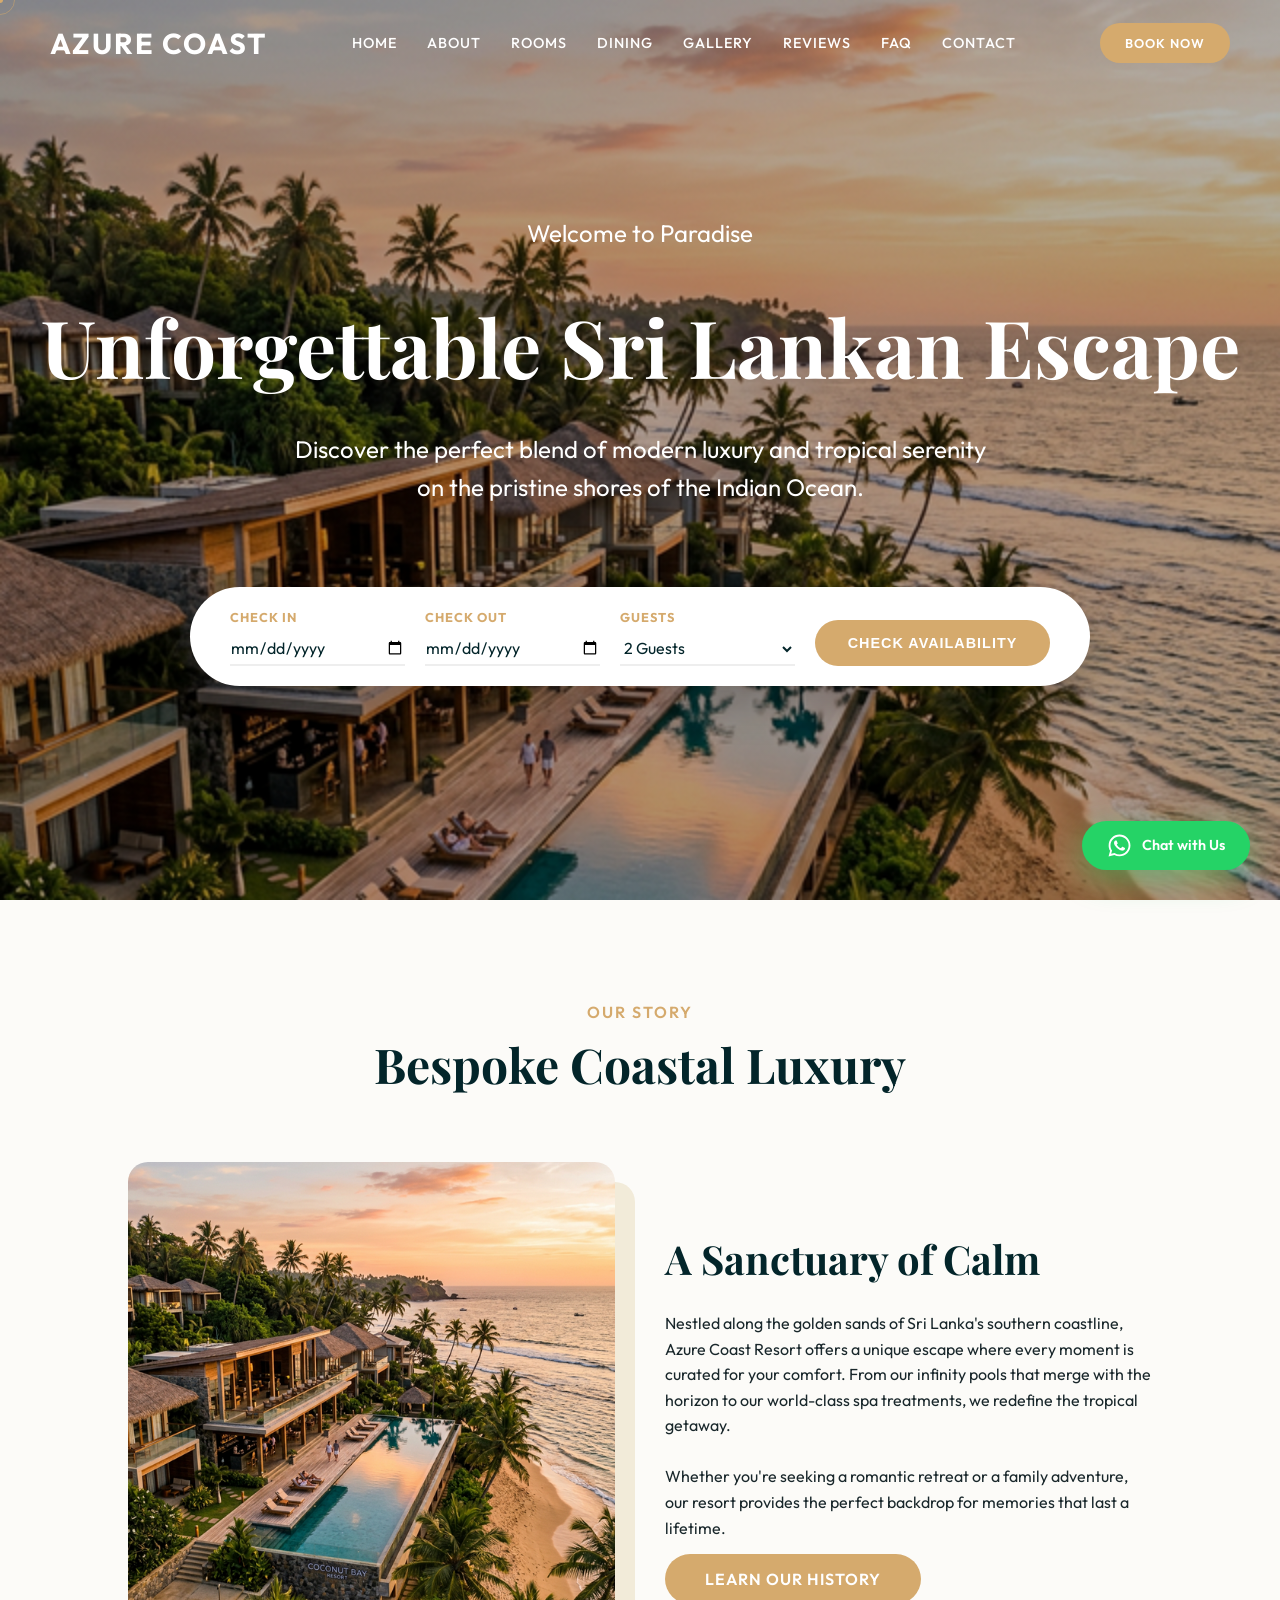
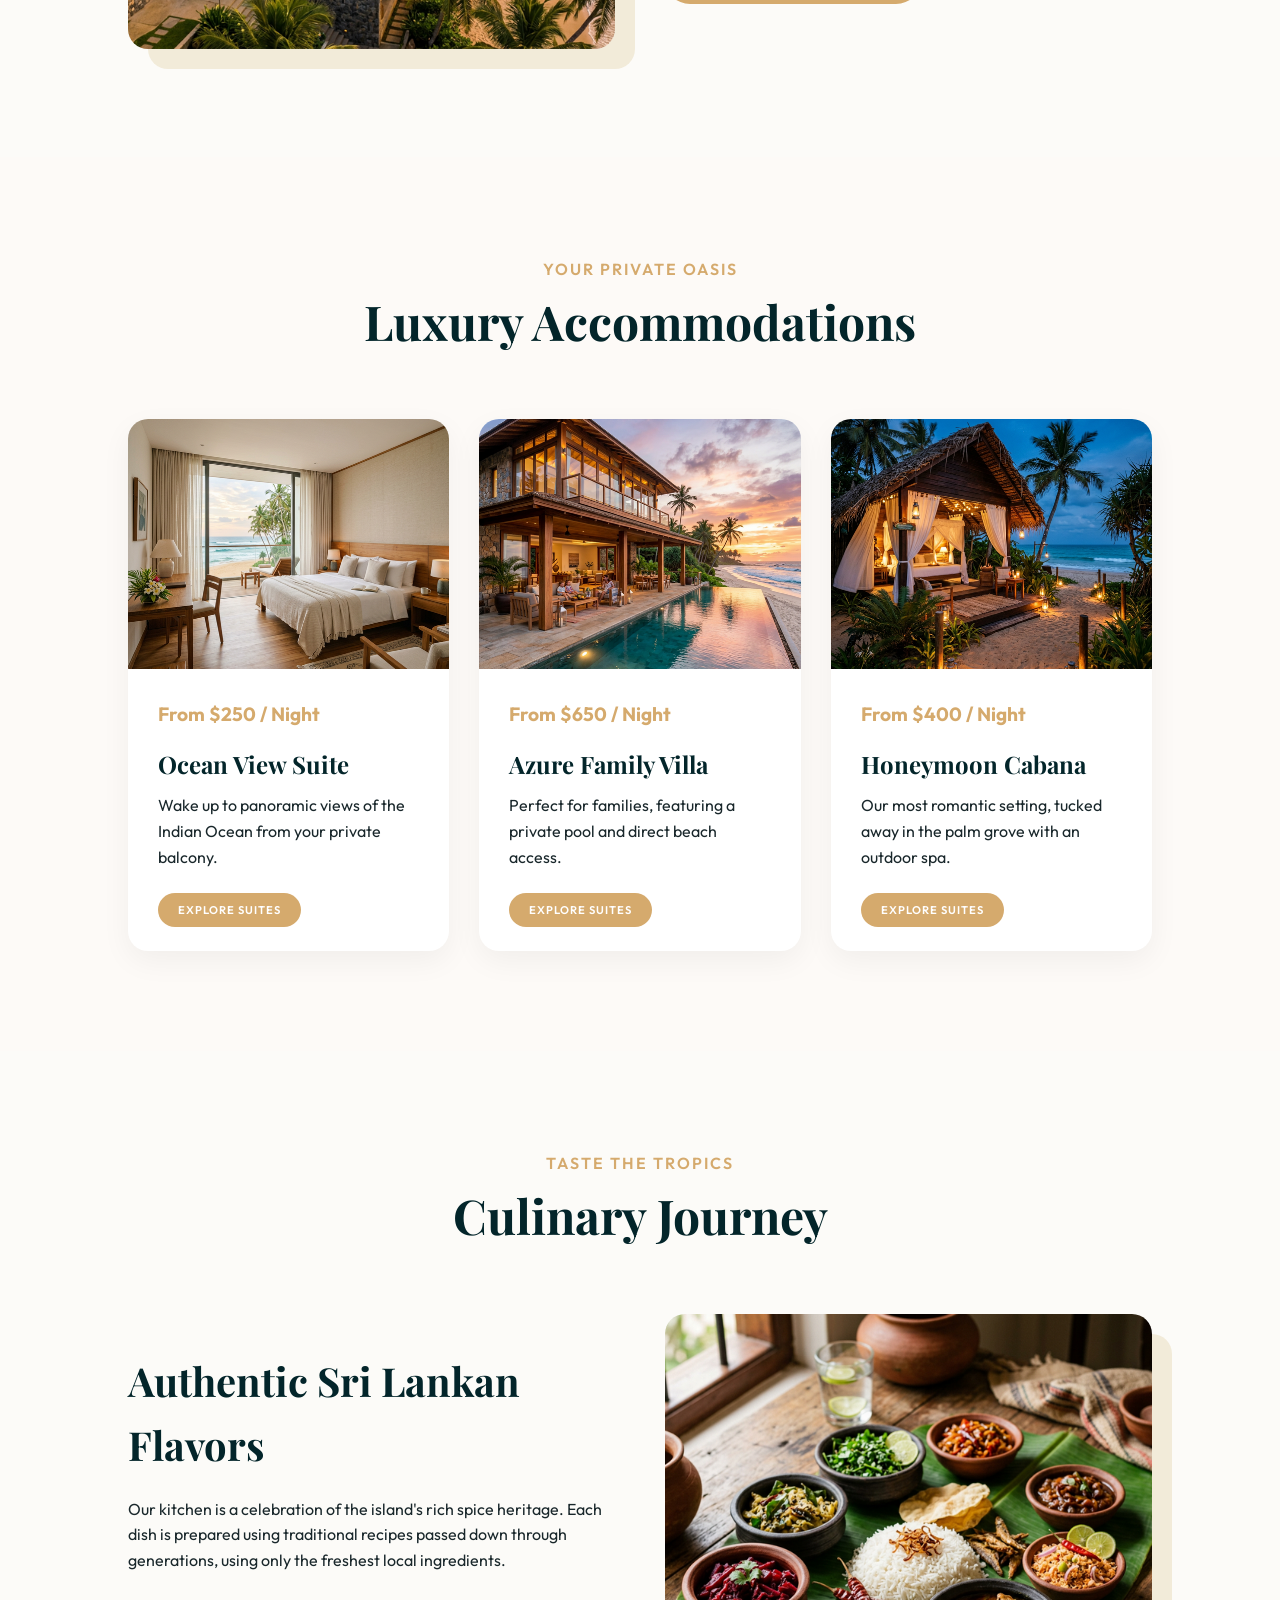
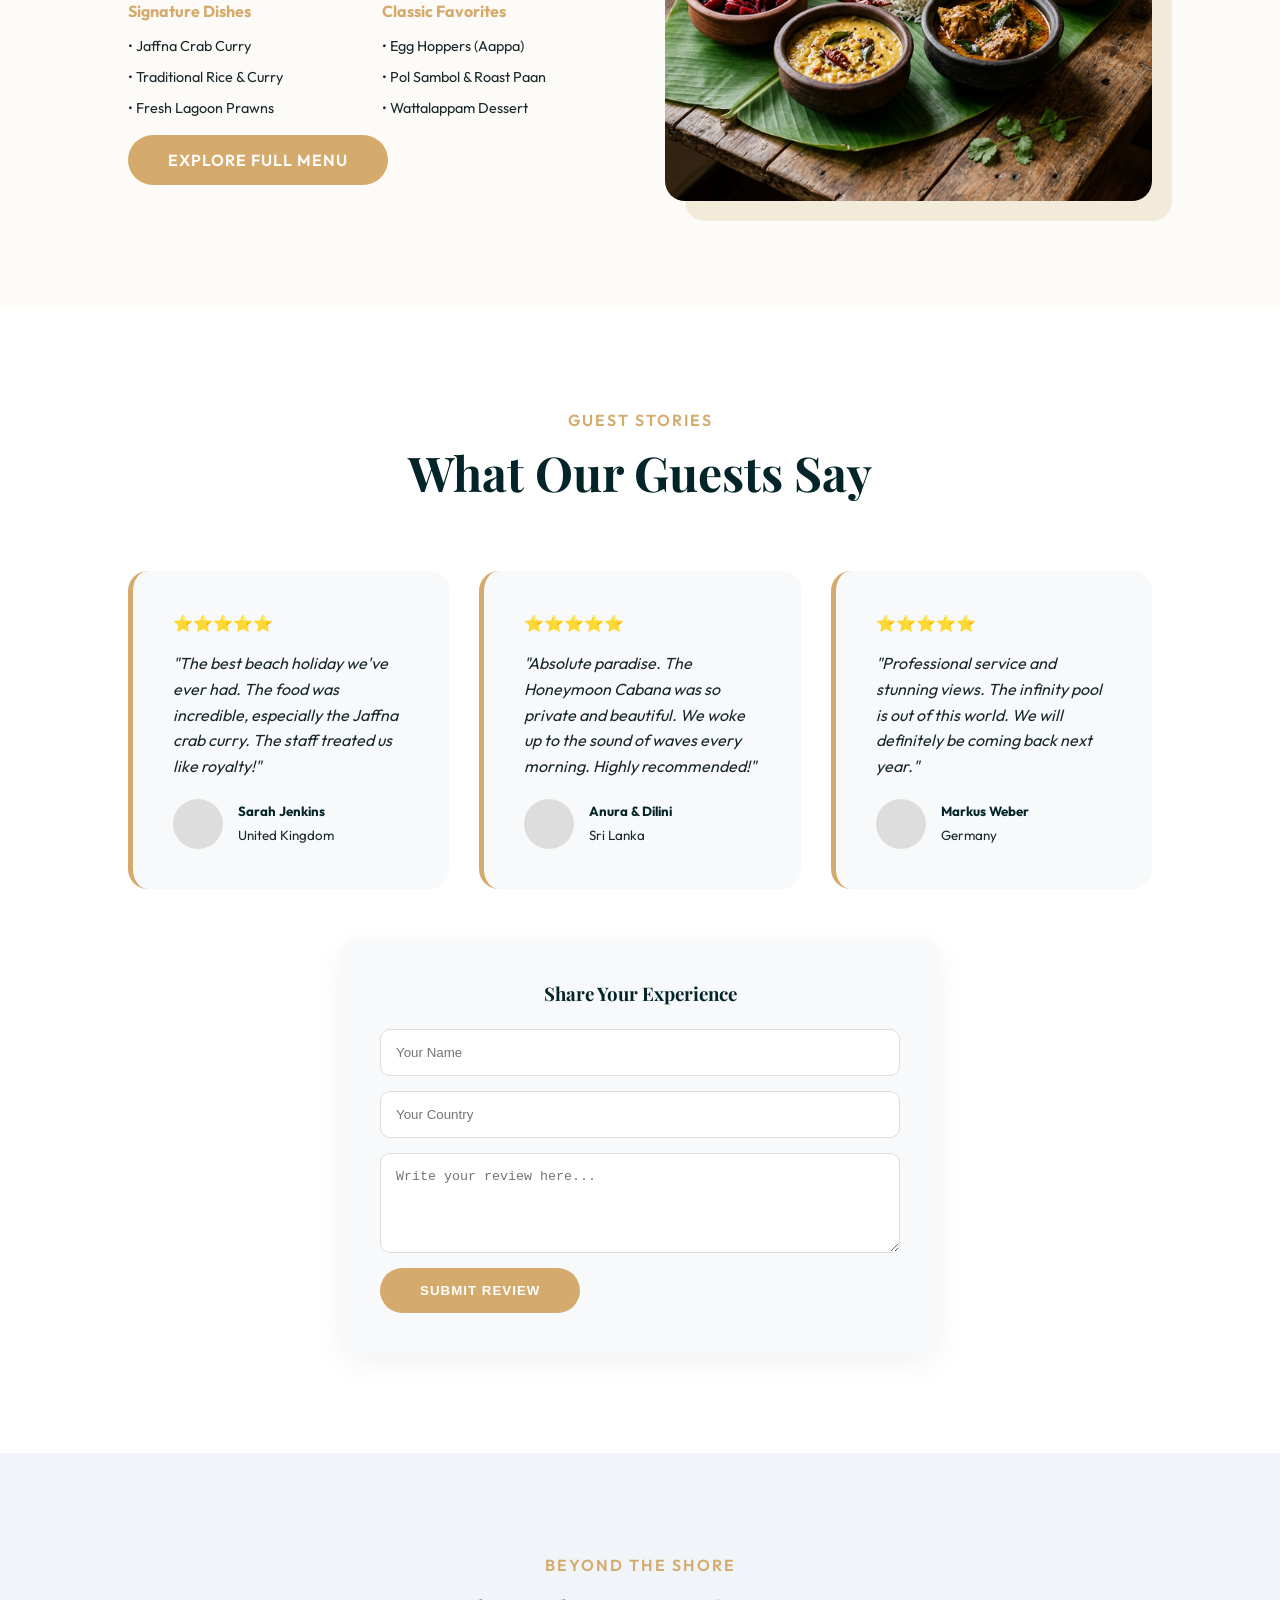
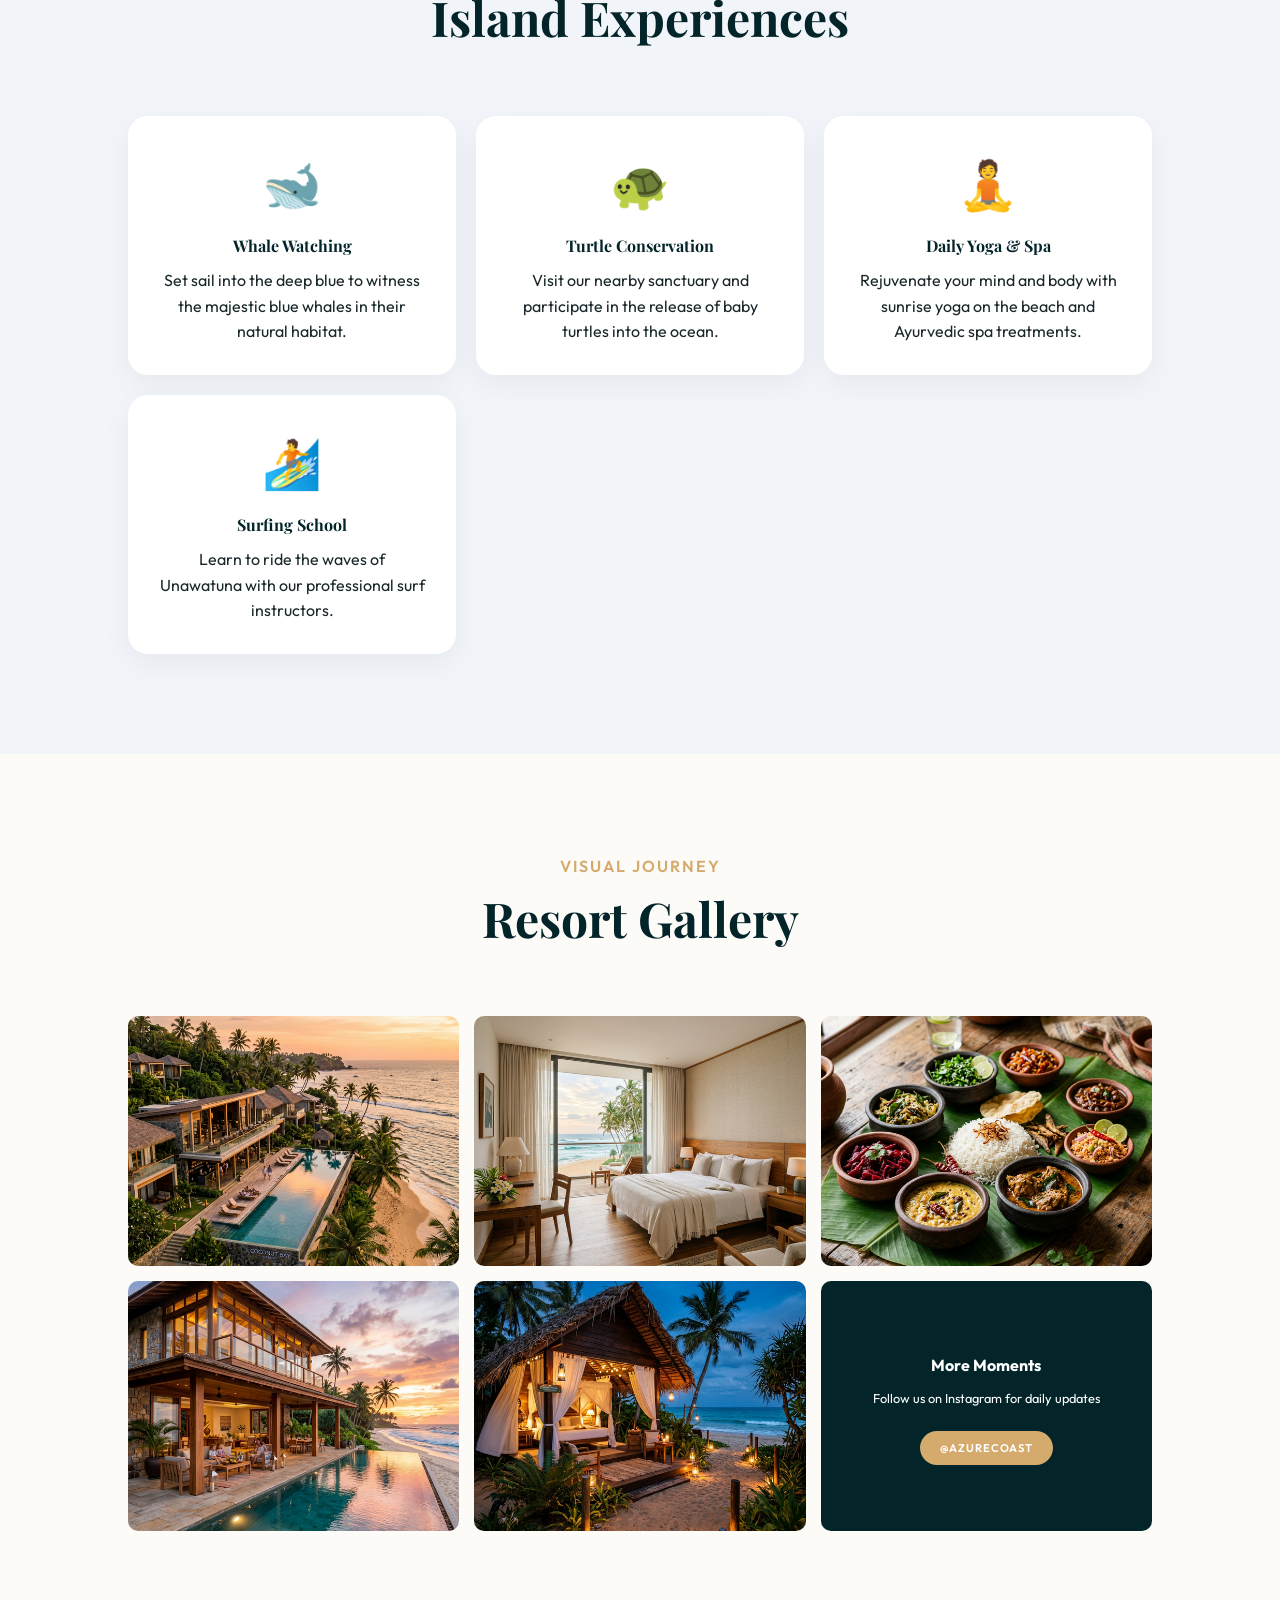
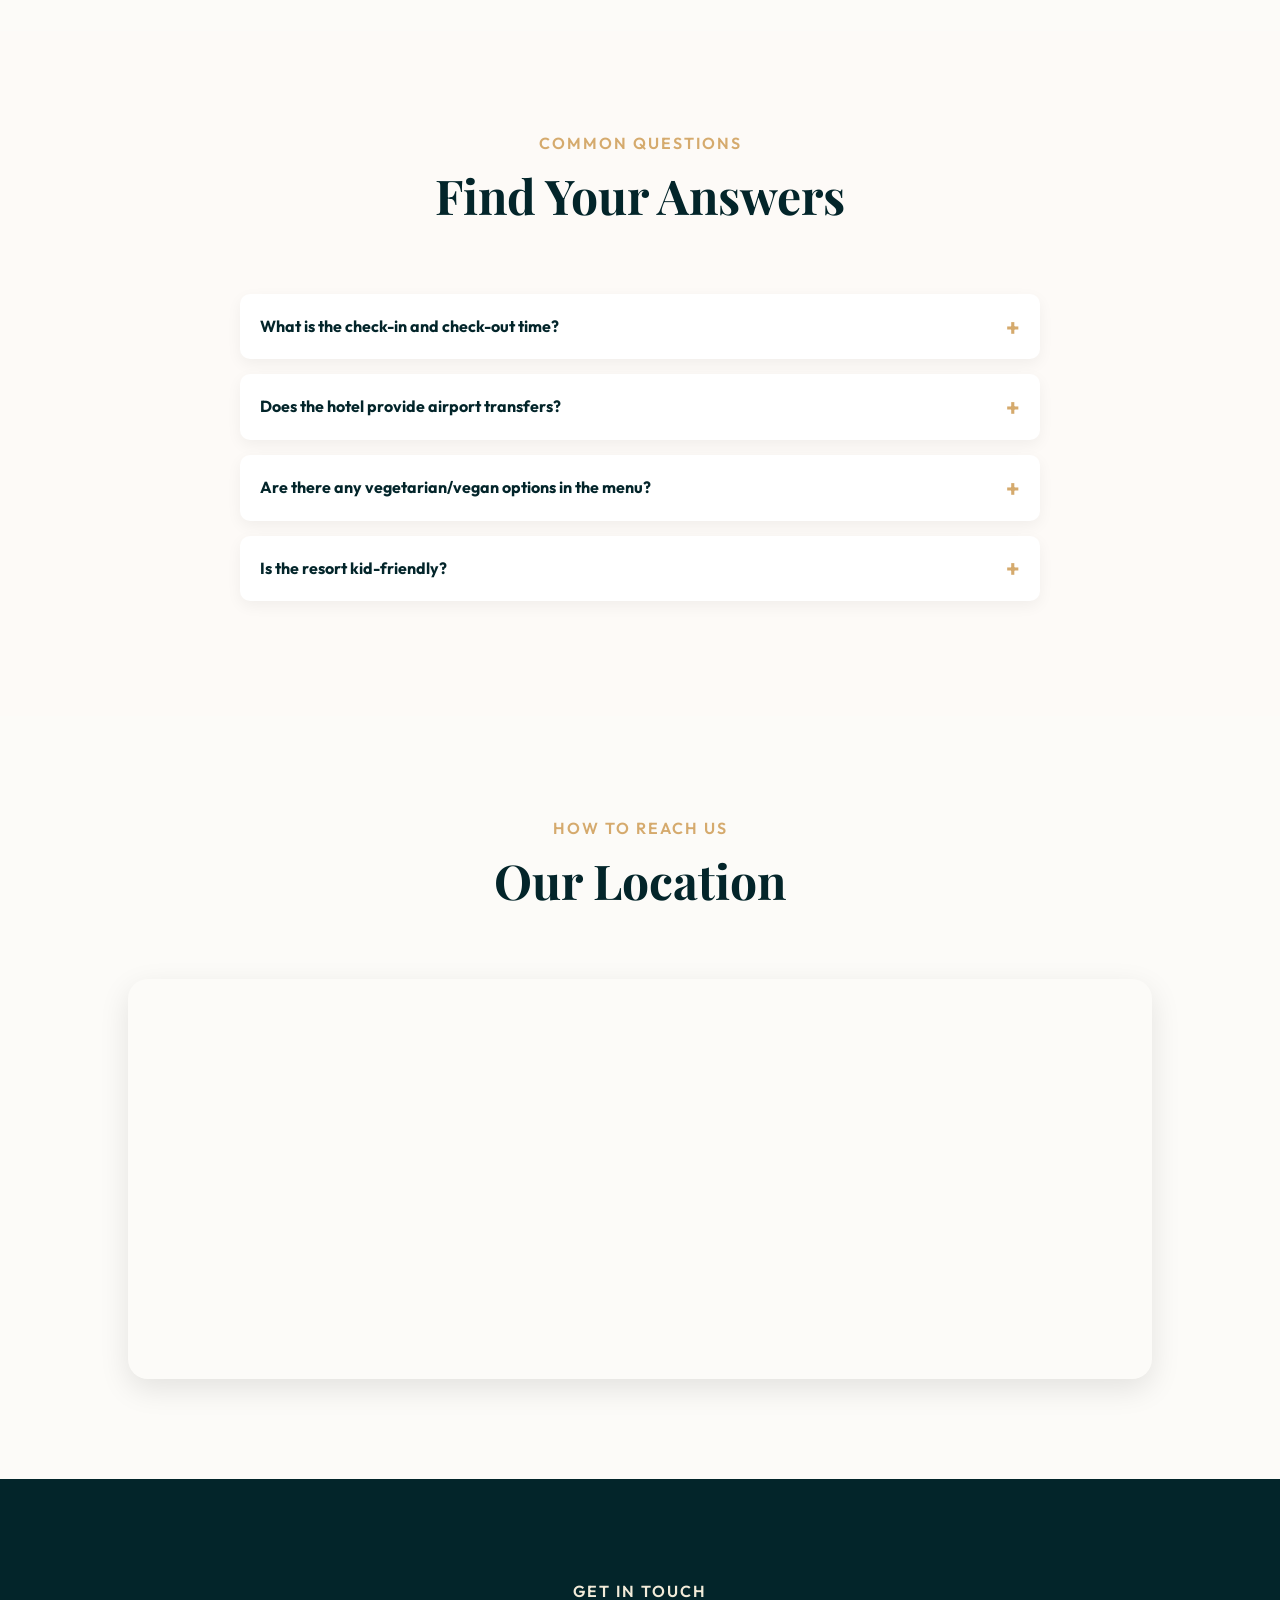
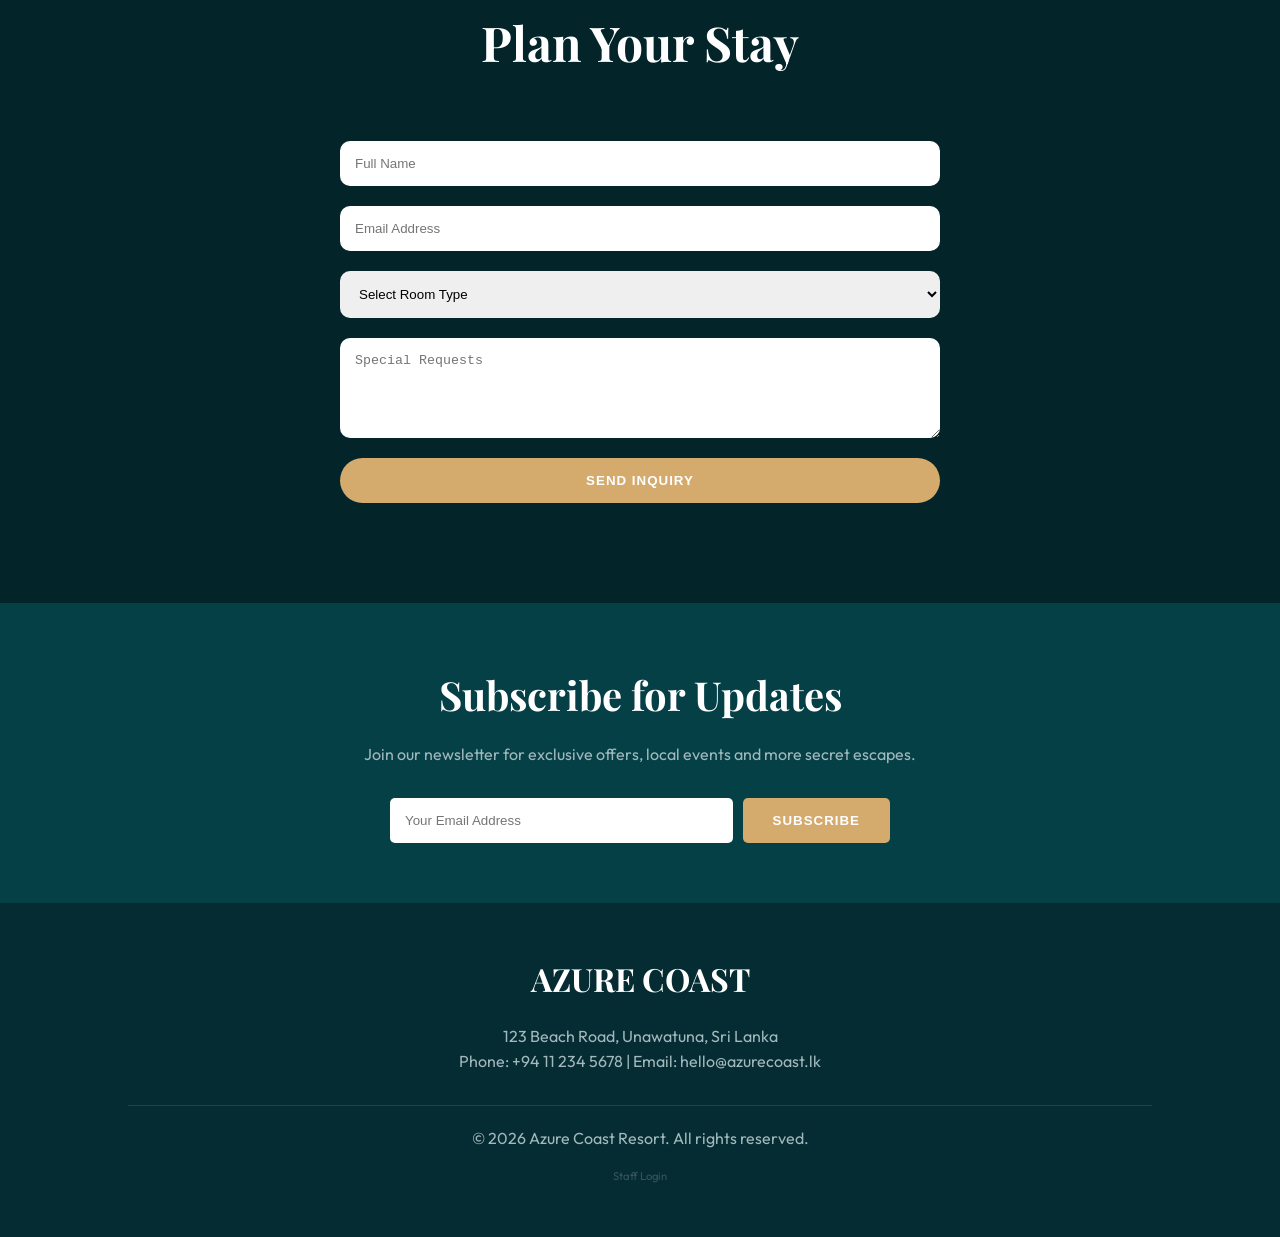
<file: index.html>
<!DOCTYPE html>
<html lang="en">

<head>
    <meta charset="UTF-8">
    <meta name="viewport" content="width=device-width, initial-scale=1.0">
    <title>Azure Coast Resort | Luxury Beach Hotel Sri Lanka | Best Resort in Unawatuna</title>
    <meta name="description"
        content="Experience ultimate luxury at Azure Coast Resort, a premier beach hotel in Sri Lanka. Stunning ocean views, fine dining, and world-class hospitality in Unawatuna. Book your dream vacation today.">
    <meta name="keywords"
        content="beach hotel Sri Lanka, luxury resort Unawatuna, Sri Lanka beach holiday, Azure Coast Resort, boutique hotel Sri Lanka, best hotel near Galle">
    <link rel="canonical" href="https://azurecoast.lk/index.html">

    <!-- Open Graph / Facebook -->
    <meta property="og:type" content="website">
    <meta property="og:url" content="https://azurecoast.lk/">
    <meta property="og:title" content="Azure Coast Resort | Luxury Beach Hotel Sri Lanka">
    <meta property="og:description"
        content="Experience ultimate luxury at Azure Coast Resort. Stunning ocean views, fine dining, and world-class hospitality in Unawatuna.">
    <meta property="og:image" content="https://azurecoast.lk/images/hero.png">

    <!-- Twitter -->
    <meta property="twitter:card" content="summary_large_image">
    <meta property="twitter:url" content="https://azurecoast.lk/">
    <meta property="twitter:title" content="Azure Coast Resort | Luxury Beach Hotel Sri Lanka">
    <meta property="twitter:description"
        content="Experience ultimate luxury at Azure Coast Resort. Stunning ocean views, fine dining, and world-class hospitality in Unawatuna.">
    <meta property="twitter:image" content="https://azurecoast.lk/images/hero.png">

    <link rel="stylesheet" href="css/index.css">

    <!-- Structured Data (JSON-LD) -->
    <script type="application/ld+json">
    {
      "@context": "https://schema.org",
      "@type": "Hotel",
      "name": "Azure Coast Resort",
      "description": "A premier luxury beach hotel in Unawatuna, Sri Lanka offering stunning ocean views and world-class dining.",
      "image": "https://azurecoast.lk/images/hero.png",
      "address": {
        "@type": "PostalAddress",
        "streetAddress": "123 Beach Road",
        "addressLocality": "Unawatuna",
        "addressRegion": "South",
        "postalCode": "80600",
        "addressCountry": "LK"
      },
      "geo": {
        "@type": "GeoCoordinates",
        "latitude": 6.0142,
        "longitude": 80.2486
      },
      "url": "https://azurecoast.lk",
      "telephone": "+94112345678",
      "starRating": {
        "@type": "Rating",
        "ratingValue": "5"
      }
    }
    </script>
</head>

<body>
    <!-- Premium Preloader -->
    <div id="preloader"
        style="position: fixed; top: 0; left: 0; width: 100%; height: 100%; background: var(--primary); z-index: 9999; display: flex; justify-content: center; align-items: center; transition: opacity 0.8s ease-out;">
        <div style="text-align: center;">
            <h2 class="serif"
                style="color: var(--secondary); font-size: 2.5rem; letter-spacing: 4px; animation: pulse 2s infinite;">
                AZURE COAST</h2>
            <div
                style="width: 50px; height: 2px; background: rgba(213, 170, 109, 0.3); margin: 20px auto; position: relative; overflow: hidden;">
                <div
                    style="position: absolute; top: 0; left: 0; height: 100%; width: 20px; background: var(--secondary); animation: slide 1.5s infinite ease-in-out;">
                </div>
            </div>
        </div>
    </div>

    <!-- Custom Cursor -->
    <div class="cursor-dot"></div>
    <div class="cursor-outline"></div>

    <nav id="navbar">
        <a href="index.html" class="logo">AZURE COAST</a>
        <ul class="nav-links">
            <li><a href="index.html">Home</a></li>
            <li><a href="index.html#about">About</a></li>
            <li><a href="rooms.html">Rooms</a></li>
            <li><a href="menu.html">Dining</a></li>
            <li><a href="index.html#gallery">Gallery</a></li>
            <li><a href="index.html#reviews">Reviews</a></li>
            <li><a href="index.html#faq">FAQ</a></li>
            <li><a href="index.html#contact">Contact</a></li>
        </ul>
        <div class="menu-btn">
            <span></span>
            <span></span>
            <span></span>
        </div>
        <a href="#contact" class="btn btn-primary" style="padding: 10px 25px; font-size: 0.8rem;">Book Now</a>
    </nav>

    <section id="home" class="hero">
        <p>Welcome to Paradise</p>
        <h1>Unforgettable Sri Lankan Escape</h1>
        <p>Discover the perfect blend of modern luxury and tropical serenity on the pristine shores of the Indian Ocean.
        </p>
        <!-- Famous Hotel Feature: Quick Booking Widget -->
        <div class="booking-widget-container">
            <form class="booking-widget" onsubmit="event.preventDefault(); alert('Redirecting to booking engine...');">
                <div class="booking-field">
                    <label>Check In</label>
                    <input type="date" required>
                </div>
                <div class="booking-field">
                    <label>Check Out</label>
                    <input type="date" required>
                </div>
                <div class="booking-field">
                    <label>Guests</label>
                    <select required>
                        <option value="1">1 Guest</option>
                        <option value="2" selected>2 Guests</option>
                        <option value="3">3 Guests</option>
                        <option value="4+">4+ Guests</option>
                    </select>
                </div>
                <button type="submit" class="btn btn-primary" style="padding: 15px 30px; font-size: 0.9rem;">Check
                    Availability</button>
            </form>
        </div>
    </section>

    <!-- Special Offers Section -->
    <section id="offers-section" style="background: white; display: none;">
        <div class="section-title">
            <h2>Exclusive Packages</h2>
            <p style="color:var(--secondary); font-weight:600; text-transform:uppercase; letter-spacing:2px;">Special
                deals for your perfect stay</p>
        </div>
        <div id="dynamic-offers"
            style="display: grid; grid-template-columns: repeat(auto-fit, minmax(300px, 1fr)); gap: 30px;">
            <!-- Offers loaded via JS -->
        </div>
    </section>

    <section id="about" class="reveal">
        <div class="section-title">
            <p>Our Story</p>
            <h2>Bespoke Coastal Luxury</h2>
        </div>
        <div class="about-grid">
            <div class="about-image reveal-left">
                <img src="images/hero.png" alt="Azure Coast Resort Exterior" class="hover-scale">
            </div>
            <div class="about-content reveal-right">
                <h3>A Sanctuary of Calm</h3>
                <p>Nestled along the golden sands of Sri Lanka's southern coastline, Azure Coast Resort offers a unique
                    escape where every moment is curated for your comfort. From our infinity pools that merge with the
                    horizon to our world-class spa treatments, we redefine the tropical getaway.</p>
                <br>
                <p>Whether you're seeking a romantic retreat or a family adventure, our resort provides the perfect
                    backdrop for memories that last a lifetime.</p>
                <br>
                <a href="#" class="btn btn-primary">Learn Our History</a>
            </div>
        </div>
    </section>

    <section id="rooms" class="reveal" style="background: #fdfaf7;">
        <div class="section-title">
            <p>Your Private Oasis</p>
            <h2>Luxury Accommodations</h2>
        </div>
        <div class="rooms-container" id="dynamic-rooms">
            <div class="room-card">
                <div class="room-img" style="background-image: url('images/suite.png');"></div>
                <div class="room-info">
                    <span class="room-price">From $250 / Night</span>
                    <h4>Ocean View Suite</h4>
                    <p>Wake up to panoramic views of the Indian Ocean from your private balcony.</p>
                    <br>
                    <a href="rooms.html" class="btn btn-primary" style="padding: 10px 20px; font-size: 0.7rem;">Explore
                        Suites</a>
                </div>
            </div>
            <div class="room-card">
                <div class="room-img" style="background-image: url('images/villa.png');"></div>
                <div class="room-info">
                    <span class="room-price">From $650 / Night</span>
                    <h4>Azure Family Villa</h4>
                    <p>Perfect for families, featuring a private pool and direct beach access.</p>
                    <br>
                    <a href="rooms.html" class="btn btn-primary" style="padding: 10px 20px; font-size: 0.7rem;">Explore
                        Suites</a>
                </div>
            </div>
            <div class="room-card">
                <div class="room-img" style="background-image: url('images/cabana.png');"></div>
                <div class="room-info">
                    <span class="room-price">From $400 / Night</span>
                    <h4>Honeymoon Cabana</h4>
                    <p>Our most romantic setting, tucked away in the palm grove with an outdoor spa.</p>
                    <br>
                    <a href="rooms.html" class="btn btn-primary" style="padding: 10px 20px; font-size: 0.7rem;">Explore
                        Suites</a>
                </div>
            </div>
        </div>
    </section>

    <section id="dining" class="reveal">
        <div class="section-title">
            <p>Taste the Tropics</p>
            <h2>Culinary Journey</h2>
        </div>
        <div class="about-grid">
            <div class="about-content reveal-left">
                <h3>Authentic Sri Lankan Flavors</h3>
                <p>Our kitchen is a celebration of the island's rich spice heritage. Each dish is prepared using
                    traditional recipes passed down through generations, using only the freshest local ingredients.</p>
                <br>
                <div class="dining-lists">
                    <div>
                        <h4 style="color: var(--secondary); margin-bottom: 10px;">Signature Dishes</h4>
                        <ul style="list-style: none; font-size: 0.9rem;">
                            <li style="margin-bottom: 8px;">• Jaffna Crab Curry</li>
                            <li style="margin-bottom: 8px;">• Traditional Rice & Curry</li>
                            <li style="margin-bottom: 8px;">• Fresh Lagoon Prawns</li>
                        </ul>
                    </div>
                    <div>
                        <h4 style="color: var(--secondary); margin-bottom: 10px;">Classic Favorites</h4>
                        <ul style="list-style: none; font-size: 0.9rem;">
                            <li style="margin-bottom: 8px;">• Egg Hoppers (Aappa)</li>
                            <li style="margin-bottom: 8px;">• Pol Sambol & Roast Paan</li>
                            <li style="margin-bottom: 8px;">• Wattalappam Dessert</li>
                        </ul>
                    </div>
                </div>
                <a href="menu.html" class="btn btn-primary">Explore Full Menu</a>
            </div>
            <div class="about-image reveal-right">
                <img src="images/food.png" alt="Traditional Sri Lankan Food" class="dining-img hover-scale">
            </div>
        </div>
    </section>

    <!-- Reviews Section -->
    <section id="reviews" class="reveal" style="background: #fff;">
        <div class="section-title">
            <p>Guest Stories</p>
            <h2>What Our Guests Say</h2>
        </div>
        <div id="dynamic-reviews"
            style="display: grid; grid-template-columns: repeat(auto-fit, minmax(300px, 1fr)); gap: 30px; margin-bottom: 50px;">
            <div
                style="background: #f8f9fa; padding: 40px; border-radius: 20px; border-left: 5px solid var(--secondary);">
                <div style="color: var(--secondary); margin-bottom: 15px;">⭐⭐⭐⭐⭐</div>
                <p style="font-style: italic; margin-bottom: 20px;">"The best beach holiday we've ever had. The food was
                    incredible, especially the Jaffna crab curry. The staff treated us like royalty!"</p>
                <div style="display: flex; align-items: center; gap: 15px;">
                    <div style="width: 50px; height: 50px; background: #ddd; border-radius: 50%;"></div>
                    <div>
                        <h5 style="color: var(--primary);">Sarah Jenkins</h5>
                        <small>United Kingdom</small>
                    </div>
                </div>
            </div>
            <div
                style="background: #f8f9fa; padding: 40px; border-radius: 20px; border-left: 5px solid var(--secondary);">
                <div style="color: var(--secondary); margin-bottom: 15px;">⭐⭐⭐⭐⭐</div>
                <p style="font-style: italic; margin-bottom: 20px;">"Absolute paradise. The Honeymoon Cabana was so
                    private and beautiful. We woke up to the sound of waves every morning. Highly recommended!"</p>
                <div style="display: flex; align-items: center; gap: 15px;">
                    <div style="width: 50px; height: 50px; background: #ddd; border-radius: 50%;"></div>
                    <div>
                        <h5 style="color: var(--primary);">Anura & Dilini</h5>
                        <small>Sri Lanka</small>
                    </div>
                </div>
            </div>
            <div
                style="background: #f8f9fa; padding: 40px; border-radius: 20px; border-left: 5px solid var(--secondary);">
                <div style="color: var(--secondary); margin-bottom: 15px;">⭐⭐⭐⭐⭐</div>
                <p style="font-style: italic; margin-bottom: 20px;">"Professional service and stunning views. The
                    infinity pool is out of this world. We will definitely be coming back next year."</p>
                <div style="display: flex; align-items: center; gap: 15px;">
                    <div style="width: 50px; height: 50px; background: #ddd; border-radius: 50%;"></div>
                    <div>
                        <h5 style="color: var(--primary);">Markus Weber</h5>
                        <small>Germany</small>
                    </div>
                </div>
            </div>
        </div>

        <div
            style="max-width: 600px; margin: 0 auto; background: #f8f9fa; padding: 40px; border-radius: 20px; box-shadow: 0 10px 30px rgba(0,0,0,0.05);">
            <h3 style="text-align: center; color: var(--primary); margin-bottom: 20px;">Share Your Experience</h3>
            <form id="review-form" style="display: flex; flex-direction: column; gap: 15px;">
                <input type="text" id="rev_name" placeholder="Your Name"
                    style="padding: 15px; border-radius: 10px; border: 1px solid #ddd;" required>
                <input type="text" id="rev_country" placeholder="Your Country"
                    style="padding: 15px; border-radius: 10px; border: 1px solid #ddd;" required>
                <textarea id="rev_text" placeholder="Write your review here..."
                    style="padding: 15px; border-radius: 10px; border: 1px solid #ddd; height: 100px;"
                    required></textarea>
                <button type="submit" class="btn btn-primary" style="align-self: flex-start;">Submit Review</button>
            </form>
        </div>
    </section>

    <section id="experiences" class="reveal" style="background: #f1f5f9;">
        <div class="section-title">
            <p>Beyond the Shore</p>
            <h2>Island Experiences</h2>
        </div>
        <div style="display: grid; grid-template-columns: repeat(auto-fit, minmax(250px, 1fr)); gap: 20px;">
            <div class="stagger-item"
                style="background: white; padding: 30px; border-radius: 20px; text-align: center; box-shadow: 0 10px 30px rgba(0,0,0,0.05);">
                <div class="float-element" style="font-size: 3rem; margin-bottom: 10px;">🐋</div>
                <h4 style="font-family: 'Playfair Display', serif; color: var(--primary); margin-bottom: 10px;">Whale
                    Watching</h4>
                <p>Set sail into the deep blue to witness the majestic blue whales in their natural habitat.</p>
            </div>
            <div class="stagger-item"
                style="background: white; padding: 30px; border-radius: 20px; text-align: center; box-shadow: 0 10px 30px rgba(0,0,0,0.05);">
                <div class="float-element" style="font-size: 3rem; margin-bottom: 10px;" style="animation-delay: 0.5s;">
                    🐢</div>
                <h4 style="font-family: 'Playfair Display', serif; color: var(--primary); margin-bottom: 10px;">Turtle
                    Conservation</h4>
                <p>Visit our nearby sanctuary and participate in the release of baby turtles into the ocean.</p>
            </div>
            <div class="stagger-item"
                style="background: white; padding: 30px; border-radius: 20px; text-align: center; box-shadow: 0 10px 30px rgba(0,0,0,0.05);">
                <div class="float-element" style="font-size: 3rem; margin-bottom: 10px;" style="animation-delay: 1s;">🧘
                </div>
                <h4 style="font-family: 'Playfair Display', serif; color: var(--primary); margin-bottom: 10px;">Daily
                    Yoga & Spa</h4>
                <p>Rejuvenate your mind and body with sunrise yoga on the beach and Ayurvedic spa treatments.</p>
            </div>
            <div class="stagger-item"
                style="background: white; padding: 30px; border-radius: 20px; text-align: center; box-shadow: 0 10px 30px rgba(0,0,0,0.05);">
                <div class="float-element" style="font-size: 3rem; margin-bottom: 10px;" style="animation-delay: 1.5s;">
                    🏄</div>
                <h4 style="font-family: 'Playfair Display', serif; color: var(--primary); margin-bottom: 10px;">Surfing
                    School</h4>
                <p>Learn to ride the waves of Unawatuna with our professional surf instructors.</p>
            </div>
        </div>
    </section>

    <section id="gallery" class="reveal">
        <div class="section-title">
            <p>Visual Journey</p>
            <h2>Resort Gallery</h2>
        </div>
        <div class="gallery-grid" id="dynamic-gallery">
            <div class="gallery-item"><img src="images/hero.png" alt="Azure Coast Resort Entrance"></div>
            <div class="gallery-item"><img src="images/suite.png" alt="Luxury Ocean View Suite Interior"></div>
            <div class="gallery-item"><img src="images/food.png" alt="Exquisite Dining Experience"></div>
            <div class="gallery-item"><img src="images/villa.png" alt="Family Villa with Private Pool"></div>
            <div class="gallery-item"><img src="images/cabana.png" alt="Honeymoon Cabana at Sunset"></div>
            <div class="gallery-item"
                style="background: var(--primary); display: flex; align-items: center; justify-content: center; border-radius: 10px; color: white; text-align: center; padding: 20px;">
                <div>
                    <h4 style="margin-bottom: 10px;">More Moments</h4>
                    <p style="font-size: 0.8rem;">Follow us on Instagram for daily updates</p>
                    <br>
                    <a href="#" class="btn btn-primary" style="padding: 10px 20px; font-size: 0.7rem;">@azurecoast</a>
                </div>
            </div>
        </div>
    </section>

    <section id="faq" class="reveal" style="background: #fdfaf7;">
        <div class="section-title">
            <p>Common Questions</p>
            <h2>Find Your Answers</h2>
        </div>
        <div class="faq-container" style="max-width: 800px; margin: 0 auto;">
            <div class="faq-item">
                <div class="faq-question">What is the check-in and check-out time?</div>
                <div class="faq-answer">Check-in time is from 2:00 PM, and check-out time is until 12:00 PM. Early
                    check-in or late check-out is subject to availability.</div>
            </div>
            <div class="faq-item">
                <div class="faq-question">Does the hotel provide airport transfers?</div>
                <div class="faq-answer">Yes, we provide luxury airport transfers from Bandaranaike International Airport
                    (BIA). Please contact us with your flight details to arrange a pickup.</div>
            </div>
            <div class="faq-item">
                <div class="faq-question">Are there any vegetarian/vegan options in the menu?</div>
                <div class="faq-answer">Absolutely! Our menu features a wide variety of authentic Sri Lankan vegetarian
                    and vegan dishes prepared with fresh local ingredients.</div>
            </div>
            <div class="faq-item">
                <div class="faq-question">Is the resort kid-friendly?</div>
                <div class="faq-answer">Yes, we are very family-oriented. Our Family Villa is perfect for kids, and we
                    offer a range of activities and kids' menus.</div>
            </div>
        </div>
    </section>

    <section id="location" class="reveal">
        <div class="section-title">
            <p>How to Reach Us</p>
            <h2>Our Location</h2>
        </div>
        <div class="map-container"
            style="border-radius: 20px; overflow: hidden; height: 400px; box-shadow: 0 10px 30px rgba(0,0,0,0.1);">
            <iframe
                src="https://www.google.com/maps/embed?pb=!1m18!1m12!1m3!1d15873.344403603417!2d80.24075459385966!3d6.014264654313271!2m3!1f0!2f0!3f0!3m2!1i1024!2i768!4f13.1!3m3!1m2!1s0x3ae172f3a61f52d9%3A0x6b499e19d20c58e4!2sUnawatuna%20Beach!5e0!3m2!1sen!2slk!4v1710594248542!5m2!1sen!2slk"
                width="100%" height="100%" style="border:0;" allowfullscreen="" loading="lazy"
                referrerpolicy="no-referrer-when-downgrade">
            </iframe>
        </div>
    </section>

    <section id="contact" class="reveal" style="background: var(--primary); color: white;">
        <div class="section-title">
            <p style="color: var(--accent);">Get In Touch</p>
            <h2 style="color: white;">Plan Your Stay</h2>
        </div>
        <div style="max-width: 600px; margin: 0 auto;">
            <form id="contact-form" style="display: flex; flex-direction: column; gap: 20px;">
                <input type="text" id="contact_name" placeholder="Full Name"
                    style="padding: 15px; border-radius: 10px; border: none;" required>
                <input type="email" id="contact_email" placeholder="Email Address"
                    style="padding: 15px; border-radius: 10px; border: none;" required>
                <select id="contact_room" style="padding: 15px; border-radius: 10px; border: none;">
                    <option value="">Select Room Type</option>
                    <option value="suite">Ocean View Suite</option>
                    <option value="penthouse">Panorama Penthouse</option>
                    <option value="deluxe">Garden Deluxe</option>
                </select>
                <textarea id="contact_message" placeholder="Special Requests"
                    style="padding: 15px; border-radius: 10px; border: none; height: 100px;"></textarea>
                <button type="submit" class="btn btn-primary">Send Inquiry</button>
            </form>
        </div>
    </section>

    <!-- Newsletter Section -->
    <section class="reveal" style="background: #064047; padding: 60px 10%; color: white; text-align: center;">
        <h2 style="font-family: 'Playfair Display', serif; font-size: 2.5rem; margin-bottom: 15px;">Subscribe for
            Updates</h2>
        <p style="color: #a1b8bc; margin-bottom: 30px;">Join our newsletter for exclusive offers, local events and more
            secret escapes.</p>
        <form id="newsletterForm"
            style="display: flex; justify-content: center; gap: 10px; max-width: 500px; margin: 0 auto; flex-wrap: wrap;">
            <input type="email" placeholder="Your Email Address" required
                style="flex-grow: 1; padding: 15px; border-radius: 5px; border: none; min-width: 250px;">
            <button type="submit" class="btn"
                style="background: var(--secondary); color: white; border: none; padding: 15px 30px; font-weight: bold; border-radius: 5px;">Subscribe</button>
        </form>
    </section>

    <footer style="padding: 50px 10%; background: #052c32; color: #a1b8bc; text-align: center;">
        <h3 class="serif" style="color: white; font-size: 2rem; margin-bottom: 20px;">AZURE COAST</h3>
        <p>123 Beach Road, Unawatuna, Sri Lanka</p>
        <p>Phone: +94 11 234 5678 | Email: hello@azurecoast.lk</p>
        <div style="margin-top: 30px; border-top: 1px solid rgba(255,255,255,0.1); padding-top: 20px;">
            <p>&copy; 2026 Azure Coast Resort. All rights reserved.</p>
            <p style="margin-top: 10px;"><a href="login.html"
                    style="color: rgba(255,255,255,0.2); text-decoration: none; font-size: 0.7rem;">Staff Login</a></p>
        </div>
    </footer>

    <!-- WhatsApp Floating Button -->
    <a href="https://wa.me/94112345678" class="whatsapp-btn" target="_blank" aria-label="Chat on WhatsApp">
        <svg viewBox="0 0 448 512" width="25" height="25" fill="white">
            <path
                d="M380.9 97.1C339 55.1 283.2 32 223.9 32c-122.4 0-222 99.6-222 222 0 39.1 10.2 77.3 29.6 111L0 480l117.7-30.9c32.4 17.7 68.9 27 106.1 27h.1c122.3 0 224.1-99.6 224.1-222 0-59.3-25.2-115-67.1-157zm-157 341.6c-33.2 0-65.7-8.9-94-25.7l-6.7-4-69.8 18.3L72 359.2l-4.4-7c-18.5-29.4-28.2-63.3-28.2-98.2 0-101.7 82.8-184.5 184.6-184.5 49.3 0 95.6 19.2 130.4 54.1 34.8 34.9 56.2 81.2 56.1 130.5 0 101.8-84.9 184.6-186.6 184.6zm101.2-138.2c-5.5-2.8-32.8-16.2-37.9-18-5.1-1.9-8.8-2.8-12.5 2.8-3.7 5.6-14.3 18-17.6 21.8-3.2 3.7-6.5 4.2-12 1.4-5.5-2.8-23.2-8.5-44.2-27.2-16.4-14.6-27.4-32.7-30.6-38.2-3.2-5.6-.3-8.6 2.5-11.3 2.5-2.5 5.6-6.5 8.3-9.7 2.8-3.3 3.7-5.6 5.5-9.3 1.8-3.7 .9-6.9-.5-9.7-1.4-2.8-12.5-30.1-17.1-41.2-4.5-10.8-9.1-9.3-12.5-9.5-3.2-.2-6.9-.2-10.6-.2-3.7 0-9.7 1.4-14.8 6.9-5.1 5.6-19.4 19-19.4 46.3 0 27.3 19.9 53.7 22.6 57.4 2.8 3.7 39.1 59.7 94.8 83.8 13.2 5.8 23.5 9.2 31.6 11.8 13.3 4.2 25.4 3.6 35 2.2 10.7-1.6 32.8-13.4 37.4-26.4 4.6-13 4.6-24.1 3.2-26.4-1.3-2.5-5-3.9-10.5-6.6z" />
        </svg>
        <span>Chat with Us</span>
    </a>

    <script src="js/index.js?v=3.0"></script>
</body>

</html>
</file>
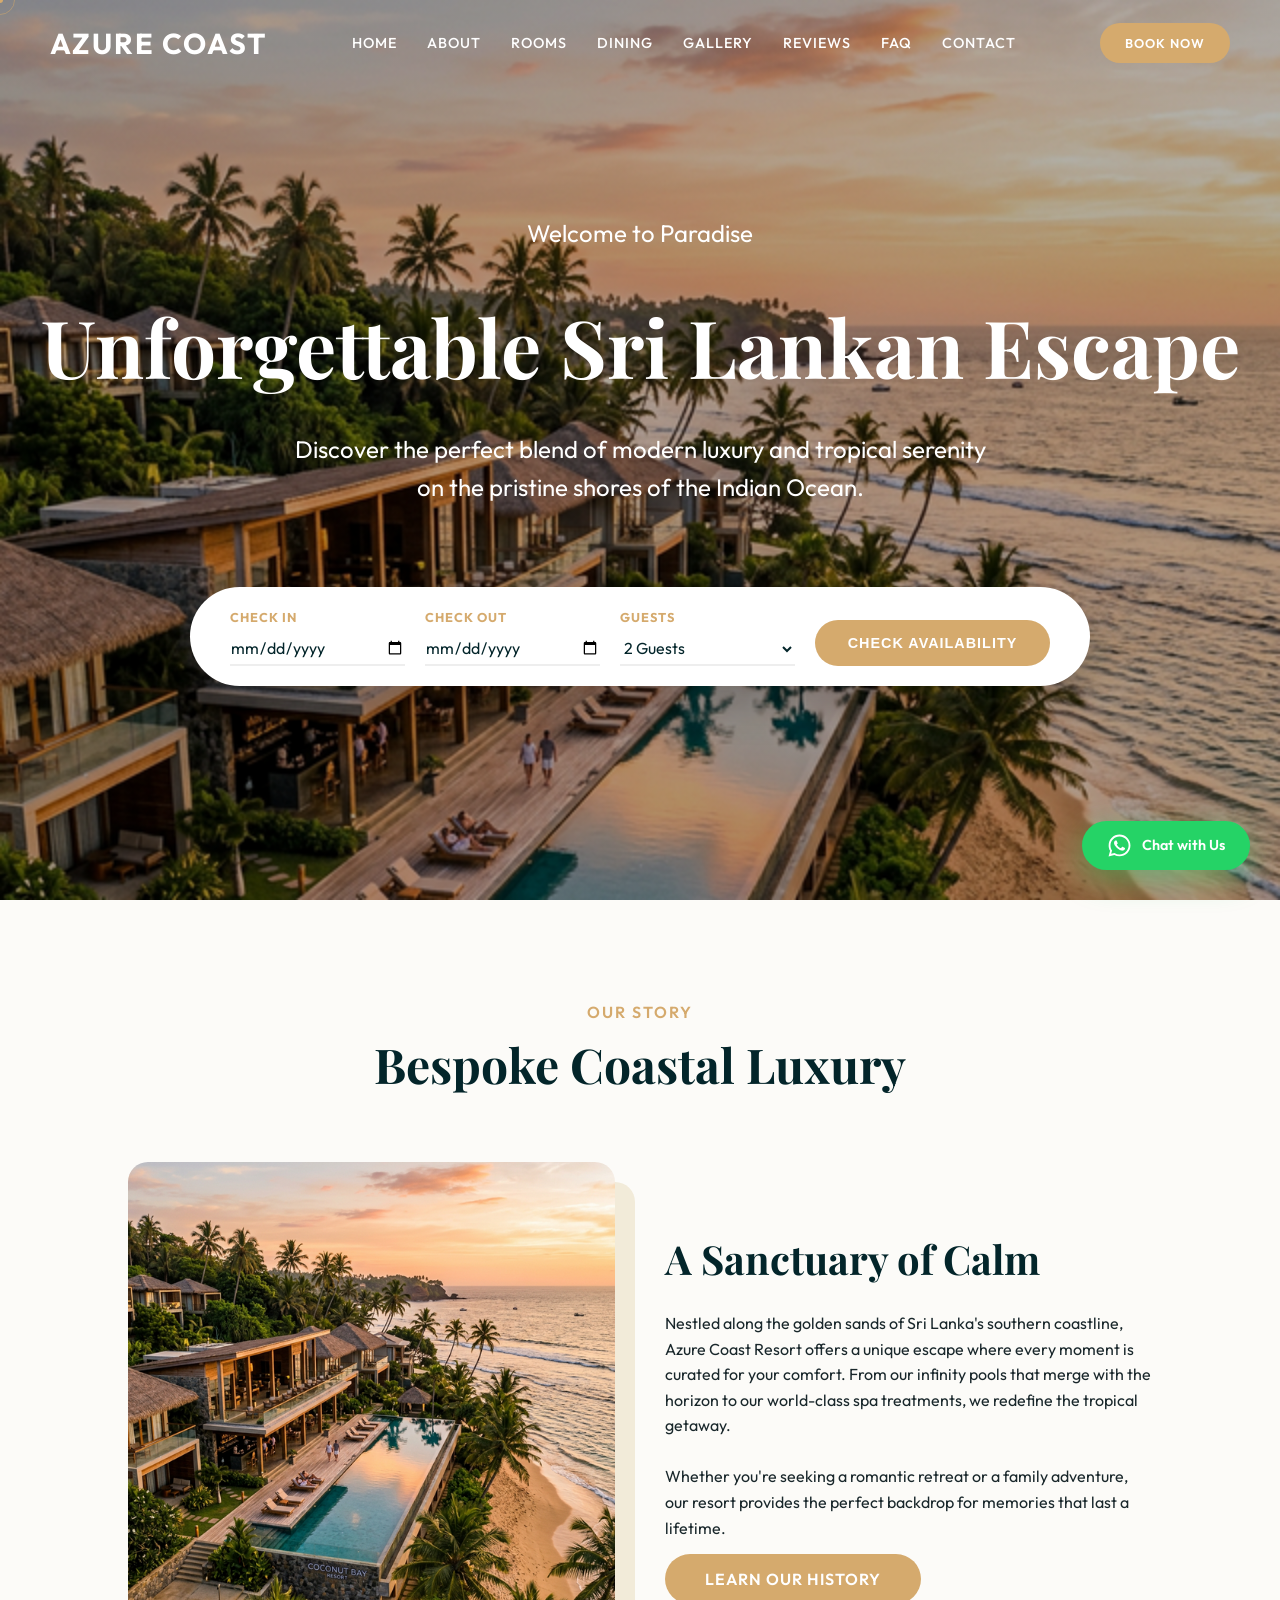
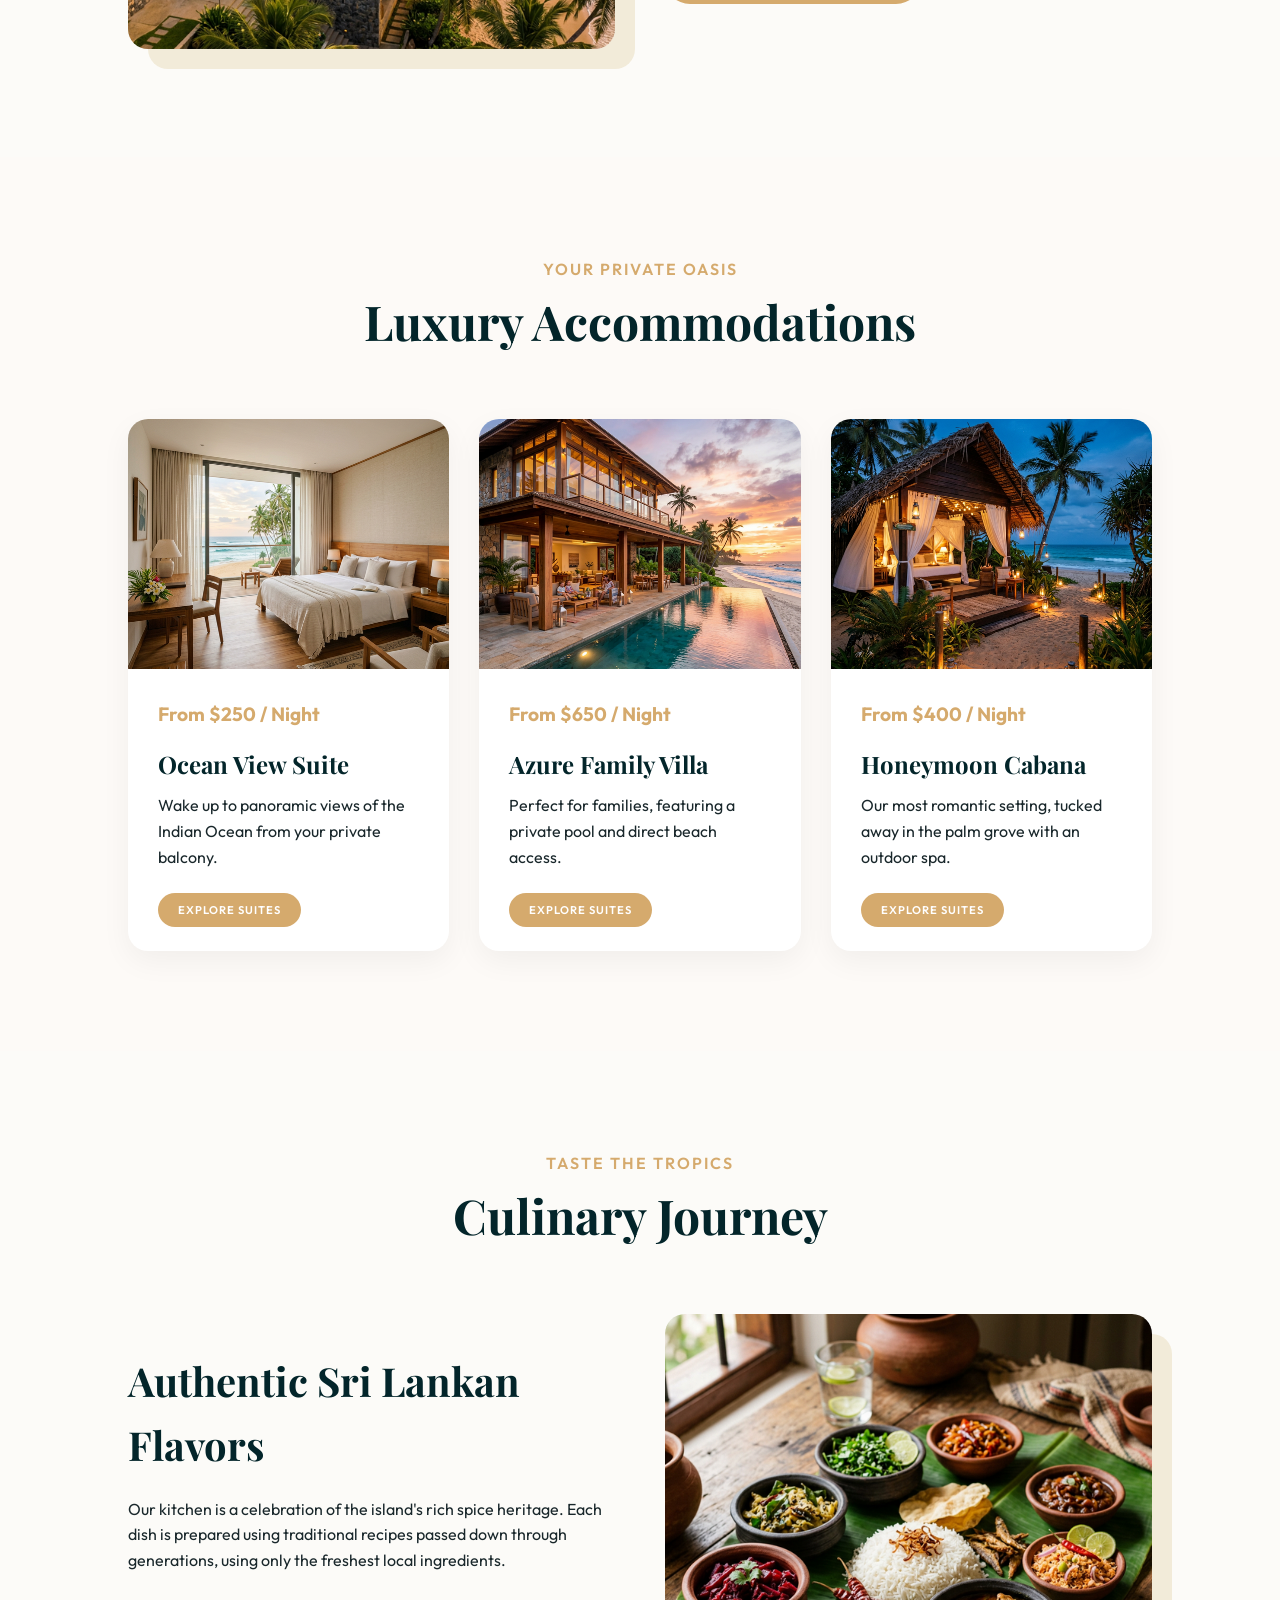
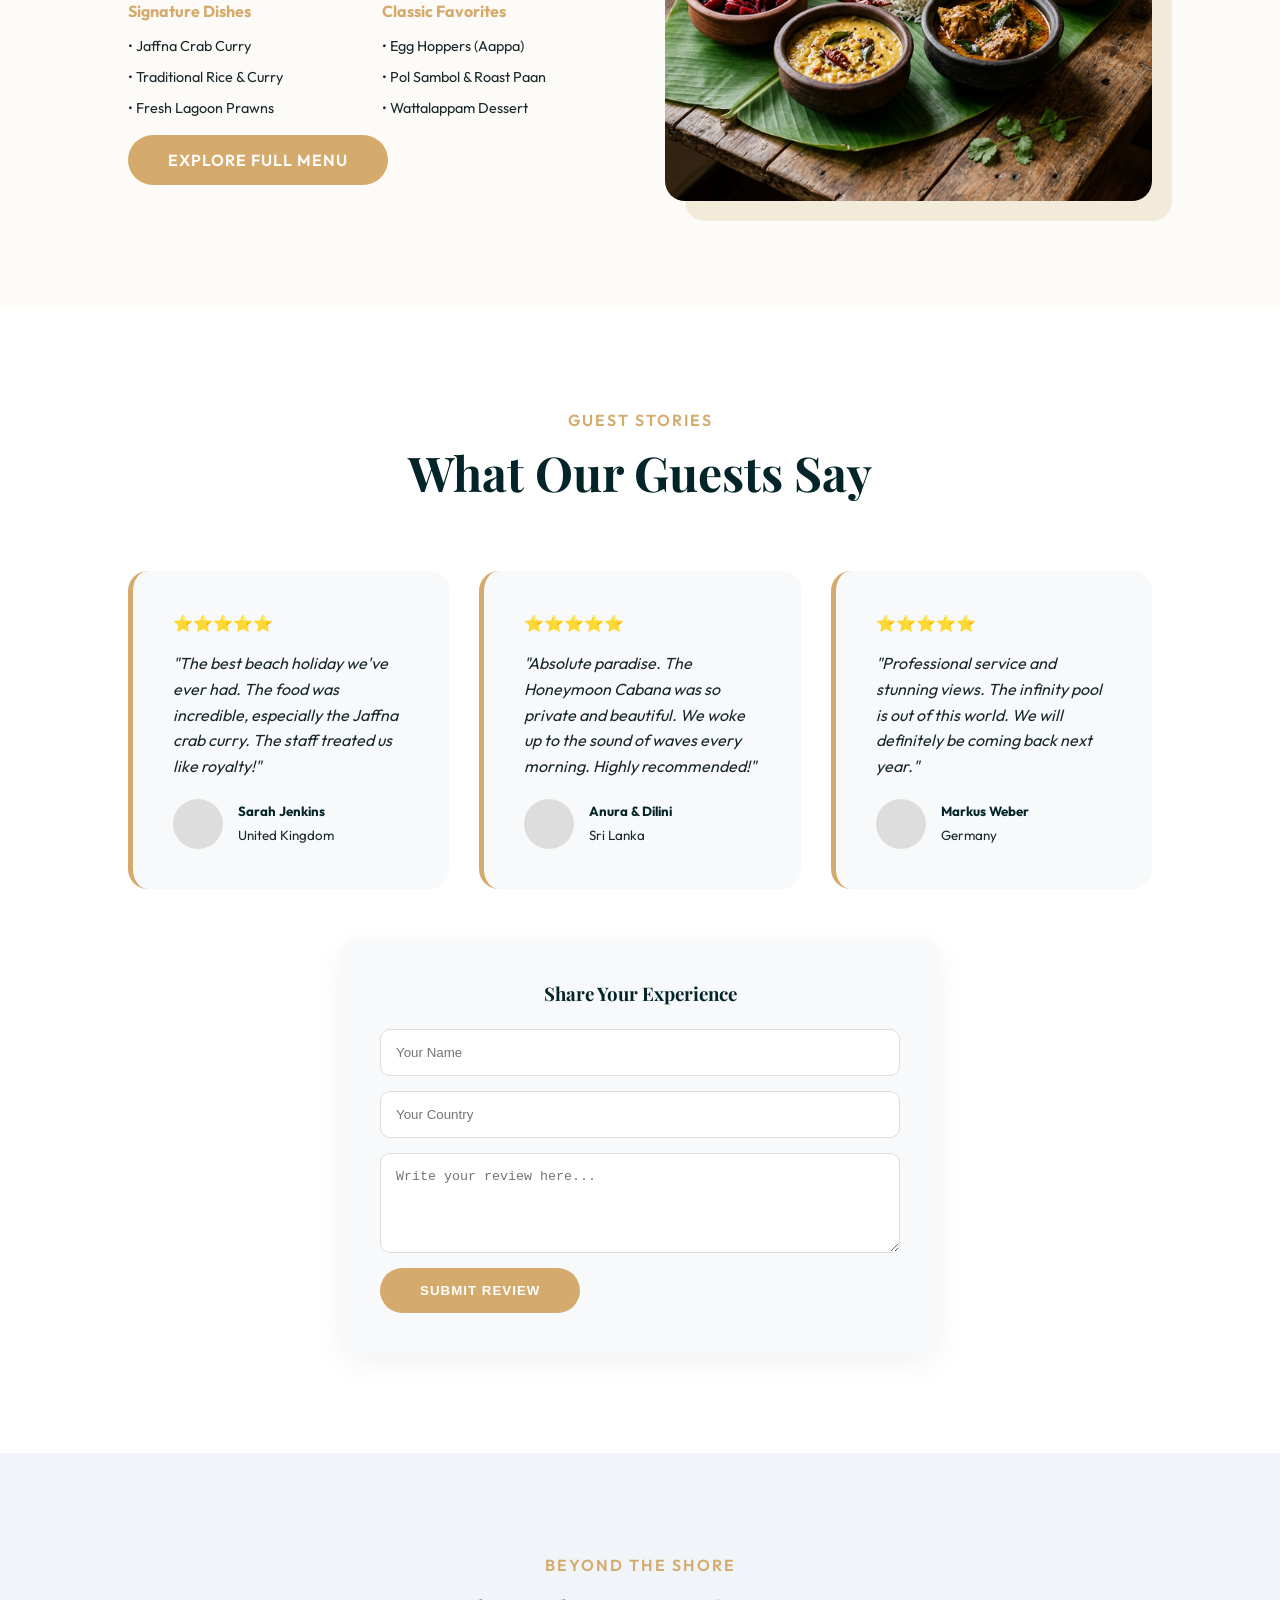
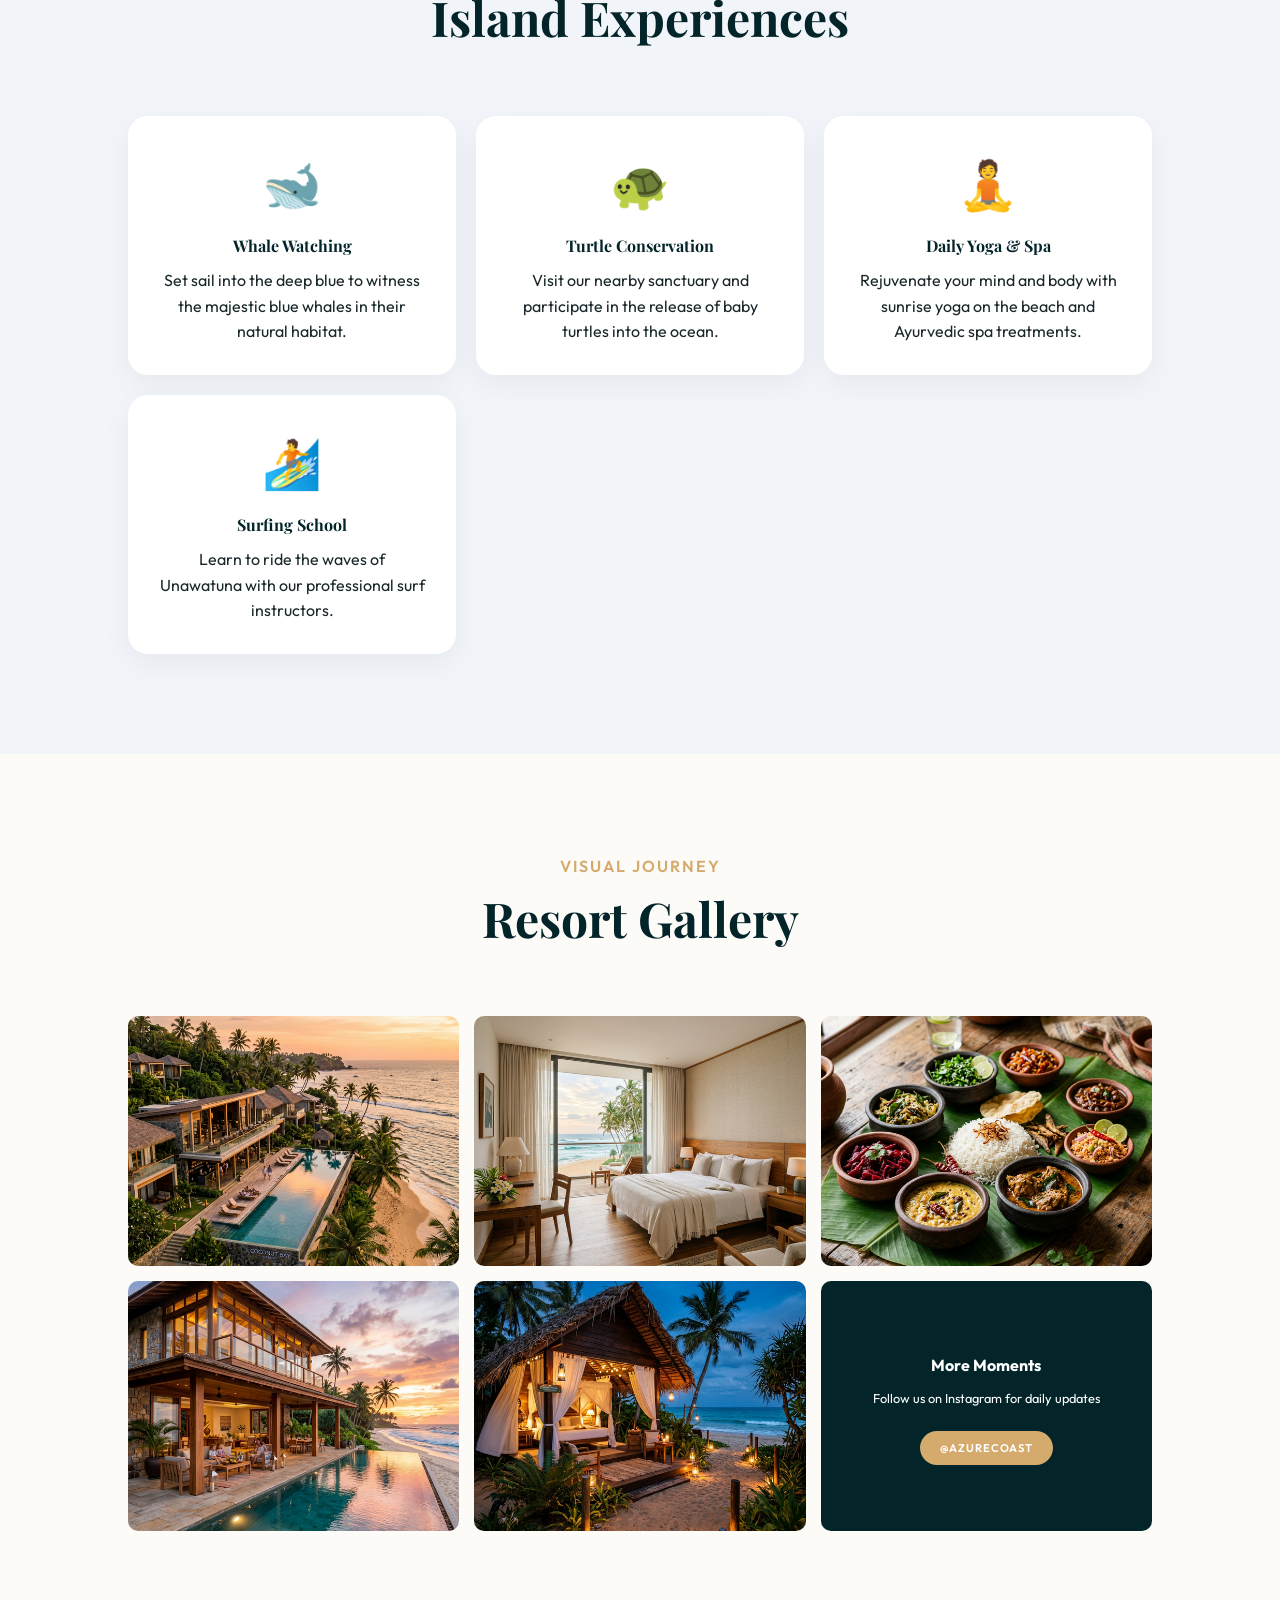
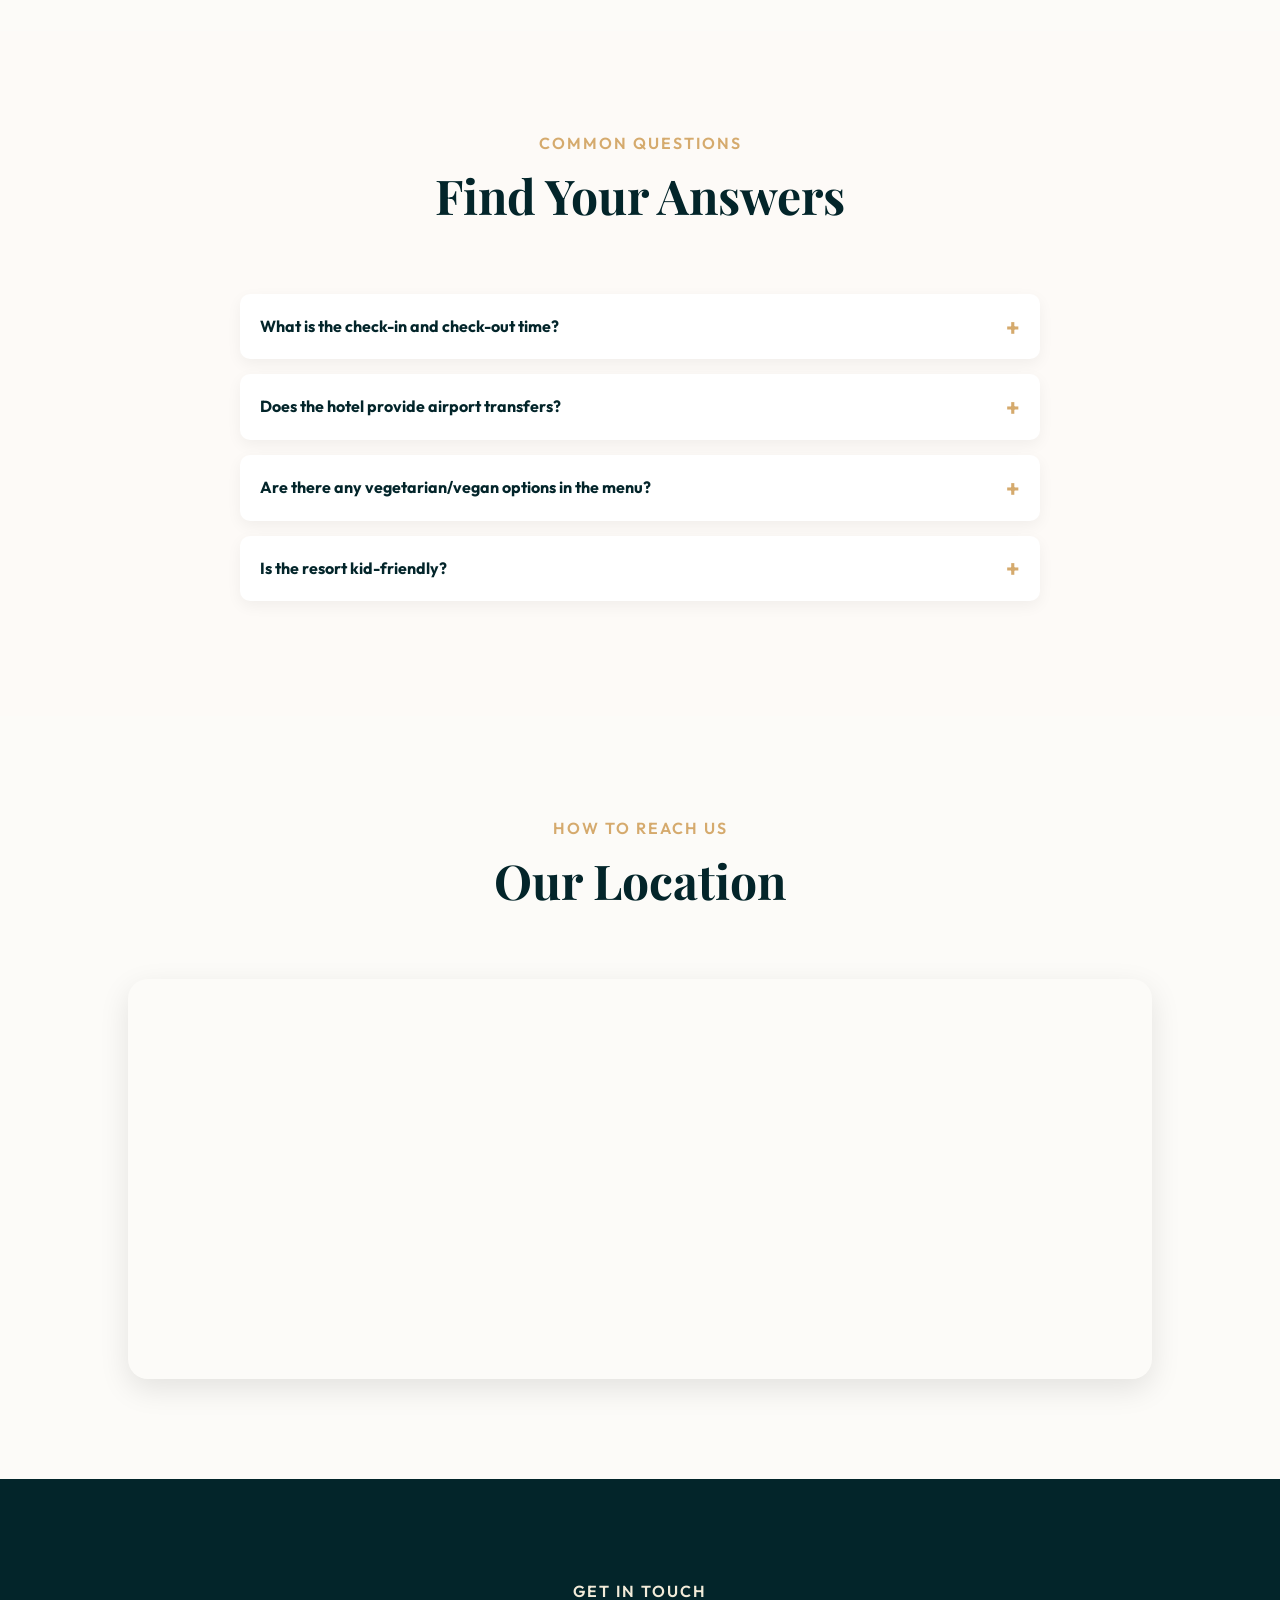
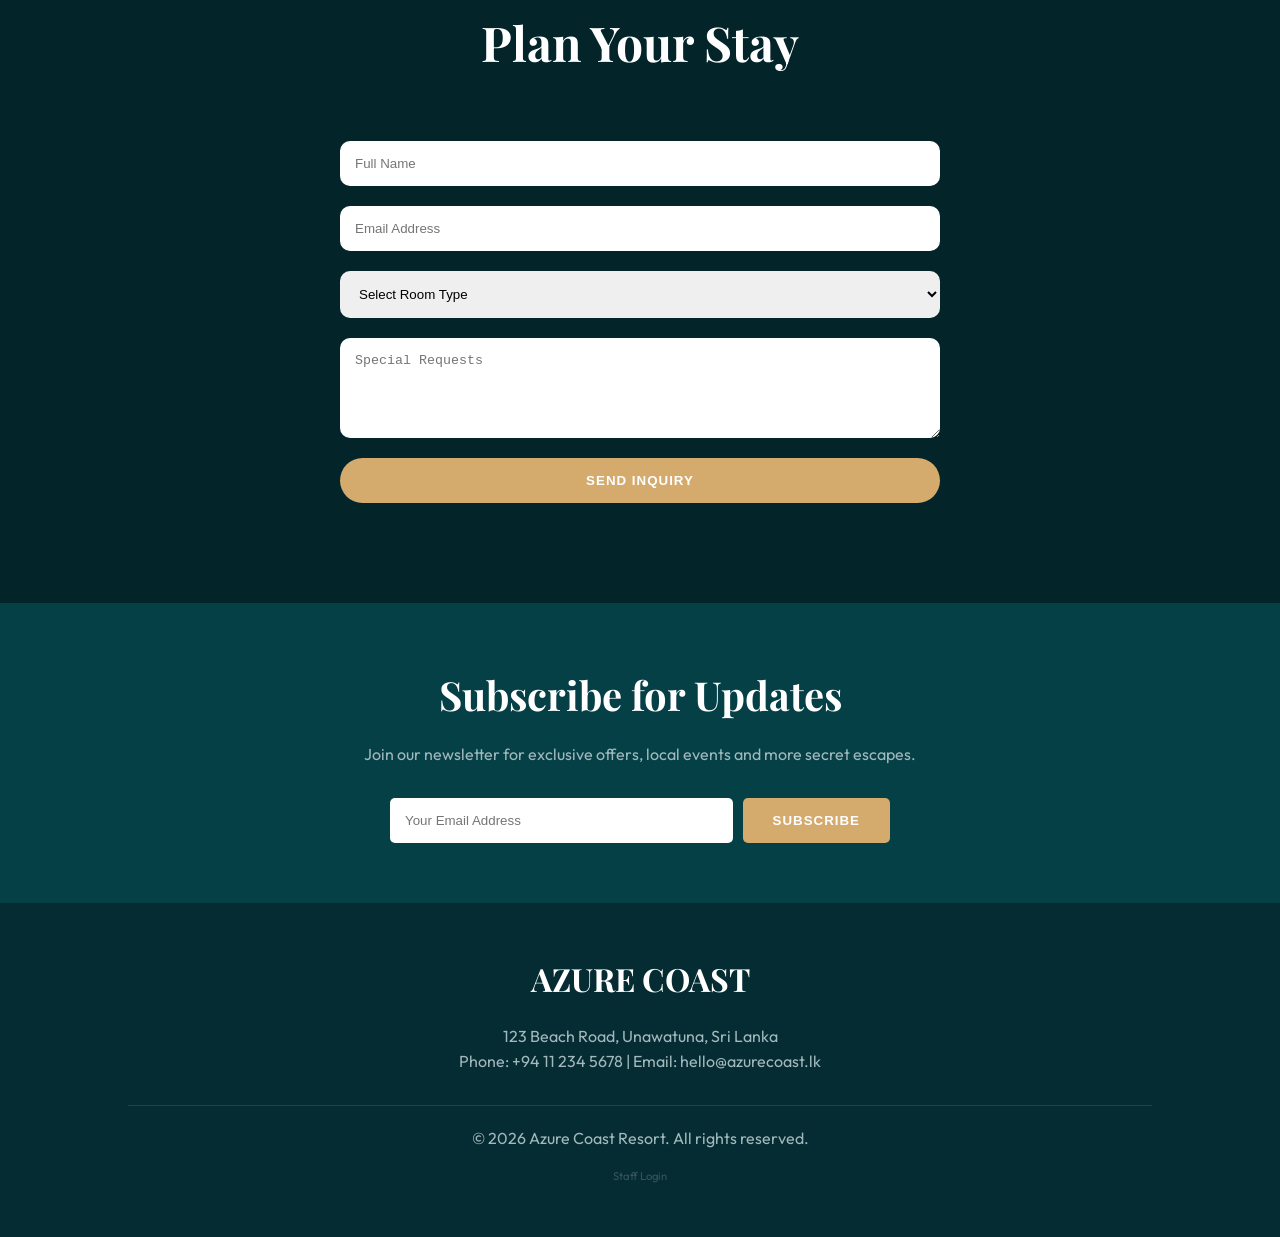
<file: target/classes/static/index.html>
<!DOCTYPE html>
<html lang="en">

<head>
    <meta charset="UTF-8">
    <meta name="viewport" content="width=device-width, initial-scale=1.0">
    <title>Azure Coast Resort | Luxury Beach Hotel Sri Lanka | Best Resort in Unawatuna</title>
    <meta name="description"
        content="Experience ultimate luxury at Azure Coast Resort, a premier beach hotel in Sri Lanka. Stunning ocean views, fine dining, and world-class hospitality in Unawatuna. Book your dream vacation today.">
    <meta name="keywords"
        content="beach hotel Sri Lanka, luxury resort Unawatuna, Sri Lanka beach holiday, Azure Coast Resort, boutique hotel Sri Lanka, best hotel near Galle">
    <link rel="canonical" href="https://azurecoast.lk/index.html">

    <!-- Open Graph / Facebook -->
    <meta property="og:type" content="website">
    <meta property="og:url" content="https://azurecoast.lk/">
    <meta property="og:title" content="Azure Coast Resort | Luxury Beach Hotel Sri Lanka">
    <meta property="og:description"
        content="Experience ultimate luxury at Azure Coast Resort. Stunning ocean views, fine dining, and world-class hospitality in Unawatuna.">
    <meta property="og:image" content="https://azurecoast.lk/images/hero.png">

    <!-- Twitter -->
    <meta property="twitter:card" content="summary_large_image">
    <meta property="twitter:url" content="https://azurecoast.lk/">
    <meta property="twitter:title" content="Azure Coast Resort | Luxury Beach Hotel Sri Lanka">
    <meta property="twitter:description"
        content="Experience ultimate luxury at Azure Coast Resort. Stunning ocean views, fine dining, and world-class hospitality in Unawatuna.">
    <meta property="twitter:image" content="https://azurecoast.lk/images/hero.png">

    <link rel="stylesheet" href="css/index.css">

    <!-- Structured Data (JSON-LD) -->
    <script type="application/ld+json">
    {
      "@context": "https://schema.org",
      "@type": "Hotel",
      "name": "Azure Coast Resort",
      "description": "A premier luxury beach hotel in Unawatuna, Sri Lanka offering stunning ocean views and world-class dining.",
      "image": "https://azurecoast.lk/images/hero.png",
      "address": {
        "@type": "PostalAddress",
        "streetAddress": "123 Beach Road",
        "addressLocality": "Unawatuna",
        "addressRegion": "South",
        "postalCode": "80600",
        "addressCountry": "LK"
      },
      "geo": {
        "@type": "GeoCoordinates",
        "latitude": 6.0142,
        "longitude": 80.2486
      },
      "url": "https://azurecoast.lk",
      "telephone": "+94112345678",
      "starRating": {
        "@type": "Rating",
        "ratingValue": "5"
      }
    }
    </script>
</head>

<body>
    <!-- Premium Preloader -->
    <div id="preloader"
        style="position: fixed; top: 0; left: 0; width: 100%; height: 100%; background: var(--primary); z-index: 9999; display: flex; justify-content: center; align-items: center; transition: opacity 0.8s ease-out;">
        <div style="text-align: center;">
            <h2 class="serif"
                style="color: var(--secondary); font-size: 2.5rem; letter-spacing: 4px; animation: pulse 2s infinite;">
                AZURE COAST</h2>
            <div
                style="width: 50px; height: 2px; background: rgba(213, 170, 109, 0.3); margin: 20px auto; position: relative; overflow: hidden;">
                <div
                    style="position: absolute; top: 0; left: 0; height: 100%; width: 20px; background: var(--secondary); animation: slide 1.5s infinite ease-in-out;">
                </div>
            </div>
        </div>
    </div>

    <!-- Custom Cursor -->
    <div class="cursor-dot"></div>
    <div class="cursor-outline"></div>

    <nav id="navbar">
        <a href="index.html" class="logo">AZURE COAST</a>
        <ul class="nav-links">
            <li><a href="index.html">Home</a></li>
            <li><a href="index.html#about">About</a></li>
            <li><a href="rooms.html">Rooms</a></li>
            <li><a href="menu.html">Dining</a></li>
            <li><a href="index.html#gallery">Gallery</a></li>
            <li><a href="index.html#reviews">Reviews</a></li>
            <li><a href="index.html#faq">FAQ</a></li>
            <li><a href="index.html#contact">Contact</a></li>
        </ul>
        <div class="menu-btn">
            <span></span>
            <span></span>
            <span></span>
        </div>
        <a href="#contact" class="btn btn-primary" style="padding: 10px 25px; font-size: 0.8rem;">Book Now</a>
    </nav>

    <section id="home" class="hero">
        <p>Welcome to Paradise</p>
        <h1>Unforgettable Sri Lankan Escape</h1>
        <p>Discover the perfect blend of modern luxury and tropical serenity on the pristine shores of the Indian Ocean.
        </p>
        <!-- Famous Hotel Feature: Quick Booking Widget -->
        <div class="booking-widget-container">
            <form class="booking-widget" onsubmit="event.preventDefault(); alert('Redirecting to booking engine...');">
                <div class="booking-field">
                    <label>Check In</label>
                    <input type="date" required>
                </div>
                <div class="booking-field">
                    <label>Check Out</label>
                    <input type="date" required>
                </div>
                <div class="booking-field">
                    <label>Guests</label>
                    <select required>
                        <option value="1">1 Guest</option>
                        <option value="2" selected>2 Guests</option>
                        <option value="3">3 Guests</option>
                        <option value="4+">4+ Guests</option>
                    </select>
                </div>
                <button type="submit" class="btn btn-primary" style="padding: 15px 30px; font-size: 0.9rem;">Check
                    Availability</button>
            </form>
        </div>
    </section>

    <!-- Special Offers Section -->
    <section id="offers-section" style="background: white; display: none;">
        <div class="section-title">
            <h2>Exclusive Packages</h2>
            <p style="color:var(--secondary); font-weight:600; text-transform:uppercase; letter-spacing:2px;">Special
                deals for your perfect stay</p>
        </div>
        <div id="dynamic-offers"
            style="display: grid; grid-template-columns: repeat(auto-fit, minmax(300px, 1fr)); gap: 30px;">
            <!-- Offers loaded via JS -->
        </div>
    </section>

    <section id="about" class="reveal">
        <div class="section-title">
            <p>Our Story</p>
            <h2>Bespoke Coastal Luxury</h2>
        </div>
        <div class="about-grid">
            <div class="about-image reveal-left">
                <img src="images/hero.png" alt="Azure Coast Resort Exterior" class="hover-scale">
            </div>
            <div class="about-content reveal-right">
                <h3>A Sanctuary of Calm</h3>
                <p>Nestled along the golden sands of Sri Lanka's southern coastline, Azure Coast Resort offers a unique
                    escape where every moment is curated for your comfort. From our infinity pools that merge with the
                    horizon to our world-class spa treatments, we redefine the tropical getaway.</p>
                <br>
                <p>Whether you're seeking a romantic retreat or a family adventure, our resort provides the perfect
                    backdrop for memories that last a lifetime.</p>
                <br>
                <a href="#" class="btn btn-primary">Learn Our History</a>
            </div>
        </div>
    </section>

    <section id="rooms" class="reveal" style="background: #fdfaf7;">
        <div class="section-title">
            <p>Your Private Oasis</p>
            <h2>Luxury Accommodations</h2>
        </div>
        <div class="rooms-container" id="dynamic-rooms">
            <div class="room-card">
                <div class="room-img" style="background-image: url('images/suite.png');"></div>
                <div class="room-info">
                    <span class="room-price">From $250 / Night</span>
                    <h4>Ocean View Suite</h4>
                    <p>Wake up to panoramic views of the Indian Ocean from your private balcony.</p>
                    <br>
                    <a href="rooms.html" class="btn btn-primary" style="padding: 10px 20px; font-size: 0.7rem;">Explore
                        Suites</a>
                </div>
            </div>
            <div class="room-card">
                <div class="room-img" style="background-image: url('images/villa.png');"></div>
                <div class="room-info">
                    <span class="room-price">From $650 / Night</span>
                    <h4>Azure Family Villa</h4>
                    <p>Perfect for families, featuring a private pool and direct beach access.</p>
                    <br>
                    <a href="rooms.html" class="btn btn-primary" style="padding: 10px 20px; font-size: 0.7rem;">Explore
                        Suites</a>
                </div>
            </div>
            <div class="room-card">
                <div class="room-img" style="background-image: url('images/cabana.png');"></div>
                <div class="room-info">
                    <span class="room-price">From $400 / Night</span>
                    <h4>Honeymoon Cabana</h4>
                    <p>Our most romantic setting, tucked away in the palm grove with an outdoor spa.</p>
                    <br>
                    <a href="rooms.html" class="btn btn-primary" style="padding: 10px 20px; font-size: 0.7rem;">Explore
                        Suites</a>
                </div>
            </div>
        </div>
    </section>

    <section id="dining" class="reveal">
        <div class="section-title">
            <p>Taste the Tropics</p>
            <h2>Culinary Journey</h2>
        </div>
        <div class="about-grid">
            <div class="about-content reveal-left">
                <h3>Authentic Sri Lankan Flavors</h3>
                <p>Our kitchen is a celebration of the island's rich spice heritage. Each dish is prepared using
                    traditional recipes passed down through generations, using only the freshest local ingredients.</p>
                <br>
                <div class="dining-lists">
                    <div>
                        <h4 style="color: var(--secondary); margin-bottom: 10px;">Signature Dishes</h4>
                        <ul style="list-style: none; font-size: 0.9rem;">
                            <li style="margin-bottom: 8px;">• Jaffna Crab Curry</li>
                            <li style="margin-bottom: 8px;">• Traditional Rice & Curry</li>
                            <li style="margin-bottom: 8px;">• Fresh Lagoon Prawns</li>
                        </ul>
                    </div>
                    <div>
                        <h4 style="color: var(--secondary); margin-bottom: 10px;">Classic Favorites</h4>
                        <ul style="list-style: none; font-size: 0.9rem;">
                            <li style="margin-bottom: 8px;">• Egg Hoppers (Aappa)</li>
                            <li style="margin-bottom: 8px;">• Pol Sambol & Roast Paan</li>
                            <li style="margin-bottom: 8px;">• Wattalappam Dessert</li>
                        </ul>
                    </div>
                </div>
                <a href="menu.html" class="btn btn-primary">Explore Full Menu</a>
            </div>
            <div class="about-image reveal-right">
                <img src="images/food.png" alt="Traditional Sri Lankan Food" class="dining-img hover-scale">
            </div>
        </div>
    </section>

    <!-- Reviews Section -->
    <section id="reviews" class="reveal" style="background: #fff;">
        <div class="section-title">
            <p>Guest Stories</p>
            <h2>What Our Guests Say</h2>
        </div>
        <div id="dynamic-reviews"
            style="display: grid; grid-template-columns: repeat(auto-fit, minmax(300px, 1fr)); gap: 30px; margin-bottom: 50px;">
            <div
                style="background: #f8f9fa; padding: 40px; border-radius: 20px; border-left: 5px solid var(--secondary);">
                <div style="color: var(--secondary); margin-bottom: 15px;">⭐⭐⭐⭐⭐</div>
                <p style="font-style: italic; margin-bottom: 20px;">"The best beach holiday we've ever had. The food was
                    incredible, especially the Jaffna crab curry. The staff treated us like royalty!"</p>
                <div style="display: flex; align-items: center; gap: 15px;">
                    <div style="width: 50px; height: 50px; background: #ddd; border-radius: 50%;"></div>
                    <div>
                        <h5 style="color: var(--primary);">Sarah Jenkins</h5>
                        <small>United Kingdom</small>
                    </div>
                </div>
            </div>
            <div
                style="background: #f8f9fa; padding: 40px; border-radius: 20px; border-left: 5px solid var(--secondary);">
                <div style="color: var(--secondary); margin-bottom: 15px;">⭐⭐⭐⭐⭐</div>
                <p style="font-style: italic; margin-bottom: 20px;">"Absolute paradise. The Honeymoon Cabana was so
                    private and beautiful. We woke up to the sound of waves every morning. Highly recommended!"</p>
                <div style="display: flex; align-items: center; gap: 15px;">
                    <div style="width: 50px; height: 50px; background: #ddd; border-radius: 50%;"></div>
                    <div>
                        <h5 style="color: var(--primary);">Anura & Dilini</h5>
                        <small>Sri Lanka</small>
                    </div>
                </div>
            </div>
            <div
                style="background: #f8f9fa; padding: 40px; border-radius: 20px; border-left: 5px solid var(--secondary);">
                <div style="color: var(--secondary); margin-bottom: 15px;">⭐⭐⭐⭐⭐</div>
                <p style="font-style: italic; margin-bottom: 20px;">"Professional service and stunning views. The
                    infinity pool is out of this world. We will definitely be coming back next year."</p>
                <div style="display: flex; align-items: center; gap: 15px;">
                    <div style="width: 50px; height: 50px; background: #ddd; border-radius: 50%;"></div>
                    <div>
                        <h5 style="color: var(--primary);">Markus Weber</h5>
                        <small>Germany</small>
                    </div>
                </div>
            </div>
        </div>

        <div
            style="max-width: 600px; margin: 0 auto; background: #f8f9fa; padding: 40px; border-radius: 20px; box-shadow: 0 10px 30px rgba(0,0,0,0.05);">
            <h3 style="text-align: center; color: var(--primary); margin-bottom: 20px;">Share Your Experience</h3>
            <form id="review-form" style="display: flex; flex-direction: column; gap: 15px;">
                <input type="text" id="rev_name" placeholder="Your Name"
                    style="padding: 15px; border-radius: 10px; border: 1px solid #ddd;" required>
                <input type="text" id="rev_country" placeholder="Your Country"
                    style="padding: 15px; border-radius: 10px; border: 1px solid #ddd;" required>
                <textarea id="rev_text" placeholder="Write your review here..."
                    style="padding: 15px; border-radius: 10px; border: 1px solid #ddd; height: 100px;"
                    required></textarea>
                <button type="submit" class="btn btn-primary" style="align-self: flex-start;">Submit Review</button>
            </form>
        </div>
    </section>

    <section id="experiences" class="reveal" style="background: #f1f5f9;">
        <div class="section-title">
            <p>Beyond the Shore</p>
            <h2>Island Experiences</h2>
        </div>
        <div style="display: grid; grid-template-columns: repeat(auto-fit, minmax(250px, 1fr)); gap: 20px;">
            <div class="stagger-item"
                style="background: white; padding: 30px; border-radius: 20px; text-align: center; box-shadow: 0 10px 30px rgba(0,0,0,0.05);">
                <div class="float-element" style="font-size: 3rem; margin-bottom: 10px;">🐋</div>
                <h4 style="font-family: 'Playfair Display', serif; color: var(--primary); margin-bottom: 10px;">Whale
                    Watching</h4>
                <p>Set sail into the deep blue to witness the majestic blue whales in their natural habitat.</p>
            </div>
            <div class="stagger-item"
                style="background: white; padding: 30px; border-radius: 20px; text-align: center; box-shadow: 0 10px 30px rgba(0,0,0,0.05);">
                <div class="float-element" style="font-size: 3rem; margin-bottom: 10px;" style="animation-delay: 0.5s;">
                    🐢</div>
                <h4 style="font-family: 'Playfair Display', serif; color: var(--primary); margin-bottom: 10px;">Turtle
                    Conservation</h4>
                <p>Visit our nearby sanctuary and participate in the release of baby turtles into the ocean.</p>
            </div>
            <div class="stagger-item"
                style="background: white; padding: 30px; border-radius: 20px; text-align: center; box-shadow: 0 10px 30px rgba(0,0,0,0.05);">
                <div class="float-element" style="font-size: 3rem; margin-bottom: 10px;" style="animation-delay: 1s;">🧘
                </div>
                <h4 style="font-family: 'Playfair Display', serif; color: var(--primary); margin-bottom: 10px;">Daily
                    Yoga & Spa</h4>
                <p>Rejuvenate your mind and body with sunrise yoga on the beach and Ayurvedic spa treatments.</p>
            </div>
            <div class="stagger-item"
                style="background: white; padding: 30px; border-radius: 20px; text-align: center; box-shadow: 0 10px 30px rgba(0,0,0,0.05);">
                <div class="float-element" style="font-size: 3rem; margin-bottom: 10px;" style="animation-delay: 1.5s;">
                    🏄</div>
                <h4 style="font-family: 'Playfair Display', serif; color: var(--primary); margin-bottom: 10px;">Surfing
                    School</h4>
                <p>Learn to ride the waves of Unawatuna with our professional surf instructors.</p>
            </div>
        </div>
    </section>

    <section id="gallery" class="reveal">
        <div class="section-title">
            <p>Visual Journey</p>
            <h2>Resort Gallery</h2>
        </div>
        <div class="gallery-grid" id="dynamic-gallery">
            <div class="gallery-item"><img src="images/hero.png" alt="Azure Coast Resort Entrance"></div>
            <div class="gallery-item"><img src="images/suite.png" alt="Luxury Ocean View Suite Interior"></div>
            <div class="gallery-item"><img src="images/food.png" alt="Exquisite Dining Experience"></div>
            <div class="gallery-item"><img src="images/villa.png" alt="Family Villa with Private Pool"></div>
            <div class="gallery-item"><img src="images/cabana.png" alt="Honeymoon Cabana at Sunset"></div>
            <div class="gallery-item"
                style="background: var(--primary); display: flex; align-items: center; justify-content: center; border-radius: 10px; color: white; text-align: center; padding: 20px;">
                <div>
                    <h4 style="margin-bottom: 10px;">More Moments</h4>
                    <p style="font-size: 0.8rem;">Follow us on Instagram for daily updates</p>
                    <br>
                    <a href="#" class="btn btn-primary" style="padding: 10px 20px; font-size: 0.7rem;">@azurecoast</a>
                </div>
            </div>
        </div>
    </section>

    <section id="faq" class="reveal" style="background: #fdfaf7;">
        <div class="section-title">
            <p>Common Questions</p>
            <h2>Find Your Answers</h2>
        </div>
        <div class="faq-container" style="max-width: 800px; margin: 0 auto;">
            <div class="faq-item">
                <div class="faq-question">What is the check-in and check-out time?</div>
                <div class="faq-answer">Check-in time is from 2:00 PM, and check-out time is until 12:00 PM. Early
                    check-in or late check-out is subject to availability.</div>
            </div>
            <div class="faq-item">
                <div class="faq-question">Does the hotel provide airport transfers?</div>
                <div class="faq-answer">Yes, we provide luxury airport transfers from Bandaranaike International Airport
                    (BIA). Please contact us with your flight details to arrange a pickup.</div>
            </div>
            <div class="faq-item">
                <div class="faq-question">Are there any vegetarian/vegan options in the menu?</div>
                <div class="faq-answer">Absolutely! Our menu features a wide variety of authentic Sri Lankan vegetarian
                    and vegan dishes prepared with fresh local ingredients.</div>
            </div>
            <div class="faq-item">
                <div class="faq-question">Is the resort kid-friendly?</div>
                <div class="faq-answer">Yes, we are very family-oriented. Our Family Villa is perfect for kids, and we
                    offer a range of activities and kids' menus.</div>
            </div>
        </div>
    </section>

    <section id="location" class="reveal">
        <div class="section-title">
            <p>How to Reach Us</p>
            <h2>Our Location</h2>
        </div>
        <div class="map-container"
            style="border-radius: 20px; overflow: hidden; height: 400px; box-shadow: 0 10px 30px rgba(0,0,0,0.1);">
            <iframe
                src="https://www.google.com/maps/embed?pb=!1m18!1m12!1m3!1d15873.344403603417!2d80.24075459385966!3d6.014264654313271!2m3!1f0!2f0!3f0!3m2!1i1024!2i768!4f13.1!3m3!1m2!1s0x3ae172f3a61f52d9%3A0x6b499e19d20c58e4!2sUnawatuna%20Beach!5e0!3m2!1sen!2slk!4v1710594248542!5m2!1sen!2slk"
                width="100%" height="100%" style="border:0;" allowfullscreen="" loading="lazy"
                referrerpolicy="no-referrer-when-downgrade">
            </iframe>
        </div>
    </section>

    <section id="contact" class="reveal" style="background: var(--primary); color: white;">
        <div class="section-title">
            <p style="color: var(--accent);">Get In Touch</p>
            <h2 style="color: white;">Plan Your Stay</h2>
        </div>
        <div style="max-width: 600px; margin: 0 auto;">
            <form id="contact-form" style="display: flex; flex-direction: column; gap: 20px;">
                <input type="text" id="contact_name" placeholder="Full Name"
                    style="padding: 15px; border-radius: 10px; border: none;" required>
                <input type="email" id="contact_email" placeholder="Email Address"
                    style="padding: 15px; border-radius: 10px; border: none;" required>
                <select id="contact_room" style="padding: 15px; border-radius: 10px; border: none;">
                    <option value="">Select Room Type</option>
                    <option value="suite">Ocean View Suite</option>
                    <option value="penthouse">Panorama Penthouse</option>
                    <option value="deluxe">Garden Deluxe</option>
                </select>
                <textarea id="contact_message" placeholder="Special Requests"
                    style="padding: 15px; border-radius: 10px; border: none; height: 100px;"></textarea>
                <button type="submit" class="btn btn-primary">Send Inquiry</button>
            </form>
        </div>
    </section>

    <!-- Newsletter Section -->
    <section class="reveal" style="background: #064047; padding: 60px 10%; color: white; text-align: center;">
        <h2 style="font-family: 'Playfair Display', serif; font-size: 2.5rem; margin-bottom: 15px;">Subscribe for
            Updates</h2>
        <p style="color: #a1b8bc; margin-bottom: 30px;">Join our newsletter for exclusive offers, local events and more
            secret escapes.</p>
        <form id="newsletterForm"
            style="display: flex; justify-content: center; gap: 10px; max-width: 500px; margin: 0 auto; flex-wrap: wrap;">
            <input type="email" placeholder="Your Email Address" required
                style="flex-grow: 1; padding: 15px; border-radius: 5px; border: none; min-width: 250px;">
            <button type="submit" class="btn"
                style="background: var(--secondary); color: white; border: none; padding: 15px 30px; font-weight: bold; border-radius: 5px;">Subscribe</button>
        </form>
    </section>

    <footer style="padding: 50px 10%; background: #052c32; color: #a1b8bc; text-align: center;">
        <h3 class="serif" style="color: white; font-size: 2rem; margin-bottom: 20px;">AZURE COAST</h3>
        <p>123 Beach Road, Unawatuna, Sri Lanka</p>
        <p>Phone: +94 11 234 5678 | Email: hello@azurecoast.lk</p>
        <div style="margin-top: 30px; border-top: 1px solid rgba(255,255,255,0.1); padding-top: 20px;">
            <p>&copy; 2026 Azure Coast Resort. All rights reserved.</p>
            <p style="margin-top: 10px;"><a href="/admin"
                    style="color: rgba(255,255,255,0.2); text-decoration: none; font-size: 0.7rem;">Staff Login</a></p>
        </div>
    </footer>

    <!-- WhatsApp Floating Button -->
    <a href="https://wa.me/94112345678" class="whatsapp-btn" target="_blank" aria-label="Chat on WhatsApp">
        <svg viewBox="0 0 448 512" width="25" height="25" fill="white">
            <path
                d="M380.9 97.1C339 55.1 283.2 32 223.9 32c-122.4 0-222 99.6-222 222 0 39.1 10.2 77.3 29.6 111L0 480l117.7-30.9c32.4 17.7 68.9 27 106.1 27h.1c122.3 0 224.1-99.6 224.1-222 0-59.3-25.2-115-67.1-157zm-157 341.6c-33.2 0-65.7-8.9-94-25.7l-6.7-4-69.8 18.3L72 359.2l-4.4-7c-18.5-29.4-28.2-63.3-28.2-98.2 0-101.7 82.8-184.5 184.6-184.5 49.3 0 95.6 19.2 130.4 54.1 34.8 34.9 56.2 81.2 56.1 130.5 0 101.8-84.9 184.6-186.6 184.6zm101.2-138.2c-5.5-2.8-32.8-16.2-37.9-18-5.1-1.9-8.8-2.8-12.5 2.8-3.7 5.6-14.3 18-17.6 21.8-3.2 3.7-6.5 4.2-12 1.4-5.5-2.8-23.2-8.5-44.2-27.2-16.4-14.6-27.4-32.7-30.6-38.2-3.2-5.6-.3-8.6 2.5-11.3 2.5-2.5 5.6-6.5 8.3-9.7 2.8-3.3 3.7-5.6 5.5-9.3 1.8-3.7 .9-6.9-.5-9.7-1.4-2.8-12.5-30.1-17.1-41.2-4.5-10.8-9.1-9.3-12.5-9.5-3.2-.2-6.9-.2-10.6-.2-3.7 0-9.7 1.4-14.8 6.9-5.1 5.6-19.4 19-19.4 46.3 0 27.3 19.9 53.7 22.6 57.4 2.8 3.7 39.1 59.7 94.8 83.8 13.2 5.8 23.5 9.2 31.6 11.8 13.3 4.2 25.4 3.6 35 2.2 10.7-1.6 32.8-13.4 37.4-26.4 4.6-13 4.6-24.1 3.2-26.4-1.3-2.5-5-3.9-10.5-6.6z" />
        </svg>
        <span>Chat with Us</span>
    </a>

    <script src="js/index.js?v=3.0"></script>
</body>

</html>
</file>
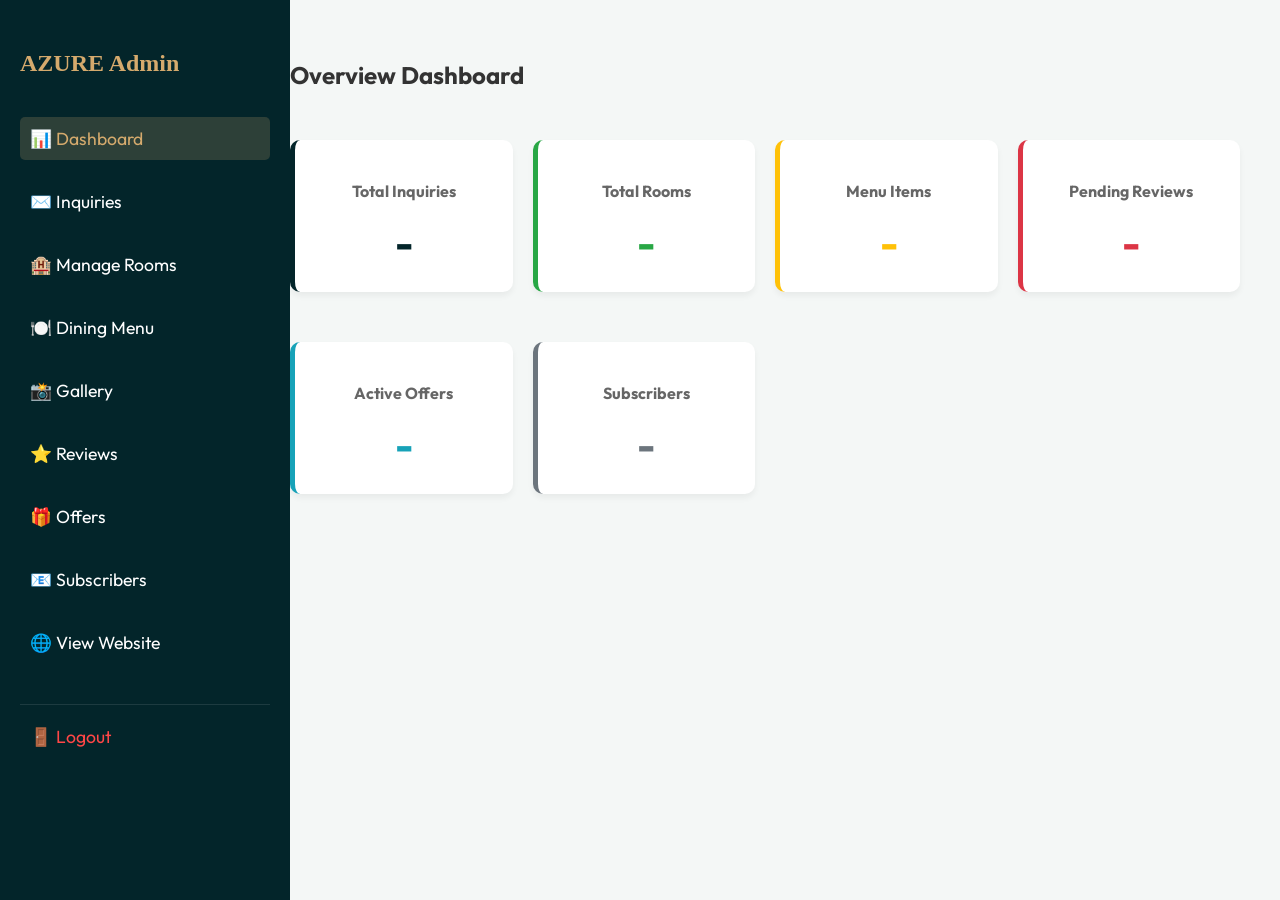
<file: admin.html>
<!DOCTYPE html>
<html lang="en">

<head>
    <meta charset="UTF-8">
    <meta name="viewport" content="width=device-width, initial-scale=1.0">
    <title>Admin Dashboard | Azure Coast Resort</title>
    <link href="https://fonts.googleapis.com/css2?family=Outfit:wght@300;400;600;700&display=swap" rel="stylesheet">
    <style>
        :root {
            --primary: #03252a;
            --secondary: #d5aa6d;
            --background: #f4f7f6;
            --text-dark: #333;
        }

        body {
            font-family: 'Outfit', sans-serif;
            background: var(--background);
            margin: 0;
            padding: 0;
            color: var(--text-dark);
            display: flex;
        }

        .sidebar {
            width: 250px;
            background: var(--primary);
            color: white;
            height: 100vh;
            padding: 30px 20px;
            position: fixed;
        }

        .sidebar h2 {
            margin-bottom: 40px;
            color: var(--secondary);
            font-family: 'Playfair Display', serif;
        }

        .sidebar ul {
            list-style: none;
            padding: 0;
        }

        .sidebar ul li {
            margin-bottom: 20px;
        }

        .sidebar ul li a {
            color: white;
            text-decoration: none;
            font-size: 1.1rem;
            display: block;
            padding: 10px;
            border-radius: 5px;
            transition: 0.3s;
        }

        .sidebar ul li a:hover,
        .sidebar ul li a.active {
            background: rgba(213, 170, 109, 0.2);
            color: var(--secondary);
        }

        .main-content {
            margin-left: 250px;
            padding: 40px;
            width: calc(100% - 250px);
        }

        .card {
            background: white;
            padding: 25px;
            border-radius: 10px;
            box-shadow: 0 4px 6px rgba(0, 0, 0, 0.05);
            margin-bottom: 30px;
        }

        table {
            width: 100%;
            border-collapse: collapse;
            margin-top: 20px;
        }

        th,
        td {
            text-align: left;
            padding: 15px;
            border-bottom: 1px solid #eee;
        }

        th {
            color: var(--primary);
            font-weight: 600;
        }

        .btn {
            background: var(--secondary);
            color: white;
            border: none;
            padding: 10px 20px;
            border-radius: 5px;
            cursor: pointer;
            font-weight: 600;
            transition: 0.3s;
        }

        .btn:hover {
            background: #b88d55;
        }

        .btn-danger {
            background: #e63946;
        }

        .btn-danger:hover {
            background: #c1121f;
        }

        .form-group {
            margin-bottom: 15px;
        }

        .form-group label {
            display: block;
            margin-bottom: 5px;
            font-weight: 600;
        }

        .form-group input,
        .form-group textarea {
            width: 100%;
            padding: 10px;
            border: 1px solid #ddd;
            border-radius: 5px;
            font-family: 'Outfit', sans-serif;
        }

        .section {
            display: none;
        }

        .section.active {
            display: block;
        }

        .dashboard-header {
            display: flex;
            justify-content: space-between;
            align-items: center;
            margin-bottom: 30px;
        }

        /* Responsive Mobile Styles */
        @media (max-width: 768px) {
            body {
                flex-direction: column;
            }

            .sidebar {
                width: 100%;
                height: auto;
                position: relative;
                padding: 15px;
            }

            .sidebar h2 {
                margin-bottom: 15px;
                text-align: center;
            }

            .sidebar ul {
                display: flex;
                flex-wrap: wrap;
                justify-content: center;
                gap: 5px;
            }

            .sidebar ul li {
                margin-bottom: 5px;
            }

            .sidebar ul li a {
                font-size: 0.9rem;
                padding: 8px 12px;
            }

            .sidebar ul li[style] {
                margin-top: 10px !important;
                border-top: 1px solid rgba(255, 255, 255, 0.1) !important;
                width: 100%;
                text-align: center;
            }

            .main-content {
                margin-left: 0;
                width: 100%;
                padding: 15px;
            }

            .card {
                padding: 15px;
                overflow-x: auto;
                /* Enable horizontal scroll for tables */
            }

            table {
                min-width: 500px;
                /* Ensure tables don't squish too much */
            }

            .dashboard-header {
                flex-direction: column;
                align-items: flex-start;
                gap: 15px;
            }
        }
    </style>
</head>

<body>

    <div class="sidebar">
        <h2>AZURE Admin</h2>
        <ul>
            <li><a href="#" class="nav-btn active" data-target="dashboard-section">📊 Dashboard</a></li>
            <li><a href="#" class="nav-btn" data-target="inquiries-section">✉️ Inquiries</a></li>
            <li><a href="#" class="nav-btn" data-target="rooms-section">🏨 Manage Rooms</a></li>
            <li><a href="#" class="nav-btn" data-target="menu-section">🍽️ Dining Menu</a></li>
            <li><a href="#" class="nav-btn" data-target="gallery-section">📸 Gallery</a></li>
            <li><a href="#" class="nav-btn" data-target="reviews-section">⭐ Reviews</a></li>
            <li><a href="#" class="nav-btn" data-target="offers-section">🎁 Offers</a></li>
            <li><a href="#" class="nav-btn" data-target="subscribers-section">📧 Subscribers</a></li>
            <li><a href="index.html" target="_blank">🌐 View Website</a></li>
            <li style="margin-top: 40px; border-top: 1px solid rgba(255,255,255,0.1); padding-top: 10px;">
                <a href="login.html" style="color: #ff4747;">🚪 Logout</a>
            </li>
        </ul>
    </div>

    <div class="main-content">

        <!-- Dashboard Section -->
        <div id="dashboard-section" class="section active">
            <div class="dashboard-header">
                <h2>Overview Dashboard</h2>
            </div>
            <div
                style="display: grid; grid-template-columns: repeat(auto-fit, minmax(200px, 1fr)); gap: 20px; margin-bottom: 30px;">
                <div class="card" style="text-align: center; border-left: 5px solid var(--primary);">
                    <h3 style="color: #666; font-size: 1rem;">Total Inquiries</h3>
                    <div id="stat-inquiries"
                        style="font-size: 2.5rem; color: var(--primary); font-weight: bold; margin-top: 10px;">-</div>
                </div>
                <div class="card" style="text-align: center; border-left: 5px solid #28a745;">
                    <h3 style="color: #666; font-size: 1rem;">Total Rooms</h3>
                    <div id="stat-rooms"
                        style="font-size: 2.5rem; color: #28a745; font-weight: bold; margin-top: 10px;">-</div>
                </div>
                <div class="card" style="text-align: center; border-left: 5px solid #ffc107;">
                    <h3 style="color: #666; font-size: 1rem;">Menu Items</h3>
                    <div id="stat-menu" style="font-size: 2.5rem; color: #ffc107; font-weight: bold; margin-top: 10px;">
                        -</div>
                </div>
                <div class="card" style="text-align: center; border-left: 5px solid #dc3545;">
                    <h3 style="color: #666; font-size: 1rem;">Pending Reviews</h3>
                    <div id="stat-reviews"
                        style="font-size: 2.5rem; color: #dc3545; font-weight: bold; margin-top: 10px;">-</div>
                </div>
                <div class="card" style="text-align: center; border-left: 5px solid #17a2b8;">
                    <h3 style="color: #666; font-size: 1rem;">Active Offers</h3>
                    <div id="stat-offers"
                        style="font-size: 2.5rem; color: #17a2b8; font-weight: bold; margin-top: 10px;">-</div>
                </div>
                <div class="card" style="text-align: center; border-left: 5px solid #6c757d;">
                    <h3 style="color: #666; font-size: 1rem;">Subscribers</h3>
                    <div id="stat-subscribers"
                        style="font-size: 2.5rem; color: #6c757d; font-weight: bold; margin-top: 10px;">-</div>
                </div>
            </div>
        </div>

        <!-- Inquiries Section -->
        <div id="inquiries-section" class="section">
            <div class="dashboard-header">
                <h2>Customer Inquiries</h2>
            </div>
            <div class="card">
                <table>
                    <thead>
                        <tr>
                            <th>Name</th>
                            <th>Email</th>
                            <th>Room Info</th>
                            <th>Message</th>
                            <th>Action</th>
                        </tr>
                    </thead>
                    <tbody id="inquiries-table-body"></tbody>
                </table>
            </div>
        </div>

        <!-- Rooms Section -->
        <div id="rooms-section" class="section">
            <div class="dashboard-header">
                <h2>Manage Rooms</h2>
            </div>

            <div class="card">
                <h3>Add New Room</h3>
                <form id="add-room-form">
                    <div style="display: grid; grid-template-columns: 1fr 1fr; gap: 20px;">
                        <div class="form-group">
                            <label>Room Name</label>
                            <input type="text" id="r_name" required>
                        </div>
                        <div class="form-group">
                            <label>Price ($)</label>
                            <input type="number" id="r_price" required>
                        </div>
                    </div>
                    <div class="form-group">
                        <label>Image Path (e.g. images/room.png)</label>
                        <input type="text" id="r_image" value="images/suite.png" required>
                    </div>
                    <div class="form-group">
                        <label>Description</label>
                        <textarea id="r_desc" rows="3" required></textarea>
                    </div>
                    <button type="submit" class="btn">Save Room</button>
                </form>
            </div>

            <div class="card">
                <h3>Current Rooms</h3>
                <table>
                    <thead>
                        <tr>
                            <th>Image</th>
                            <th>Name</th>
                            <th>Price</th>
                            <th>Action</th>
                        </tr>
                    </thead>
                    <tbody id="rooms-table-body"></tbody>
                </table>
            </div>
        </div>

        <!-- Menu Section -->
        <div id="menu-section" class="section">
            <div class="dashboard-header">
                <h2>Dining Menu</h2>
            </div>
            <div class="card">
                <h3>Add Menu Item</h3>
                <form id="add-menu-form">
                    <div style="display: grid; grid-template-columns: 1fr 1fr; gap: 20px;">
                        <div class="form-group"><label>Item Name</label><input type="text" id="m_name" required></div>
                        <div class="form-group"><label>Price ($)</label><input type="text" id="m_price" required></div>
                    </div>
                    <div style="display: grid; grid-template-columns: 1fr 1fr; gap: 20px;">
                        <div class="form-group"><label>Category</label><input type="text" id="m_cat"
                                value="Breakfast Classics" required></div>
                        <div class="form-group"><label>Image URL</label><input type="text" id="m_image"
                                value="images/food.png"></div>
                    </div>
                    <div class="form-group"><label>Tags</label>
                        <input type="checkbox" id="m_veg"> Vegetarian &nbsp;&nbsp;
                        <input type="checkbox" id="m_spicy"> Spicy
                    </div>
                    <div class="form-group"><label>Description</label><textarea id="m_desc" rows="2"
                            required></textarea></div>
                    <button type="submit" class="btn">Save Item</button>
                </form>
            </div>
            <div class="card">
                <table>
                    <thead>
                        <tr>
                            <th>Image</th>
                            <th>Name</th>
                            <th>Category</th>
                            <th>Price</th>
                            <th>Action</th>
                        </tr>
                    </thead>
                    <tbody id="menu-table-body"></tbody>
                </table>
            </div>
        </div>

        <!-- Gallery Section -->
        <div id="gallery-section" class="section">
            <div class="dashboard-header">
                <h2>Gallery</h2>
            </div>
            <div class="card">
                <form id="add-gallery-form">
                    <div style="display: grid; grid-template-columns: 1fr 1fr; gap: 20px;">
                        <div class="form-group"><label>Title</label><input type="text" id="g_title" required></div>
                        <div class="form-group"><label>Image URL</label><input type="text" id="g_url" required></div>
                    </div>
                    <button type="submit" class="btn">Add to Gallery</button>
                </form>
            </div>
            <div class="card">
                <table>
                    <thead>
                        <tr>
                            <th>Preview</th>
                            <th>Title</th>
                            <th>URL</th>
                            <th>Action</th>
                        </tr>
                    </thead>
                    <tbody id="gallery-table-body"></tbody>
                </table>
            </div>
        </div>

        <!-- Reviews Section -->
        <div id="reviews-section" class="section">
            <div class="dashboard-header">
                <h2>Customer Reviews</h2>
            </div>
            <div class="card">
                <table>
                    <thead>
                        <tr>
                            <th>Author</th>
                            <th>Country</th>
                            <th>Review</th>
                            <th>Status</th>
                            <th>Action</th>
                        </tr>
                    </thead>
                    <tbody id="reviews-table-body"></tbody>
                </table>
            </div>
        </div>

        <!-- Offers Section -->
        <div id="offers-section" class="section">
            <div class="dashboard-header">
                <h2>Special Offers</h2>
            </div>
            <div class="card">
                <h3>Add Offer</h3>
                <form id="add-offer-form">
                    <div style="display: grid; grid-template-columns: 1fr 1fr; gap: 20px;">
                        <div class="form-group"><label>Title (e.g. Summer Getaway)</label><input type="text"
                                id="o_title" required></div>
                        <div class="form-group"><label>Discount (e.g. 20% OFF)</label><input type="text" id="o_discount"
                                required></div>
                    </div>
                    <div class="form-group"><label>Image URL</label><input type="text" id="o_image"
                            value="images/hero.png" required></div>
                    <div class="form-group"><label>Description</label><textarea id="o_desc" rows="2"
                            required></textarea></div>
                    <button type="submit" class="btn">Save Offer</button>
                </form>
            </div>
            <div class="card">
                <table>
                    <thead>
                        <tr>
                            <th>Image</th>
                            <th>Title</th>
                            <th>Discount</th>
                            <th>Action</th>
                        </tr>
                    </thead>
                    <tbody id="offers-table-body"></tbody>
                </table>
            </div>
        </div>

        <!-- Subscribers Section -->
        <div id="subscribers-section" class="section">
            <div class="dashboard-header">
                <h2>Newsletter Subscribers</h2>
            </div>
            <div class="card">
                <table>
                    <thead>
                        <tr>
                            <th>Email Address</th>
                            <th>Action</th>
                        </tr>
                    </thead>
                    <tbody id="subscribers-table-body"></tbody>
                </table>
            </div>
        </div>
    </div>

    <script src="js/admin.js?v=2.0"></script>
</body>

</html>
</file>
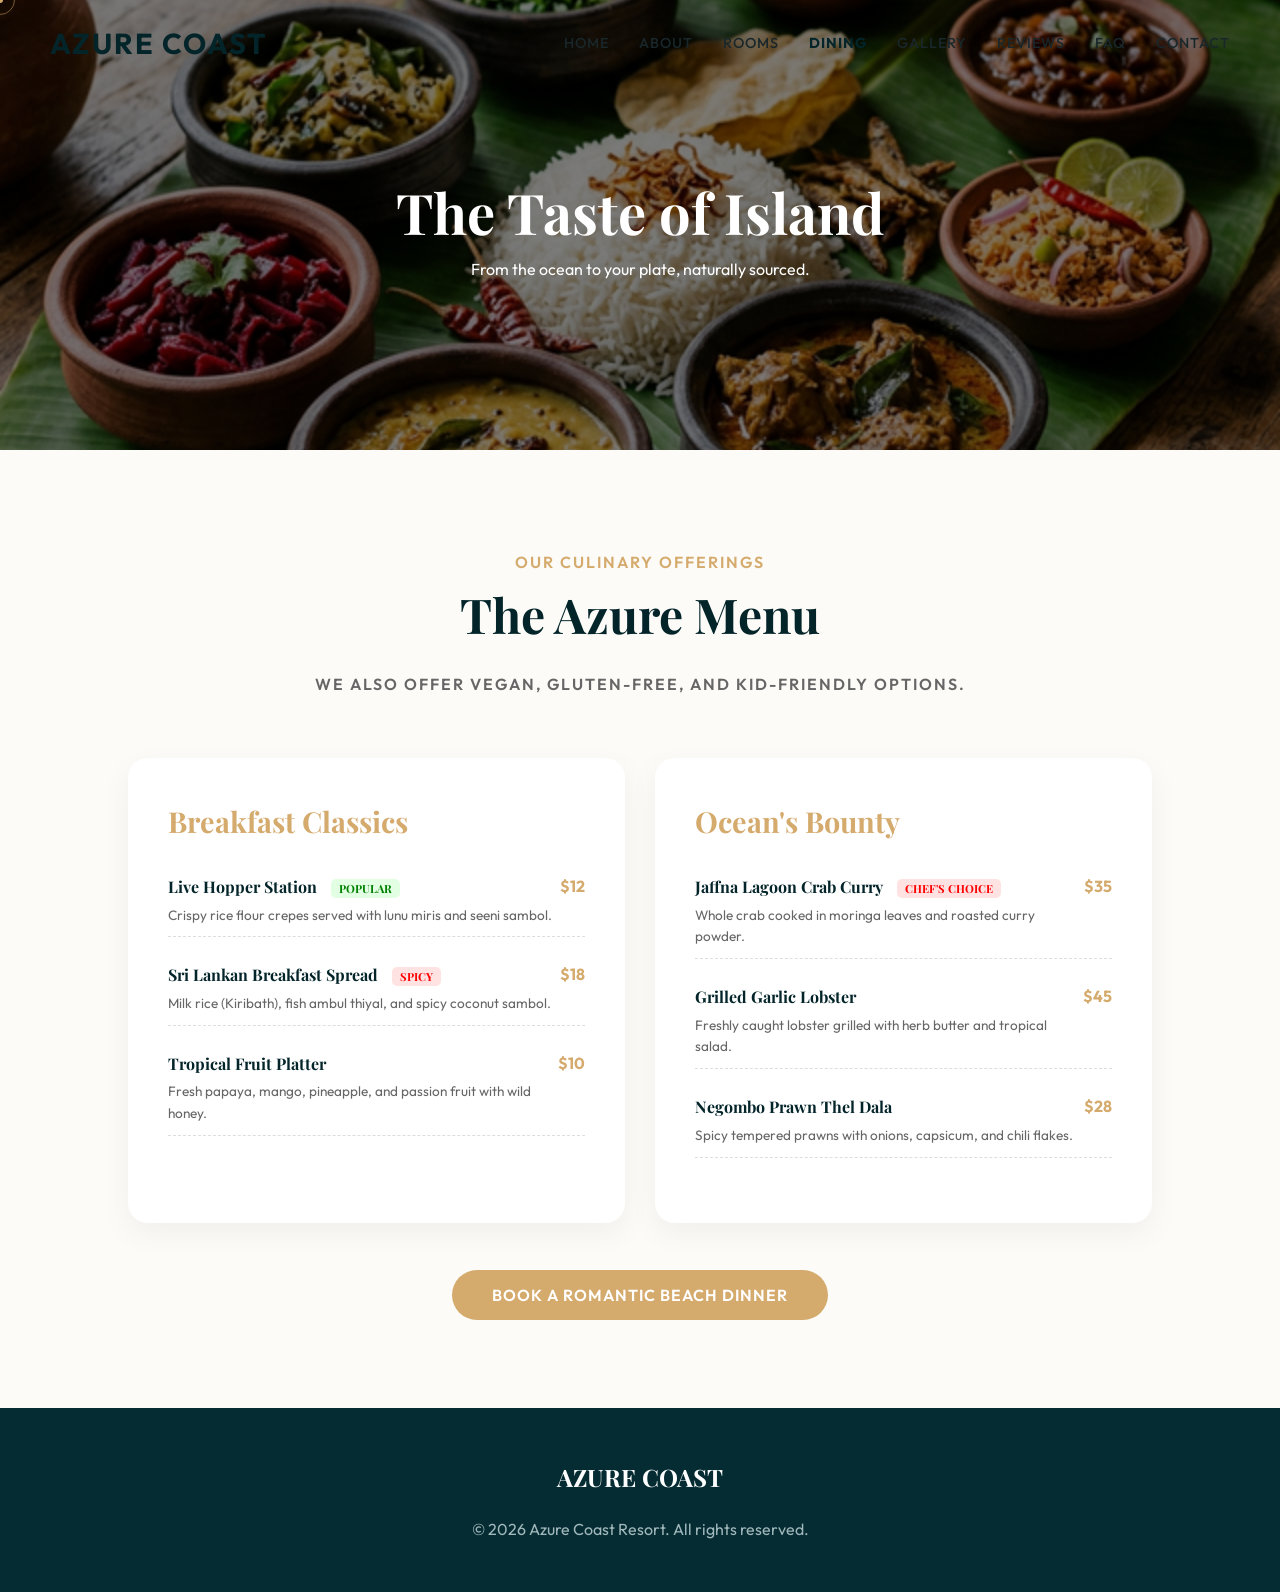
<file: menu.html>
<!DOCTYPE html>
<html lang="en">

<head>
    <meta charset="UTF-8">
    <meta name="viewport" content="width=device-width, initial-scale=1.0">
    <title>Dining & Culinary Experience | Azure Coast Resort Unawatuna</title>
    <meta name="description"
        content="Savor authentic Sri Lankan flavors and fresh seafood at Azure Coast Resort. Explore our diverse menu featuring Jaffna Crab Curry and grilled lobster.">
    <meta name="keywords"
        content="Sri Lankan food Unawatuna, seafood restaurant Galle, best dining Unawatuna, Azure Coast menu">
    <link rel="canonical" href="https://azurecoast.lk/menu.html">
    <link rel="stylesheet" href="css/index.css">
    <style>
        .menu-hero {
            height: 50vh;
            background: linear-gradient(rgba(0, 0, 0, 0.5), rgba(0, 0, 0, 0.5)), url('images/food.png');
            background-size: cover;
            background-position: center;
            display: flex;
            align-items: center;
            justify-content: center;
            color: white;
            text-align: center;
        }

        .menu-grid {
            display: grid;
            grid-template-columns: repeat(auto-fit, minmax(280px, 1fr));
            gap: 30px;
            margin-top: 40px;
        }

        .menu-section {
            background: #fff;
            padding: 40px;
            border-radius: 20px;
            box-shadow: 0 10px 30px rgba(0, 0, 0, 0.05);
        }

        .menu-item {
            display: flex;
            justify-content: space-between;
            margin-bottom: 25px;
            border-bottom: 1px dashed #ddd;
            padding-bottom: 10px;
        }

        .item-info h4 {
            color: var(--primary);
            font-family: 'Playfair Display', serif;
            margin-bottom: 5px;
        }

        .item-info p {
            font-size: 0.85rem;
            color: #666;
        }

        .price {
            font-weight: 700;
            color: var(--secondary);
        }

        .food-badge {
            font-size: 0.7rem;
            padding: 2px 8px;
            border-radius: 5px;
            margin-left: 10px;
            text-transform: uppercase;
        }

        .badge-spicy {
            background: #ffe3e3;
            color: #ff0000;
        }

        .badge-veg {
            background: #e3ffe3;
            color: #008000;
        }
    </style>
</head>

<body>
    <!-- Premium Preloader -->
    <div id="preloader"
        style="position: fixed; top: 0; left: 0; width: 100%; height: 100%; background: var(--primary); z-index: 9999; display: flex; justify-content: center; align-items: center; transition: opacity 0.8s ease-out;">
        <div style="text-align: center;">
            <h2 class="serif"
                style="color: var(--secondary); font-size: 2.5rem; letter-spacing: 4px; animation: pulse 2s infinite;">
                AZURE COAST</h2>
            <div
                style="width: 50px; height: 2px; background: rgba(213, 170, 109, 0.3); margin: 20px auto; position: relative; overflow: hidden;">
                <div
                    style="position: absolute; top: 0; left: 0; height: 100%; width: 20px; background: var(--secondary); animation: slide 1.5s infinite ease-in-out;">
                </div>
            </div>
        </div>
    </div>

    <!-- Custom Cursor -->
    <div class="cursor-dot"></div>
    <div class="cursor-outline"></div>

    <nav id="navbar" class="scrolled">
        <a href="index.html" class="logo" style="color: var(--primary);">AZURE COAST</a>
        <ul class="nav-links">
            <li><a href="index.html" style="color: var(--text-dark);">Home</a></li>
            <li><a href="index.html#about" style="color: var(--text-dark);">About</a></li>
            <li><a href="rooms.html" style="color: var(--text-dark);">Rooms</a></li>
            <li><a href="menu.html" style="color: var(--primary); font-weight: 700;">Dining</a></li>
            <li><a href="index.html#gallery" style="color: var(--text-dark);">Gallery</a></li>
            <li><a href="index.html#reviews" style="color: var(--text-dark);">Reviews</a></li>
            <li><a href="index.html#faq" style="color: var(--text-dark);">FAQ</a></li>
            <li><a href="index.html#contact" style="color: var(--text-dark);">Contact</a></li>
        </ul>
        <div class="menu-btn">
            <span></span>
            <span></span>
            <span></span>
        </div>
    </nav>

    <header class="menu-hero">
        <div>
            <h1 style="font-size: 3.5rem;">The Taste of Island</h1>
            <p>From the ocean to your plate, naturally sourced.</p>
        </div>
    </header>

    <section>
        <div class="section-title">
            <p>Our Culinary Offerings</p>
            <h2>The Azure Menu</h2>
            <p style="margin-top:20px; color:#666;">We also offer Vegan, Gluten-Free, and Kid-friendly options.</p>
        </div>

        <div class="menu-grid" id="dynamic-menu">
            <div class="menu-section">
                <h3 style="color: var(--secondary); margin-bottom: 30px; font-size: 1.8rem;">Breakfast Classics</h3>

                <div class="menu-item">
                    <div class="item-info">
                        <h4>Live Hopper Station <span class="food-badge badge-veg">Popular</span></h4>
                        <p>Crispy rice flour crepes served with lunu miris and seeni sambol.</p>
                    </div>
                    <div class="price">$12</div>
                </div>

                <div class="menu-item">
                    <div class="item-info">
                        <h4>Sri Lankan Breakfast Spread <span class="food-badge badge-spicy">Spicy</span></h4>
                        <p>Milk rice (Kiribath), fish ambul thiyal, and spicy coconut sambol.</p>
                    </div>
                    <div class="price">$18</div>
                </div>

                <div class="menu-item">
                    <div class="item-info">
                        <h4>Tropical Fruit Platter</h4>
                        <p>Fresh papaya, mango, pineapple, and passion fruit with wild honey.</p>
                    </div>
                    <div class="price">$10</div>
                </div>
            </div>

            <div class="menu-section">
                <h3 style="color: var(--secondary); margin-bottom: 30px; font-size: 1.8rem;">Ocean's Bounty</h3>

                <div class="menu-item">
                    <div class="item-info">
                        <h4>Jaffna Lagoon Crab Curry <span class="food-badge badge-spicy">Chef's Choice</span></h4>
                        <p>Whole crab cooked in moringa leaves and roasted curry powder.</p>
                    </div>
                    <div class="price">$35</div>
                </div>

                <div class="menu-item">
                    <div class="item-info">
                        <h4>Grilled Garlic Lobster</h4>
                        <p>Freshly caught lobster grilled with herb butter and tropical salad.</p>
                    </div>
                    <div class="price">$45</div>
                </div>

                <div class="menu-item">
                    <div class="item-info">
                        <h4>Negombo Prawn Thel Dala</h4>
                        <p>Spicy tempered prawns with onions, capsicum, and chili flakes.</p>
                    </div>
                    <div class="price">$28</div>
                </div>
            </div>
        </div>

        <div style="text-align: center; margin-top: 60px;">
            <a href="index.html#contact" class="btn btn-primary">Book a Romantic Beach Dinner</a>
        </div>
    </section>

    <footer style="padding: 50px 10%; background: #052c32; color: #a1b8bc; text-align: center;">
        <h3 class="serif" style="color: white; font-size: 1.5rem; margin-bottom: 20px;">AZURE COAST</h3>
        <p>&copy; 2026 Azure Coast Resort. All rights reserved.</p>
    </footer>

    <script src="js/index.js?v=2.0"></script>
</body>

</html>
</file>
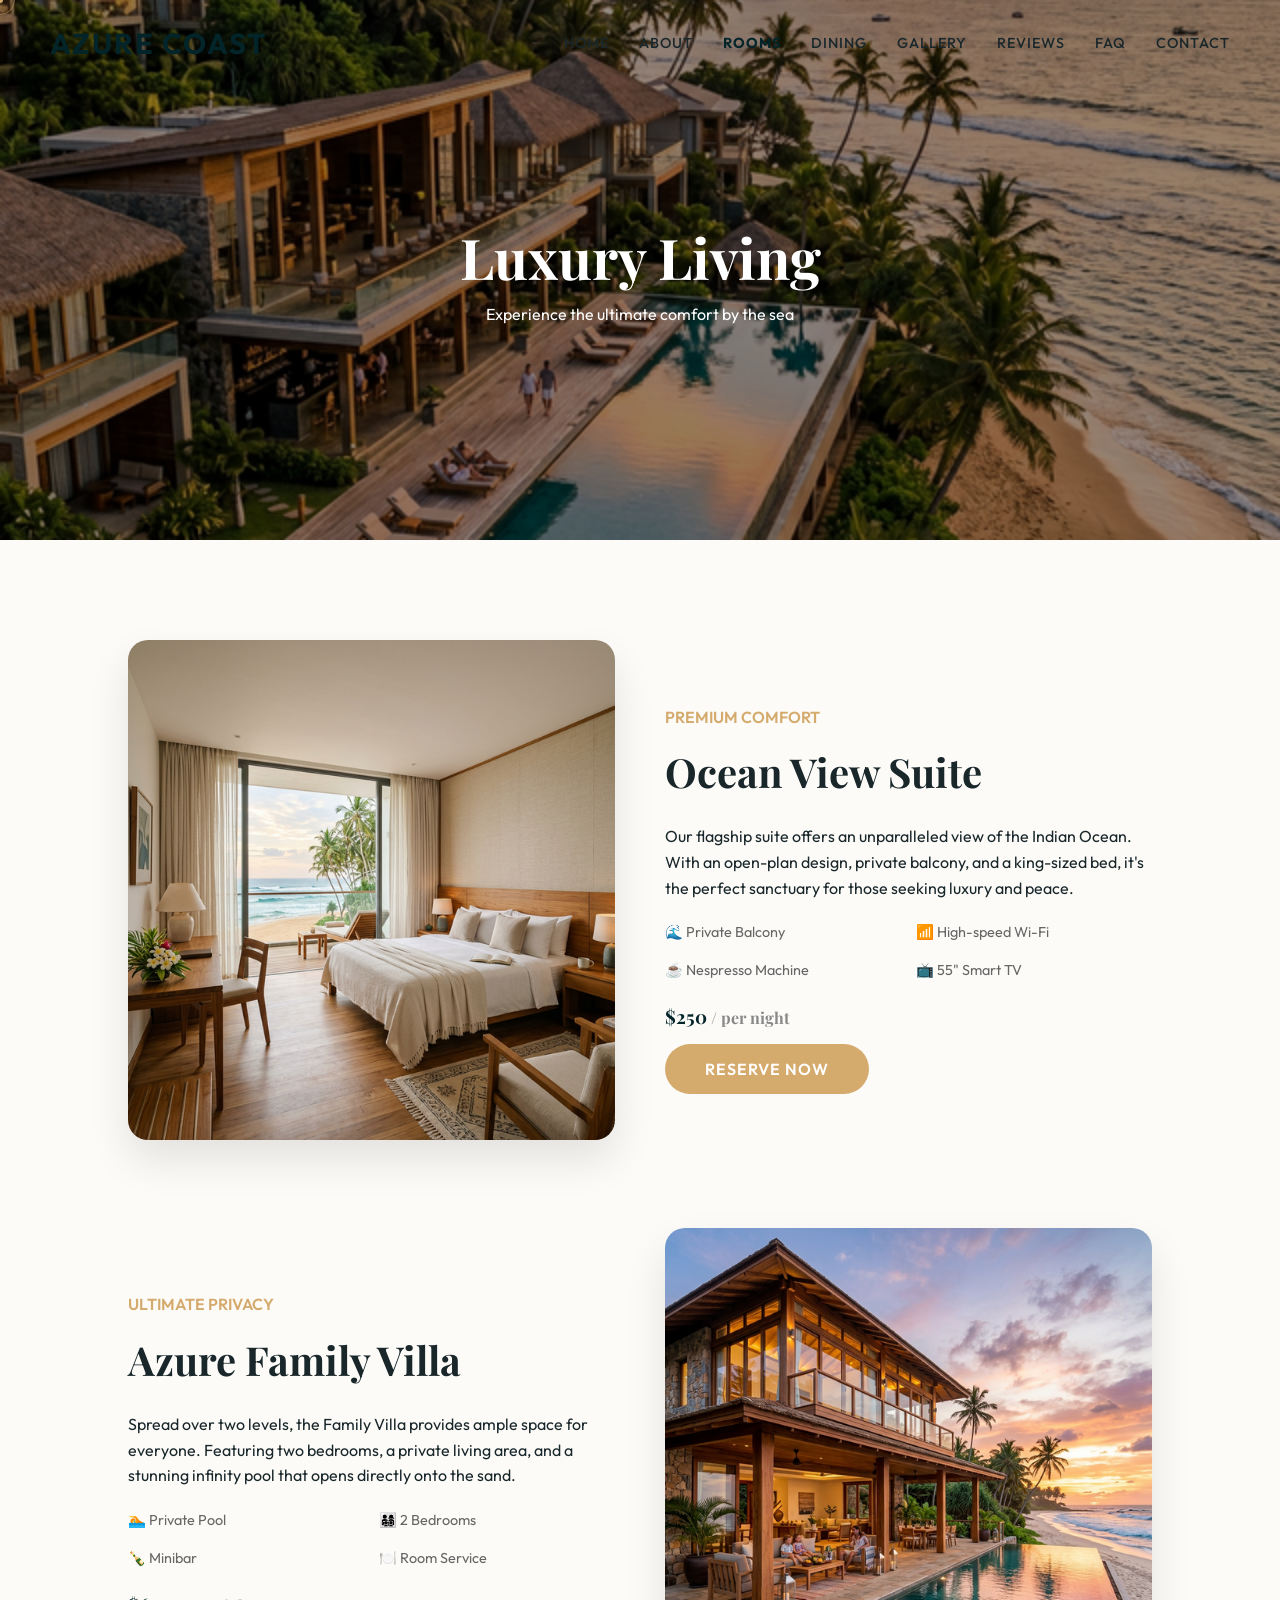
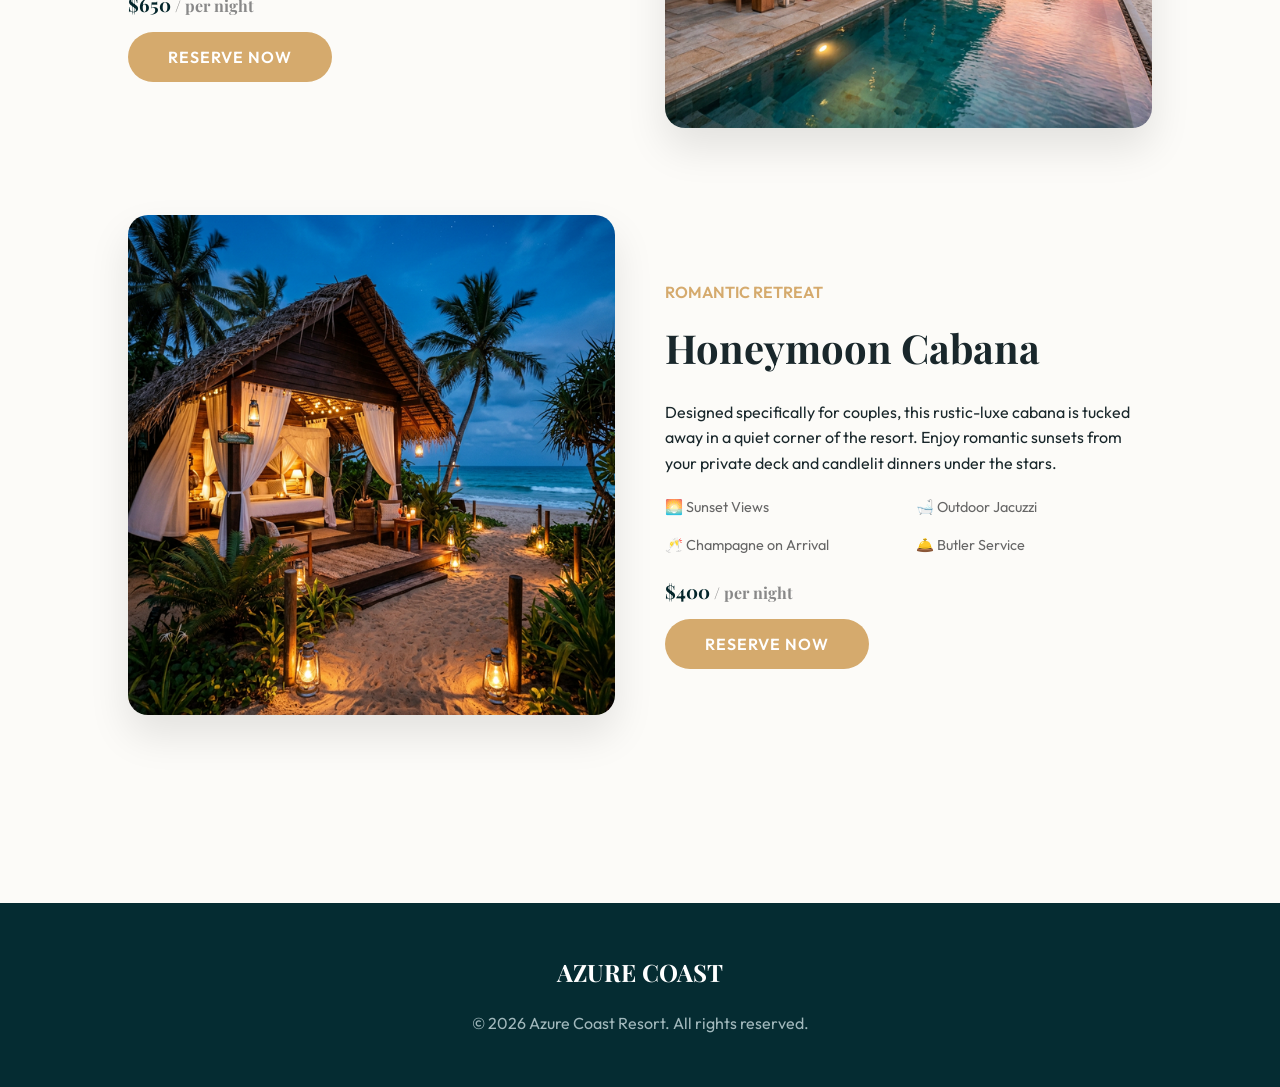
<file: rooms.html>
<!DOCTYPE html>
<html lang="en">

<head>
    <meta charset="UTF-8">
    <meta name="viewport" content="width=device-width, initial-scale=1.0">
    <title>Luxury Rooms & Suites | Azure Coast Resort Unawatuna</title>
    <meta name="description"
        content="Explore our luxury accommodations in Unawatuna. From Ocean View Suites to Family Villas with private pools, find your perfect stay at Azure Coast Resort Sri Lanka.">
    <meta name="keywords"
        content="luxury suites Unawatuna, beach villa Sri Lanka, family hotel room Sri Lanka, ocean view hotel Unawatuna">
    <link rel="canonical" href="https://azurecoast.lk/rooms.html">
    <link rel="stylesheet" href="css/index.css">
    <style>
        .rooms-hero {
            height: 60vh;
            background: linear-gradient(rgba(0, 0, 0, 0.4), rgba(0, 0, 0, 0.4)), url('images/hero.png');
            background-size: cover;
            background-position: center;
            display: flex;
            align-items: center;
            justify-content: center;
            color: white;
            text-align: center;
        }

        .room-detail-card {
            display: grid;
            grid-template-columns: 1fr 1fr;
            gap: 50px;
            margin-bottom: 80px;
            align-items: center;
        }

        .room-detail-card:nth-child(even) {
            direction: rtl;
        }

        .room-detail-card:nth-child(even) .room-text {
            direction: ltr;
        }

        .room-image-large img {
            width: 100%;
            height: 500px;
            object-fit: cover;
            border-radius: 20px;
            box-shadow: 0 20px 40px rgba(0, 0, 0, 0.1);
        }

        .amenities {
            display: grid;
            grid-template-columns: 1fr 1fr;
            gap: 15px;
            margin: 20px 0;
            font-size: 0.9rem;
            color: #666;
        }

        .amenities li {
            list-style: none;
            display: flex;
            align-items: center;
            gap: 10px;
        }

        @media (max-width: 992px) {
            .room-detail-card {
                grid-template-columns: 1fr;
                gap: 30px;
                direction: ltr !important;
            }

            .room-detail-card:nth-child(even),
            .room-detail-card:nth-child(odd) {
                direction: ltr !important;
            }

            .room-detail-card:nth-child(even) .room-text {
                direction: ltr !important;
            }

            .room-image-large img {
                height: 350px;
            }
        }
    </style>
</head>

<body>
    <!-- Premium Preloader -->
    <div id="preloader"
        style="position: fixed; top: 0; left: 0; width: 100%; height: 100%; background: var(--primary); z-index: 9999; display: flex; justify-content: center; align-items: center; transition: opacity 0.8s ease-out;">
        <div style="text-align: center;">
            <h2 class="serif"
                style="color: var(--secondary); font-size: 2.5rem; letter-spacing: 4px; animation: pulse 2s infinite;">
                AZURE COAST</h2>
            <div
                style="width: 50px; height: 2px; background: rgba(213, 170, 109, 0.3); margin: 20px auto; position: relative; overflow: hidden;">
                <div
                    style="position: absolute; top: 0; left: 0; height: 100%; width: 20px; background: var(--secondary); animation: slide 1.5s infinite ease-in-out;">
                </div>
            </div>
        </div>
    </div>

    <!-- Custom Cursor -->
    <div class="cursor-dot"></div>
    <div class="cursor-outline"></div>

    <nav id="navbar" class="scrolled">
        <a href="index.html" class="logo" style="color: var(--primary);">AZURE COAST</a>
        <ul class="nav-links">
            <li><a href="index.html" style="color: var(--text-dark);">Home</a></li>
            <li><a href="index.html#about" style="color: var(--text-dark);">About</a></li>
            <li><a href="rooms.html" style="color: var(--primary); font-weight: 700;">Rooms</a></li>
            <li><a href="menu.html" style="color: var(--text-dark);">Dining</a></li>
            <li><a href="index.html#gallery" style="color: var(--text-dark);">Gallery</a></li>
            <li><a href="index.html#reviews" style="color: var(--text-dark);">Reviews</a></li>
            <li><a href="index.html#faq" style="color: var(--text-dark);">FAQ</a></li>
            <li><a href="index.html#contact" style="color: var(--text-dark);">Contact</a></li>
        </ul>
        <div class="menu-btn">
            <span></span>
            <span></span>
            <span></span>
        </div>
    </nav>

    <header class="rooms-hero">
        <div>
            <h1 style="font-size: 3.5rem;">Luxury Living</h1>
            <p>Experience the ultimate comfort by the sea</p>
        </div>
    </header>

    <section id="dynamic-rooms-full">
        <div class="room-detail-card reveal">
            <div class="room-image-large">
                <img src="images/suite.png" alt="Ocean View Suite" class="hover-scale">
            </div>
            <div class="room-text">
                <p style="color: var(--secondary); font-weight: 600; text-transform: uppercase; margin-bottom: 10px;">
                    Premium Comfort</p>
                <h2 style="font-size: 2.5rem; margin-bottom: 20px;">Ocean View Suite</h2>
                <p>Our flagship suite offers an unparalleled view of the Indian Ocean. With an open-plan design,
                    private balcony, and a king-sized bed, it's the perfect sanctuary for those seeking luxury and
                    peace.</p>
                <ul class="amenities">
                    <li>🌊 Private Balcony</li>
                    <li>📶 High-speed Wi-Fi</li>
                    <li>☕ Nespresso Machine</li>
                    <li>📺 55" Smart TV</li>
                </ul>
                <h3 style="color: var(--primary); margin-bottom: 25px;">$250 <span
                        style="font-size: 1rem; color: #888;">/ per night</span></h3>
                <a href="index.html#contact" class="btn btn-primary">Reserve Now</a>
            </div>
        </div>

        <div class="room-detail-card reveal">
            <div class="room-image-large">
                <img src="images/villa.png" alt="Azure Family Villa" class="hover-scale">
            </div>
            <div class="room-text">
                <p style="color: var(--secondary); font-weight: 600; text-transform: uppercase; margin-bottom: 10px;">
                    Ultimate Privacy</p>
                <h2 style="font-size: 2.5rem; margin-bottom: 20px;">Azure Family Villa</h2>
                <p>Spread over two levels, the Family Villa provides ample space for everyone. Featuring two
                    bedrooms,
                    a private living area, and a stunning infinity pool that opens directly onto the sand.</p>
                <ul class="amenities">
                    <li>🏊 Private Pool</li>
                    <li>👨‍👩‍👧‍👦 2 Bedrooms</li>
                    <li>🍾 Minibar</li>
                    <li>🍽️ Room Service</li>
                </ul>
                <h3 style="color: var(--primary); margin-bottom: 25px;">$650 <span
                        style="font-size: 1rem; color: #888;">/ per night</span></h3>
                <a href="index.html#contact" class="btn btn-primary">Reserve Now</a>
            </div>
        </div>

        <div class="room-detail-card reveal">
            <div class="room-image-large">
                <img src="images/cabana.png" alt="Honeymoon Cabana" class="hover-scale">
            </div>
            <div class="room-text">
                <p style="color: var(--secondary); font-weight: 600; text-transform: uppercase; margin-bottom: 10px;">
                    Romantic Retreat</p>
                <h2 style="font-size: 2.5rem; margin-bottom: 20px;">Honeymoon Cabana</h2>
                <p>Designed specifically for couples, this rustic-luxe cabana is tucked away in a quiet corner of
                    the
                    resort. Enjoy romantic sunsets from your private deck and candlelit dinners under the stars.</p>
                <ul class="amenities">
                    <li>🌅 Sunset Views</li>
                    <li>🛁 Outdoor Jacuzzi</li>
                    <li>🥂 Champagne on Arrival</li>
                    <li>🛎️ Butler Service</li>
                </ul>
                <h3 style="color: var(--primary); margin-bottom: 25px;">$400 <span
                        style="font-size: 1rem; color: #888;">/ per night</span></h3>
                <a href="index.html#contact" class="btn btn-primary">Reserve Now</a>
            </div>
        </div>
    </section>

    <footer style="padding: 50px 10%; background: #052c32; color: #a1b8bc; text-align: center;">
        <h3 class="serif" style="color: white; font-size: 1.5rem; margin-bottom: 20px;">AZURE COAST</h3>
        <p>&copy; 2026 Azure Coast Resort. All rights reserved.</p>
    </footer>

    <script src="js/index.js?v=2.0"></script>
</body>

</html>
</file>
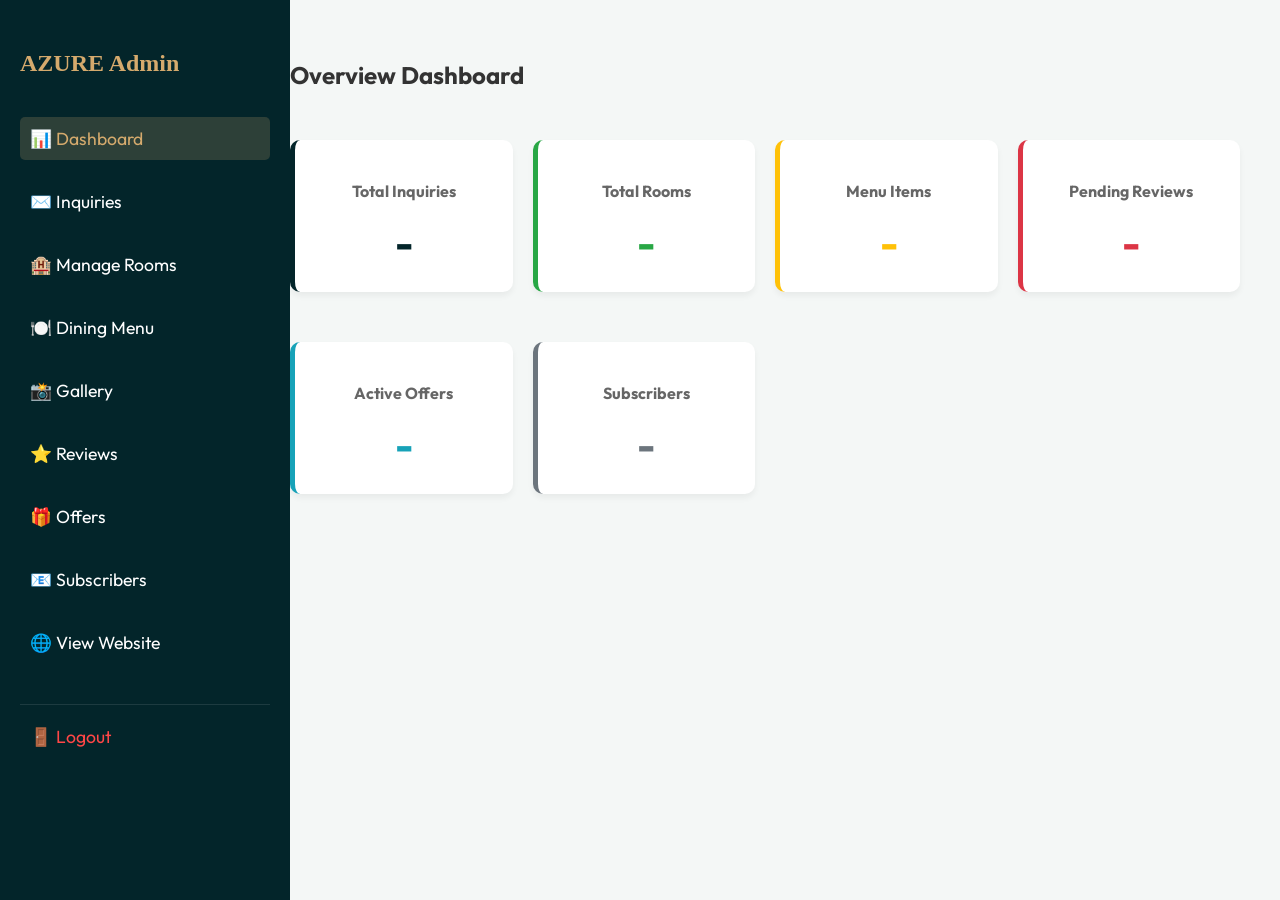
<file: target/classes/static/admin.html>
<!DOCTYPE html>
<html lang="en">

<head>
    <meta charset="UTF-8">
    <meta name="viewport" content="width=device-width, initial-scale=1.0">
    <title>Admin Dashboard | Azure Coast Resort</title>
    <link href="https://fonts.googleapis.com/css2?family=Outfit:wght@300;400;600;700&display=swap" rel="stylesheet">
    <style>
        :root {
            --primary: #03252a;
            --secondary: #d5aa6d;
            --background: #f4f7f6;
            --text-dark: #333;
        }

        body {
            font-family: 'Outfit', sans-serif;
            background: var(--background);
            margin: 0;
            padding: 0;
            color: var(--text-dark);
            display: flex;
        }

        .sidebar {
            width: 250px;
            background: var(--primary);
            color: white;
            height: 100vh;
            padding: 30px 20px;
            position: fixed;
        }

        .sidebar h2 {
            margin-bottom: 40px;
            color: var(--secondary);
            font-family: 'Playfair Display', serif;
        }

        .sidebar ul {
            list-style: none;
            padding: 0;
        }

        .sidebar ul li {
            margin-bottom: 20px;
        }

        .sidebar ul li a {
            color: white;
            text-decoration: none;
            font-size: 1.1rem;
            display: block;
            padding: 10px;
            border-radius: 5px;
            transition: 0.3s;
        }

        .sidebar ul li a:hover,
        .sidebar ul li a.active {
            background: rgba(213, 170, 109, 0.2);
            color: var(--secondary);
        }

        .main-content {
            margin-left: 250px;
            padding: 40px;
            width: calc(100% - 250px);
        }

        .card {
            background: white;
            padding: 25px;
            border-radius: 10px;
            box-shadow: 0 4px 6px rgba(0, 0, 0, 0.05);
            margin-bottom: 30px;
        }

        table {
            width: 100%;
            border-collapse: collapse;
            margin-top: 20px;
        }

        th,
        td {
            text-align: left;
            padding: 15px;
            border-bottom: 1px solid #eee;
        }

        th {
            color: var(--primary);
            font-weight: 600;
        }

        .btn {
            background: var(--secondary);
            color: white;
            border: none;
            padding: 10px 20px;
            border-radius: 5px;
            cursor: pointer;
            font-weight: 600;
            transition: 0.3s;
        }

        .btn:hover {
            background: #b88d55;
        }

        .btn-danger {
            background: #e63946;
        }

        .btn-danger:hover {
            background: #c1121f;
        }

        .form-group {
            margin-bottom: 15px;
        }

        .form-group label {
            display: block;
            margin-bottom: 5px;
            font-weight: 600;
        }

        .form-group input,
        .form-group textarea {
            width: 100%;
            padding: 10px;
            border: 1px solid #ddd;
            border-radius: 5px;
            font-family: 'Outfit', sans-serif;
        }

        .section {
            display: none;
        }

        .section.active {
            display: block;
        }

        .dashboard-header {
            display: flex;
            justify-content: space-between;
            align-items: center;
            margin-bottom: 30px;
        }

        /* Responsive Mobile Styles */
        @media (max-width: 768px) {
            body {
                flex-direction: column;
            }

            .sidebar {
                width: 100%;
                height: auto;
                position: relative;
                padding: 15px;
            }

            .sidebar h2 {
                margin-bottom: 15px;
                text-align: center;
            }

            .sidebar ul {
                display: flex;
                flex-wrap: wrap;
                justify-content: center;
                gap: 5px;
            }

            .sidebar ul li {
                margin-bottom: 5px;
            }

            .sidebar ul li a {
                font-size: 0.9rem;
                padding: 8px 12px;
            }

            .sidebar ul li[style] {
                margin-top: 10px !important;
                border-top: 1px solid rgba(255, 255, 255, 0.1) !important;
                width: 100%;
                text-align: center;
            }

            .main-content {
                margin-left: 0;
                width: 100%;
                padding: 15px;
            }

            .card {
                padding: 15px;
                overflow-x: auto;
                /* Enable horizontal scroll for tables */
            }

            table {
                min-width: 500px;
                /* Ensure tables don't squish too much */
            }

            .dashboard-header {
                flex-direction: column;
                align-items: flex-start;
                gap: 15px;
            }
        }
    </style>
</head>

<body>

    <div class="sidebar">
        <h2>AZURE Admin</h2>
        <ul>
            <li><a href="#" class="nav-btn active" data-target="dashboard-section">📊 Dashboard</a></li>
            <li><a href="#" class="nav-btn" data-target="inquiries-section">✉️ Inquiries</a></li>
            <li><a href="#" class="nav-btn" data-target="rooms-section">🏨 Manage Rooms</a></li>
            <li><a href="#" class="nav-btn" data-target="menu-section">🍽️ Dining Menu</a></li>
            <li><a href="#" class="nav-btn" data-target="gallery-section">📸 Gallery</a></li>
            <li><a href="#" class="nav-btn" data-target="reviews-section">⭐ Reviews</a></li>
            <li><a href="#" class="nav-btn" data-target="offers-section">🎁 Offers</a></li>
            <li><a href="#" class="nav-btn" data-target="subscribers-section">📧 Subscribers</a></li>
            <li><a href="index.html" target="_blank">🌐 View Website</a></li>
            <li style="margin-top: 40px; border-top: 1px solid rgba(255,255,255,0.1); padding-top: 10px;">
                <form action="/logout" method="POST" id="logout-form" style="display: none;"></form>
                <a href="#" onclick="event.preventDefault(); document.getElementById('logout-form').submit();"
                    style="color: #ff4747;">🚪 Logout</a>
            </li>
        </ul>
    </div>

    <div class="main-content">

        <!-- Dashboard Section -->
        <div id="dashboard-section" class="section active">
            <div class="dashboard-header">
                <h2>Overview Dashboard</h2>
            </div>
            <div
                style="display: grid; grid-template-columns: repeat(auto-fit, minmax(200px, 1fr)); gap: 20px; margin-bottom: 30px;">
                <div class="card" style="text-align: center; border-left: 5px solid var(--primary);">
                    <h3 style="color: #666; font-size: 1rem;">Total Inquiries</h3>
                    <div id="stat-inquiries"
                        style="font-size: 2.5rem; color: var(--primary); font-weight: bold; margin-top: 10px;">-</div>
                </div>
                <div class="card" style="text-align: center; border-left: 5px solid #28a745;">
                    <h3 style="color: #666; font-size: 1rem;">Total Rooms</h3>
                    <div id="stat-rooms"
                        style="font-size: 2.5rem; color: #28a745; font-weight: bold; margin-top: 10px;">-</div>
                </div>
                <div class="card" style="text-align: center; border-left: 5px solid #ffc107;">
                    <h3 style="color: #666; font-size: 1rem;">Menu Items</h3>
                    <div id="stat-menu" style="font-size: 2.5rem; color: #ffc107; font-weight: bold; margin-top: 10px;">
                        -</div>
                </div>
                <div class="card" style="text-align: center; border-left: 5px solid #dc3545;">
                    <h3 style="color: #666; font-size: 1rem;">Pending Reviews</h3>
                    <div id="stat-reviews"
                        style="font-size: 2.5rem; color: #dc3545; font-weight: bold; margin-top: 10px;">-</div>
                </div>
                <div class="card" style="text-align: center; border-left: 5px solid #17a2b8;">
                    <h3 style="color: #666; font-size: 1rem;">Active Offers</h3>
                    <div id="stat-offers"
                        style="font-size: 2.5rem; color: #17a2b8; font-weight: bold; margin-top: 10px;">-</div>
                </div>
                <div class="card" style="text-align: center; border-left: 5px solid #6c757d;">
                    <h3 style="color: #666; font-size: 1rem;">Subscribers</h3>
                    <div id="stat-subscribers"
                        style="font-size: 2.5rem; color: #6c757d; font-weight: bold; margin-top: 10px;">-</div>
                </div>
            </div>
        </div>

        <!-- Inquiries Section -->
        <div id="inquiries-section" class="section">
            <div class="dashboard-header">
                <h2>Customer Inquiries</h2>
            </div>
            <div class="card">
                <table>
                    <thead>
                        <tr>
                            <th>Name</th>
                            <th>Email</th>
                            <th>Room Info</th>
                            <th>Message</th>
                            <th>Action</th>
                        </tr>
                    </thead>
                    <tbody id="inquiries-table-body"></tbody>
                </table>
            </div>
        </div>

        <!-- Rooms Section -->
        <div id="rooms-section" class="section">
            <div class="dashboard-header">
                <h2>Manage Rooms</h2>
            </div>

            <div class="card">
                <h3>Add New Room</h3>
                <form id="add-room-form">
                    <div style="display: grid; grid-template-columns: 1fr 1fr; gap: 20px;">
                        <div class="form-group">
                            <label>Room Name</label>
                            <input type="text" id="r_name" required>
                        </div>
                        <div class="form-group">
                            <label>Price ($)</label>
                            <input type="number" id="r_price" required>
                        </div>
                    </div>
                    <div class="form-group">
                        <label>Image Path (e.g. images/room.png)</label>
                        <input type="text" id="r_image" value="images/suite.png" required>
                    </div>
                    <div class="form-group">
                        <label>Description</label>
                        <textarea id="r_desc" rows="3" required></textarea>
                    </div>
                    <button type="submit" class="btn">Save Room</button>
                </form>
            </div>

            <div class="card">
                <h3>Current Rooms</h3>
                <table>
                    <thead>
                        <tr>
                            <th>Image</th>
                            <th>Name</th>
                            <th>Price</th>
                            <th>Action</th>
                        </tr>
                    </thead>
                    <tbody id="rooms-table-body"></tbody>
                </table>
            </div>
        </div>

        <!-- Menu Section -->
        <div id="menu-section" class="section">
            <div class="dashboard-header">
                <h2>Dining Menu</h2>
            </div>
            <div class="card">
                <h3>Add Menu Item</h3>
                <form id="add-menu-form">
                    <div style="display: grid; grid-template-columns: 1fr 1fr; gap: 20px;">
                        <div class="form-group"><label>Item Name</label><input type="text" id="m_name" required></div>
                        <div class="form-group"><label>Price ($)</label><input type="text" id="m_price" required></div>
                    </div>
                    <div style="display: grid; grid-template-columns: 1fr 1fr; gap: 20px;">
                        <div class="form-group"><label>Category</label><input type="text" id="m_cat"
                                value="Breakfast Classics" required></div>
                        <div class="form-group"><label>Image URL</label><input type="text" id="m_image"
                                value="images/food.png"></div>
                    </div>
                    <div class="form-group"><label>Tags</label>
                        <input type="checkbox" id="m_veg"> Vegetarian &nbsp;&nbsp;
                        <input type="checkbox" id="m_spicy"> Spicy
                    </div>
                    <div class="form-group"><label>Description</label><textarea id="m_desc" rows="2"
                            required></textarea></div>
                    <button type="submit" class="btn">Save Item</button>
                </form>
            </div>
            <div class="card">
                <table>
                    <thead>
                        <tr>
                            <th>Image</th>
                            <th>Name</th>
                            <th>Category</th>
                            <th>Price</th>
                            <th>Action</th>
                        </tr>
                    </thead>
                    <tbody id="menu-table-body"></tbody>
                </table>
            </div>
        </div>

        <!-- Gallery Section -->
        <div id="gallery-section" class="section">
            <div class="dashboard-header">
                <h2>Gallery</h2>
            </div>
            <div class="card">
                <form id="add-gallery-form">
                    <div style="display: grid; grid-template-columns: 1fr 1fr; gap: 20px;">
                        <div class="form-group"><label>Title</label><input type="text" id="g_title" required></div>
                        <div class="form-group"><label>Image URL</label><input type="text" id="g_url" required></div>
                    </div>
                    <button type="submit" class="btn">Add to Gallery</button>
                </form>
            </div>
            <div class="card">
                <table>
                    <thead>
                        <tr>
                            <th>Preview</th>
                            <th>Title</th>
                            <th>URL</th>
                            <th>Action</th>
                        </tr>
                    </thead>
                    <tbody id="gallery-table-body"></tbody>
                </table>
            </div>
        </div>

        <!-- Reviews Section -->
        <div id="reviews-section" class="section">
            <div class="dashboard-header">
                <h2>Customer Reviews</h2>
            </div>
            <div class="card">
                <table>
                    <thead>
                        <tr>
                            <th>Author</th>
                            <th>Country</th>
                            <th>Review</th>
                            <th>Status</th>
                            <th>Action</th>
                        </tr>
                    </thead>
                    <tbody id="reviews-table-body"></tbody>
                </table>
            </div>
        </div>

        <!-- Offers Section -->
        <div id="offers-section" class="section">
            <div class="dashboard-header">
                <h2>Special Offers</h2>
            </div>
            <div class="card">
                <h3>Add Offer</h3>
                <form id="add-offer-form">
                    <div style="display: grid; grid-template-columns: 1fr 1fr; gap: 20px;">
                        <div class="form-group"><label>Title (e.g. Summer Getaway)</label><input type="text"
                                id="o_title" required></div>
                        <div class="form-group"><label>Discount (e.g. 20% OFF)</label><input type="text" id="o_discount"
                                required></div>
                    </div>
                    <div class="form-group"><label>Image URL</label><input type="text" id="o_image"
                            value="images/hero.png" required></div>
                    <div class="form-group"><label>Description</label><textarea id="o_desc" rows="2"
                            required></textarea></div>
                    <button type="submit" class="btn">Save Offer</button>
                </form>
            </div>
            <div class="card">
                <table>
                    <thead>
                        <tr>
                            <th>Image</th>
                            <th>Title</th>
                            <th>Discount</th>
                            <th>Action</th>
                        </tr>
                    </thead>
                    <tbody id="offers-table-body"></tbody>
                </table>
            </div>
        </div>

        <!-- Subscribers Section -->
        <div id="subscribers-section" class="section">
            <div class="dashboard-header">
                <h2>Newsletter Subscribers</h2>
            </div>
            <div class="card">
                <table>
                    <thead>
                        <tr>
                            <th>Email Address</th>
                            <th>Action</th>
                        </tr>
                    </thead>
                    <tbody id="subscribers-table-body"></tbody>
                </table>
            </div>
        </div>
    </div>

    <script src="js/admin.js?v=2.0"></script>
</body>

</html>
</file>
<file: css/index.css>
@import url('https://fonts.googleapis.com/css2?family=Outfit:wght@300;400;600;700&family=Playfair+Display:ital,wght@0,400;0,700;1,400&display=swap');

:root {
    --primary: #03252a;
    /* Richer Dark Teal */
    --secondary: #d5aa6d;
    /* Premium Gold */
    --accent: #f2ebd9;
    /* Warm Champagne */
    --text-dark: #19272b;
    --text-light: #ffffff;
    --background: #fcfbf8;
    --glass: rgba(255, 255, 255, 0.1);
    --transition: all 0.6s cubic-bezier(0.25, 1, 0.35, 1);
    --ease-out: cubic-bezier(0.34, 1.56, 0.64, 1);
}

/* Custom Selection / Scrollbar */
::selection {
    background: var(--secondary);
    color: #fff;
}

::-webkit-scrollbar {
    width: 10px;
}

::-webkit-scrollbar-track {
    background: var(--background);
}

::-webkit-scrollbar-thumb {
    background: var(--primary);
    border-radius: 5px;
}

::-webkit-scrollbar-thumb:hover {
    background: var(--secondary);
}

* {
    margin: 0;
    padding: 0;
    box-sizing: border-box;
}

body {
    font-family: 'Outfit', sans-serif;
    line-height: 1.6;
    color: var(--text-dark);
    background-color: var(--background);
    overflow-x: hidden;
}

h1,
h2,
h3,
.serif {
    font-family: 'Playfair Display', serif;
}

/* Navigation */
nav {
    position: fixed;
    top: 0;
    width: 100%;
    padding: 20px 50px;
    display: flex;
    justify-content: space-between;
    align-items: center;
    z-index: 1000;
    transition: var(--transition);
}

nav.scrolled {
    background: rgba(255, 255, 255, 0.85);
    backdrop-filter: blur(15px);
    -webkit-backdrop-filter: blur(15px);
    box-shadow: 0 5px 30px rgba(0, 0, 0, 0.05);
    padding: 15px 50px;
}

.logo {
    font-size: 1.8rem;
    font-weight: 700;
    color: var(--text-light);
    text-decoration: none;
    letter-spacing: 2px;
}

nav.scrolled .logo {
    color: var(--primary);
}

.nav-links {
    display: flex;
    gap: 30px;
    list-style: none;
}

.nav-links a {
    text-decoration: none;
    color: var(--text-light);
    font-weight: 500;
    font-size: 0.9rem;
    text-transform: uppercase;
    letter-spacing: 1px;
    transition: var(--transition);
}

nav.scrolled .nav-links a {
    color: var(--text-dark);
}

.nav-links a:hover {
    color: var(--secondary);
}

/* Hero Section */
.hero {
    height: 100vh;
    background: linear-gradient(rgba(0, 0, 0, 0.3), rgba(0, 0, 0, 0.3)), url('../images/hero.png');
    background-size: cover;
    background-position: center;
    display: flex;
    flex-direction: column;
    justify-content: center;
    align-items: center;
    text-align: center;
    color: white;
    padding: 0 20px;
}

.hero h1 {
    font-size: 5rem;
    margin-bottom: 20px;
    opacity: 0;
    transform: translateY(30px);
    animation: fadeInUp 1s forwards 0.5s;
}

.hero p {
    font-size: 1.5rem;
    margin-bottom: 30px;
    max-width: 700px;
    opacity: 0;
    transform: translateY(30px);
    animation: fadeInUp 1s forwards 0.8s;
}

.btn {
    padding: 15px 40px;
    border-radius: 50px;
    text-decoration: none;
    font-weight: 600;
    text-transform: uppercase;
    letter-spacing: 1px;
    transition: var(--transition);
    cursor: pointer;
    border: none;
}

.btn-primary {
    background: var(--secondary);
    color: white;
    position: relative;
    overflow: hidden;
    z-index: 1;
}

.btn-primary::before {
    content: '';
    position: absolute;
    top: 0;
    left: 0;
    width: 0;
    height: 100%;
    background: var(--primary);
    transition: var(--transition);
    z-index: -1;
    border-radius: 50px;
}

.btn-primary:hover {
    color: white;
    transform: translateY(-3px);
    box-shadow: 0 10px 25px rgba(213, 170, 109, 0.4);
}

.btn-primary:hover::before {
    width: 100%;
}

/* Sections */
section {
    padding: 100px 10%;
}

.section-title {
    text-align: center;
    margin-bottom: 60px;
}

.section-title h2 {
    font-size: 3rem;
    color: var(--primary);
    margin-bottom: 15px;
}

.section-title p {
    color: var(--secondary);
    font-weight: 600;
    text-transform: uppercase;
    letter-spacing: 2px;
}

/* Features/About */
.about-grid {
    display: grid;
    grid-template-columns: 1fr 1fr;
    gap: 50px;
    align-items: center;
}

.about-content h3 {
    font-size: 2.5rem;
    margin-bottom: 20px;
    color: var(--primary);
}

.about-image img {
    width: 100%;
    border-radius: 20px;
    box-shadow: 20px 20px 0 var(--accent);
}

/* Room Cards */
.rooms-container {
    display: grid;
    grid-template-columns: repeat(auto-fit, minmax(300px, 1fr));
    gap: 30px;
}

.room-card {
    background: white;
    border-radius: 20px;
    overflow: hidden;
    box-shadow: 0 10px 30px rgba(0, 0, 0, 0.05);
    transition: var(--transition);
}

.room-card:hover {
    transform: translateY(-10px);
    box-shadow: 0 20px 40px rgba(0, 0, 0, 0.1);
}

.room-img {
    height: 250px;
    background-size: cover;
    background-position: center;
}

.room-info {
    padding: 30px;
}

.room-info h4 {
    font-family: 'Playfair Display', serif;
    font-size: 1.5rem;
    margin-bottom: 10px;
    color: var(--primary);
}

.room-price {
    color: var(--secondary);
    font-weight: 700;
    font-size: 1.2rem;
    margin-bottom: 15px;
    display: block;
}

/* Mobile Navigation Toggle */
.menu-btn {
    display: none;
    flex-direction: column;
    gap: 5px;
    cursor: pointer;
    z-index: 2000;
}

.menu-btn span {
    width: 30px;
    height: 3px;
    background: var(--text-light);
    transition: var(--transition);
}

nav.scrolled .menu-btn span {
    background: var(--primary);
}

/* Responsive Styles */
@media (max-width: 992px) {
    nav {
        padding: 15px 30px;
    }

    .hero h1 {
        font-size: 3.5rem;
    }

    .about-grid {
        grid-template-columns: 1fr;
        gap: 30px;
    }

    .section-title h2 {
        font-size: 2.5rem;
    }

    .room-detail-card {
        grid-template-columns: 1fr;
        gap: 30px;
        direction: ltr !important;
    }

    .room-image-large img {
        height: 350px;
    }
}

@media (max-width: 768px) {
    .menu-btn {
        display: flex;
    }

    .nav-links.active~.menu-btn span {
        background: var(--primary) !important;
    }

    .nav-links {
        position: fixed;
        top: 0;
        right: -100%;
        width: 80%;
        height: 100vh;
        background: white;
        flex-direction: column;
        justify-content: center;
        align-items: center;
        transition: 0.5s cubic-bezier(0.4, 0, 0.2, 1);
        box-shadow: -10px 0 30px rgba(0, 0, 0, 0.1);
        z-index: 1500;
    }

    .nav-links.active {
        right: 0;
    }

    .nav-links li {
        margin: 15px 0;
    }

    .nav-links a {
        color: var(--text-dark) !important;
        font-size: 1.3rem;
    }

    nav .btn-primary {
        display: none;
    }

    .hero {
        padding-top: 150px !important;
        padding-bottom: 80px !important;
        padding-left: 15px !important;
        padding-right: 15px !important;
        min-height: 100vh;
        height: auto !important;
        justify-content: flex-start !important;
    }

    .hero h1 {
        font-size: 2.5rem;
        word-wrap: break-word;
    }

    .hero p {
        font-size: 1rem;
        margin-bottom: 25px;
    }

    section {
        padding: 60px 20px;
    }

    .section-title {
        margin-bottom: 40px;
    }

    .section-title h2 {
        font-size: 2rem;
    }

    .about-image img {
        box-shadow: 10px 10px 0 var(--accent);
    }

    .about-content h3 {
        font-size: 1.8rem;
    }

    .rooms-container {
        grid-template-columns: 1fr;
    }

    .gallery-grid {
        grid-template-columns: repeat(auto-fit, minmax(180px, 1fr));
    }
}

@media (max-width: 480px) {
    .hero h1 {
        font-size: 2rem;
    }

    .section-title h2 {
        font-size: 1.8rem;
    }

    .btn {
        padding: 12px 30px;
        font-size: 0.9rem;
    }

    .gallery-grid {
        grid-template-columns: 1fr;
    }

    .room-img {
        height: 200px;
    }
}

/* Gallery Section */
.gallery-grid {
    display: grid;
    grid-template-columns: repeat(auto-fit, minmax(250px, 1fr));
    gap: 15px;
    margin-top: 30px;
}

.gallery-item {
    height: 250px;
    overflow: hidden;
    border-radius: 10px;
    cursor: pointer;
    transition: var(--transition);
}

.gallery-item img {
    width: 100%;
    height: 100%;
    object-fit: cover;
    transition: var(--transition);
}

.gallery-item:hover img {
    transform: scale(1.1);
}

/* FAQ Section */
.faq-item {
    background: white;
    padding: 20px;
    border-radius: 10px;
    margin-bottom: 15px;
    box-shadow: 0 5px 15px rgba(0, 0, 0, 0.05);
}

.faq-question {
    font-weight: 700;
    color: var(--primary);
    cursor: pointer;
    position: relative;
    padding-right: 30px;
}

.faq-question::after {
    content: var(--icon, '+');
    position: absolute;
    right: 0;
    top: 50%;
    transform: translateY(-50%);
    font-size: 1.5rem;
    color: var(--secondary);
    transition: var(--transition);
}

.faq-answer {
    max-height: 0;
    overflow: hidden;
    transition: var(--transition);
    opacity: 0;
}

.faq-item.active .faq-answer {
    max-height: 200px;
    margin-top: 15px;
    opacity: 1;
}

.faq-item.active .faq-question::after {
    color: var(--primary);
}

/* WhatsApp Floating Button */
.whatsapp-btn {
    position: fixed;
    bottom: 30px;
    right: 30px;
    background: #25d366;
    color: white;
    padding: 12px 25px;
    border-radius: 50px;
    display: flex;
    align-items: center;
    gap: 10px;
    text-decoration: none;
    box-shadow: 0 10px 30px rgba(37, 211, 102, 0.4);
    z-index: 999;
    transition: var(--transition);
}

.whatsapp-btn:hover {
    transform: translateY(-5px) scale(1.05);
    background: #128c7e;
}

.whatsapp-btn span {
    font-weight: 600;
    font-size: 0.9rem;
}

/* Dining Section Fixes */
.dining-lists {
    display: grid;
    grid-template-columns: 1fr 1fr;
    gap: 20px;
    margin-bottom: 20px;
}

@media (max-width: 550px) {
    .dining-lists {
        grid-template-columns: 1fr;
    }
}

/* Menu Grid Fix */
.menu-grid {
    display: grid;
    grid-template-columns: repeat(auto-fit, minmax(280px, 1fr));
    gap: 30px;
    margin-top: 40px;
}

.dining-img {
    width: 100%;
    border-radius: 20px;
    box-shadow: -20px 20px 0 var(--accent);
    transition: var(--transition);
}

@media (max-width: 768px) {
    .dining-img {
        box-shadow: -10px 10px 0 var(--accent);
    }
}

@media (max-width: 600px) {
    .whatsapp-btn span {
        display: none;
    }

    .whatsapp-btn {
        padding: 15px;
        right: 20px;
        bottom: 20px;
    }
}

/* --- Premium Booking Widget Add-on --- */
.booking-widget-container {
    background: white;
    padding: 20px 40px;
    border-radius: 50px;
    box-shadow: 0 20px 40px rgba(0, 0, 0, 0.2);
    margin-top: 50px;
    animation: fadeInUp 1s forwards 1s;
    opacity: 0;
    transform: translateY(30px);
    width: 100%;
    max-width: 900px;
    z-index: 10;
}

.booking-widget {
    display: flex;
    justify-content: space-between;
    align-items: flex-end;
    flex-wrap: wrap;
    gap: 20px;
}

.booking-field {
    display: flex;
    flex-direction: column;
    text-align: left;
    flex: 1;
    min-width: 150px;
}

.booking-field label {
    font-size: 0.8rem;
    color: var(--secondary);
    font-weight: 700;
    text-transform: uppercase;
    letter-spacing: 1px;
    margin-bottom: 5px;
}

.booking-field input,
.booking-field select {
    border: none;
    border-bottom: 2px solid #eee;
    padding: 5px 0;
    font-size: 1rem;
    font-family: 'Outfit', sans-serif;
    color: var(--primary);
    background: transparent;
    outline: none;
    transition: var(--transition);
}

.booking-field input:focus,
.booking-field select:focus {
    border-bottom-color: var(--secondary);
}

.booking-widget button {
    flex: 1;
    min-width: 200px;
}

@media (max-width: 768px) {
    .booking-widget-container {
        border-radius: 20px;
        padding: 20px;
        margin-top: 30px;
    }

    .booking-field {
        min-width: 100%;
    }

    .booking-widget button {
        width: 100%;
    }
}

/* --- Advanced Animations --- */
@keyframes fadeInUp {
    from {
        opacity: 0;
        transform: translateY(30px);
    }

    to {
        opacity: 1;
        transform: translateY(0);
    }
}

@keyframes fadeInLeft {
    from {
        opacity: 0;
        transform: translateX(-50px);
    }

    to {
        opacity: 1;
        transform: translateX(0);
    }
}

@keyframes fadeInRight {
    from {
        opacity: 0;
        transform: translateX(50px);
    }

    to {
        opacity: 1;
        transform: translateX(0);
    }
}

@keyframes float {
    0% {
        transform: translateY(0px);
    }

    50% {
        transform: translateY(-15px);
    }

    100% {
        transform: translateY(0px);
    }
}

@keyframes pulse {
    0% {
        transform: scale(1);
        box-shadow: 0 0 0 0 rgba(212, 163, 115, 0.4);
    }

    70% {
        transform: scale(1.05);
        box-shadow: 0 0 0 15px rgba(212, 163, 115, 0);
    }

    100% {
        transform: scale(1);
        box-shadow: 0 0 0 0 rgba(212, 163, 115, 0);
    }
}

/* Scroll reveal variations */
.reveal {
    opacity: 0;
    transform: translateY(40px);
    transition: 0.8s cubic-bezier(0.22, 1, 0.36, 1);
}

.reveal-left {
    opacity: 0;
    transform: translateX(-50px);
    transition: 0.8s cubic-bezier(0.22, 1, 0.36, 1);
}

.reveal-right {
    opacity: 0;
    transform: translateX(50px);
    transition: 0.8s cubic-bezier(0.22, 1, 0.36, 1);
}

.reveal.active,
.reveal-left.active,
.reveal-right.active {
    opacity: 1;
    transform: translate(0, 0);
}

/* Micro-interactions */
.float-element {
    animation: float 4s ease-in-out infinite;
}

.hover-scale {
    transition: 0.8s cubic-bezier(0.25, 1, 0.35, 1);
}

.hover-scale:hover {
    transform: scale(1.08) rotate(1deg);
}

/* Staggered loading for grids */
.stagger-item {
    opacity: 0;
    transform: translateY(20px);
}

.stagger-item.active {
    animation: fadeInUp 0.6s forwards;
}

/* Button Pulse for Booking */
.btn-pulse {
    animation: pulse 2s infinite;
}

/* Smooth fade for images */
img {
    transition: filter 0.5s ease;
}

img:hover {
    filter: brightness(1.05);
}

@media (max-width: 768px) {
    .menu-grid {
        grid-template-columns: 1fr;
    }

    .rooms-hero h1,
    .menu-hero h1 {
        font-size: 2.2rem !important;
    }

    .menu-section {
        padding: 20px;
    }
}

/* --- Premium Preloader & Custom Cursor --- */

@keyframes slide {
    0% {
        left: -20px;
    }

    100% {
        left: 100%;
    }
}

body {
    cursor: none;
    /* Hide default cursor */
}

.cursor-dot {
    width: 6px;
    height: 6px;
    background: var(--secondary);
    position: fixed;
    border-radius: 50%;
    pointer-events: none;
    z-index: 10000;
    transform: translate(-50%, -50%);
    transition: width 0.2s, height 0.2s, background 0.2s;
}

.cursor-outline {
    width: 30px;
    height: 30px;
    border: 1px solid rgba(213, 170, 109, 0.5);
    position: fixed;
    border-radius: 50%;
    pointer-events: none;
    z-index: 9999;
    transform: translate(-50%, -50%);
    transition: width 0.2s, height 0.2s, background 0.2s;
    transition-timing-function: ease-out;
}

/* Hover effects for custom cursor */
a:hover~.cursor-outline,
button:hover~.cursor-outline,
.btn:hover~.cursor-outline,
.hover-scale:hover~.cursor-outline {
    width: 50px;
    height: 50px;
    border: 1px solid var(--secondary);
    background: rgba(213, 170, 109, 0.1);
}

@media (max-width: 768px) {
    body {
        cursor: auto;
        /* Show default cursor on mobile */
    }

    .cursor-dot,
    .cursor-outline {
        display: none;
    }
}
</file>
<file: target/classes/static/css/index.css>
@import url('https://fonts.googleapis.com/css2?family=Outfit:wght@300;400;600;700&family=Playfair+Display:ital,wght@0,400;0,700;1,400&display=swap');

:root {
    --primary: #03252a;
    /* Richer Dark Teal */
    --secondary: #d5aa6d;
    /* Premium Gold */
    --accent: #f2ebd9;
    /* Warm Champagne */
    --text-dark: #19272b;
    --text-light: #ffffff;
    --background: #fcfbf8;
    --glass: rgba(255, 255, 255, 0.1);
    --transition: all 0.6s cubic-bezier(0.25, 1, 0.35, 1);
    --ease-out: cubic-bezier(0.34, 1.56, 0.64, 1);
}

/* Custom Selection / Scrollbar */
::selection {
    background: var(--secondary);
    color: #fff;
}

::-webkit-scrollbar {
    width: 10px;
}

::-webkit-scrollbar-track {
    background: var(--background);
}

::-webkit-scrollbar-thumb {
    background: var(--primary);
    border-radius: 5px;
}

::-webkit-scrollbar-thumb:hover {
    background: var(--secondary);
}

* {
    margin: 0;
    padding: 0;
    box-sizing: border-box;
}

body {
    font-family: 'Outfit', sans-serif;
    line-height: 1.6;
    color: var(--text-dark);
    background-color: var(--background);
    overflow-x: hidden;
}

h1,
h2,
h3,
.serif {
    font-family: 'Playfair Display', serif;
}

/* Navigation */
nav {
    position: fixed;
    top: 0;
    width: 100%;
    padding: 20px 50px;
    display: flex;
    justify-content: space-between;
    align-items: center;
    z-index: 1000;
    transition: var(--transition);
}

nav.scrolled {
    background: rgba(255, 255, 255, 0.85);
    backdrop-filter: blur(15px);
    -webkit-backdrop-filter: blur(15px);
    box-shadow: 0 5px 30px rgba(0, 0, 0, 0.05);
    padding: 15px 50px;
}

.logo {
    font-size: 1.8rem;
    font-weight: 700;
    color: var(--text-light);
    text-decoration: none;
    letter-spacing: 2px;
}

nav.scrolled .logo {
    color: var(--primary);
}

.nav-links {
    display: flex;
    gap: 30px;
    list-style: none;
}

.nav-links a {
    text-decoration: none;
    color: var(--text-light);
    font-weight: 500;
    font-size: 0.9rem;
    text-transform: uppercase;
    letter-spacing: 1px;
    transition: var(--transition);
}

nav.scrolled .nav-links a {
    color: var(--text-dark);
}

.nav-links a:hover {
    color: var(--secondary);
}

/* Hero Section */
.hero {
    height: 100vh;
    background: linear-gradient(rgba(0, 0, 0, 0.3), rgba(0, 0, 0, 0.3)), url('../images/hero.png');
    background-size: cover;
    background-position: center;
    display: flex;
    flex-direction: column;
    justify-content: center;
    align-items: center;
    text-align: center;
    color: white;
    padding: 0 20px;
}

.hero h1 {
    font-size: 5rem;
    margin-bottom: 20px;
    opacity: 0;
    transform: translateY(30px);
    animation: fadeInUp 1s forwards 0.5s;
}

.hero p {
    font-size: 1.5rem;
    margin-bottom: 30px;
    max-width: 700px;
    opacity: 0;
    transform: translateY(30px);
    animation: fadeInUp 1s forwards 0.8s;
}

.btn {
    padding: 15px 40px;
    border-radius: 50px;
    text-decoration: none;
    font-weight: 600;
    text-transform: uppercase;
    letter-spacing: 1px;
    transition: var(--transition);
    cursor: pointer;
    border: none;
}

.btn-primary {
    background: var(--secondary);
    color: white;
    position: relative;
    overflow: hidden;
    z-index: 1;
}

.btn-primary::before {
    content: '';
    position: absolute;
    top: 0;
    left: 0;
    width: 0;
    height: 100%;
    background: var(--primary);
    transition: var(--transition);
    z-index: -1;
    border-radius: 50px;
}

.btn-primary:hover {
    color: white;
    transform: translateY(-3px);
    box-shadow: 0 10px 25px rgba(213, 170, 109, 0.4);
}

.btn-primary:hover::before {
    width: 100%;
}

/* Sections */
section {
    padding: 100px 10%;
}

.section-title {
    text-align: center;
    margin-bottom: 60px;
}

.section-title h2 {
    font-size: 3rem;
    color: var(--primary);
    margin-bottom: 15px;
}

.section-title p {
    color: var(--secondary);
    font-weight: 600;
    text-transform: uppercase;
    letter-spacing: 2px;
}

/* Features/About */
.about-grid {
    display: grid;
    grid-template-columns: 1fr 1fr;
    gap: 50px;
    align-items: center;
}

.about-content h3 {
    font-size: 2.5rem;
    margin-bottom: 20px;
    color: var(--primary);
}

.about-image img {
    width: 100%;
    border-radius: 20px;
    box-shadow: 20px 20px 0 var(--accent);
}

/* Room Cards */
.rooms-container {
    display: grid;
    grid-template-columns: repeat(auto-fit, minmax(300px, 1fr));
    gap: 30px;
}

.room-card {
    background: white;
    border-radius: 20px;
    overflow: hidden;
    box-shadow: 0 10px 30px rgba(0, 0, 0, 0.05);
    transition: var(--transition);
}

.room-card:hover {
    transform: translateY(-10px);
    box-shadow: 0 20px 40px rgba(0, 0, 0, 0.1);
}

.room-img {
    height: 250px;
    background-size: cover;
    background-position: center;
}

.room-info {
    padding: 30px;
}

.room-info h4 {
    font-family: 'Playfair Display', serif;
    font-size: 1.5rem;
    margin-bottom: 10px;
    color: var(--primary);
}

.room-price {
    color: var(--secondary);
    font-weight: 700;
    font-size: 1.2rem;
    margin-bottom: 15px;
    display: block;
}

/* Mobile Navigation Toggle */
.menu-btn {
    display: none;
    flex-direction: column;
    gap: 5px;
    cursor: pointer;
    z-index: 2000;
}

.menu-btn span {
    width: 30px;
    height: 3px;
    background: var(--text-light);
    transition: var(--transition);
}

nav.scrolled .menu-btn span {
    background: var(--primary);
}

/* Responsive Styles */
@media (max-width: 992px) {
    nav {
        padding: 15px 30px;
    }

    .hero h1 {
        font-size: 3.5rem;
    }

    .about-grid {
        grid-template-columns: 1fr;
        gap: 30px;
    }

    .section-title h2 {
        font-size: 2.5rem;
    }

    .room-detail-card {
        grid-template-columns: 1fr;
        gap: 30px;
        direction: ltr !important;
    }

    .room-image-large img {
        height: 350px;
    }
}

@media (max-width: 768px) {
    .menu-btn {
        display: flex;
    }

    .nav-links.active~.menu-btn span {
        background: var(--primary) !important;
    }

    .nav-links {
        position: fixed;
        top: 0;
        right: -100%;
        width: 80%;
        height: 100vh;
        background: white;
        flex-direction: column;
        justify-content: center;
        align-items: center;
        transition: 0.5s cubic-bezier(0.4, 0, 0.2, 1);
        box-shadow: -10px 0 30px rgba(0, 0, 0, 0.1);
        z-index: 1500;
    }

    .nav-links.active {
        right: 0;
    }

    .nav-links li {
        margin: 15px 0;
    }

    .nav-links a {
        color: var(--text-dark) !important;
        font-size: 1.3rem;
    }

    nav .btn-primary {
        display: none;
    }

    .hero {
        padding-top: 150px !important;
        padding-bottom: 80px !important;
        padding-left: 15px !important;
        padding-right: 15px !important;
        min-height: 100vh;
        height: auto !important;
        justify-content: flex-start !important;
    }

    .hero h1 {
        font-size: 2.5rem;
        word-wrap: break-word;
    }

    .hero p {
        font-size: 1rem;
        margin-bottom: 25px;
    }

    section {
        padding: 60px 20px;
    }

    .section-title {
        margin-bottom: 40px;
    }

    .section-title h2 {
        font-size: 2rem;
    }

    .about-image img {
        box-shadow: 10px 10px 0 var(--accent);
    }

    .about-content h3 {
        font-size: 1.8rem;
    }

    .rooms-container {
        grid-template-columns: 1fr;
    }

    .gallery-grid {
        grid-template-columns: repeat(auto-fit, minmax(180px, 1fr));
    }
}

@media (max-width: 480px) {
    .hero h1 {
        font-size: 2rem;
    }

    .section-title h2 {
        font-size: 1.8rem;
    }

    .btn {
        padding: 12px 30px;
        font-size: 0.9rem;
    }

    .gallery-grid {
        grid-template-columns: 1fr;
    }

    .room-img {
        height: 200px;
    }
}

/* Gallery Section */
.gallery-grid {
    display: grid;
    grid-template-columns: repeat(auto-fit, minmax(250px, 1fr));
    gap: 15px;
    margin-top: 30px;
}

.gallery-item {
    height: 250px;
    overflow: hidden;
    border-radius: 10px;
    cursor: pointer;
    transition: var(--transition);
}

.gallery-item img {
    width: 100%;
    height: 100%;
    object-fit: cover;
    transition: var(--transition);
}

.gallery-item:hover img {
    transform: scale(1.1);
}

/* FAQ Section */
.faq-item {
    background: white;
    padding: 20px;
    border-radius: 10px;
    margin-bottom: 15px;
    box-shadow: 0 5px 15px rgba(0, 0, 0, 0.05);
}

.faq-question {
    font-weight: 700;
    color: var(--primary);
    cursor: pointer;
    position: relative;
    padding-right: 30px;
}

.faq-question::after {
    content: var(--icon, '+');
    position: absolute;
    right: 0;
    top: 50%;
    transform: translateY(-50%);
    font-size: 1.5rem;
    color: var(--secondary);
    transition: var(--transition);
}

.faq-answer {
    max-height: 0;
    overflow: hidden;
    transition: var(--transition);
    opacity: 0;
}

.faq-item.active .faq-answer {
    max-height: 200px;
    margin-top: 15px;
    opacity: 1;
}

.faq-item.active .faq-question::after {
    color: var(--primary);
}

/* WhatsApp Floating Button */
.whatsapp-btn {
    position: fixed;
    bottom: 30px;
    right: 30px;
    background: #25d366;
    color: white;
    padding: 12px 25px;
    border-radius: 50px;
    display: flex;
    align-items: center;
    gap: 10px;
    text-decoration: none;
    box-shadow: 0 10px 30px rgba(37, 211, 102, 0.4);
    z-index: 999;
    transition: var(--transition);
}

.whatsapp-btn:hover {
    transform: translateY(-5px) scale(1.05);
    background: #128c7e;
}

.whatsapp-btn span {
    font-weight: 600;
    font-size: 0.9rem;
}

/* Dining Section Fixes */
.dining-lists {
    display: grid;
    grid-template-columns: 1fr 1fr;
    gap: 20px;
    margin-bottom: 20px;
}

@media (max-width: 550px) {
    .dining-lists {
        grid-template-columns: 1fr;
    }
}

/* Menu Grid Fix */
.menu-grid {
    display: grid;
    grid-template-columns: repeat(auto-fit, minmax(280px, 1fr));
    gap: 30px;
    margin-top: 40px;
}

.dining-img {
    width: 100%;
    border-radius: 20px;
    box-shadow: -20px 20px 0 var(--accent);
    transition: var(--transition);
}

@media (max-width: 768px) {
    .dining-img {
        box-shadow: -10px 10px 0 var(--accent);
    }
}

@media (max-width: 600px) {
    .whatsapp-btn span {
        display: none;
    }

    .whatsapp-btn {
        padding: 15px;
        right: 20px;
        bottom: 20px;
    }
}

/* --- Premium Booking Widget Add-on --- */
.booking-widget-container {
    background: white;
    padding: 20px 40px;
    border-radius: 50px;
    box-shadow: 0 20px 40px rgba(0, 0, 0, 0.2);
    margin-top: 50px;
    animation: fadeInUp 1s forwards 1s;
    opacity: 0;
    transform: translateY(30px);
    width: 100%;
    max-width: 900px;
    z-index: 10;
}

.booking-widget {
    display: flex;
    justify-content: space-between;
    align-items: flex-end;
    flex-wrap: wrap;
    gap: 20px;
}

.booking-field {
    display: flex;
    flex-direction: column;
    text-align: left;
    flex: 1;
    min-width: 150px;
}

.booking-field label {
    font-size: 0.8rem;
    color: var(--secondary);
    font-weight: 700;
    text-transform: uppercase;
    letter-spacing: 1px;
    margin-bottom: 5px;
}

.booking-field input,
.booking-field select {
    border: none;
    border-bottom: 2px solid #eee;
    padding: 5px 0;
    font-size: 1rem;
    font-family: 'Outfit', sans-serif;
    color: var(--primary);
    background: transparent;
    outline: none;
    transition: var(--transition);
}

.booking-field input:focus,
.booking-field select:focus {
    border-bottom-color: var(--secondary);
}

.booking-widget button {
    flex: 1;
    min-width: 200px;
}

@media (max-width: 768px) {
    .booking-widget-container {
        border-radius: 20px;
        padding: 20px;
        margin-top: 30px;
    }

    .booking-field {
        min-width: 100%;
    }

    .booking-widget button {
        width: 100%;
    }
}

/* --- Advanced Animations --- */
@keyframes fadeInUp {
    from {
        opacity: 0;
        transform: translateY(30px);
    }

    to {
        opacity: 1;
        transform: translateY(0);
    }
}

@keyframes fadeInLeft {
    from {
        opacity: 0;
        transform: translateX(-50px);
    }

    to {
        opacity: 1;
        transform: translateX(0);
    }
}

@keyframes fadeInRight {
    from {
        opacity: 0;
        transform: translateX(50px);
    }

    to {
        opacity: 1;
        transform: translateX(0);
    }
}

@keyframes float {
    0% {
        transform: translateY(0px);
    }

    50% {
        transform: translateY(-15px);
    }

    100% {
        transform: translateY(0px);
    }
}

@keyframes pulse {
    0% {
        transform: scale(1);
        box-shadow: 0 0 0 0 rgba(212, 163, 115, 0.4);
    }

    70% {
        transform: scale(1.05);
        box-shadow: 0 0 0 15px rgba(212, 163, 115, 0);
    }

    100% {
        transform: scale(1);
        box-shadow: 0 0 0 0 rgba(212, 163, 115, 0);
    }
}

/* Scroll reveal variations */
.reveal {
    opacity: 0;
    transform: translateY(40px);
    transition: 0.8s cubic-bezier(0.22, 1, 0.36, 1);
}

.reveal-left {
    opacity: 0;
    transform: translateX(-50px);
    transition: 0.8s cubic-bezier(0.22, 1, 0.36, 1);
}

.reveal-right {
    opacity: 0;
    transform: translateX(50px);
    transition: 0.8s cubic-bezier(0.22, 1, 0.36, 1);
}

.reveal.active,
.reveal-left.active,
.reveal-right.active {
    opacity: 1;
    transform: translate(0, 0);
}

/* Micro-interactions */
.float-element {
    animation: float 4s ease-in-out infinite;
}

.hover-scale {
    transition: 0.8s cubic-bezier(0.25, 1, 0.35, 1);
}

.hover-scale:hover {
    transform: scale(1.08) rotate(1deg);
}

/* Staggered loading for grids */
.stagger-item {
    opacity: 0;
    transform: translateY(20px);
}

.stagger-item.active {
    animation: fadeInUp 0.6s forwards;
}

/* Button Pulse for Booking */
.btn-pulse {
    animation: pulse 2s infinite;
}

/* Smooth fade for images */
img {
    transition: filter 0.5s ease;
}

img:hover {
    filter: brightness(1.05);
}

@media (max-width: 768px) {
    .menu-grid {
        grid-template-columns: 1fr;
    }

    .rooms-hero h1,
    .menu-hero h1 {
        font-size: 2.2rem !important;
    }

    .menu-section {
        padding: 20px;
    }
}

/* --- Premium Preloader & Custom Cursor --- */

@keyframes slide {
    0% {
        left: -20px;
    }

    100% {
        left: 100%;
    }
}

body {
    cursor: none;
    /* Hide default cursor */
}

.cursor-dot {
    width: 6px;
    height: 6px;
    background: var(--secondary);
    position: fixed;
    border-radius: 50%;
    pointer-events: none;
    z-index: 10000;
    transform: translate(-50%, -50%);
    transition: width 0.2s, height 0.2s, background 0.2s;
}

.cursor-outline {
    width: 30px;
    height: 30px;
    border: 1px solid rgba(213, 170, 109, 0.5);
    position: fixed;
    border-radius: 50%;
    pointer-events: none;
    z-index: 9999;
    transform: translate(-50%, -50%);
    transition: width 0.2s, height 0.2s, background 0.2s;
    transition-timing-function: ease-out;
}

/* Hover effects for custom cursor */
a:hover~.cursor-outline,
button:hover~.cursor-outline,
.btn:hover~.cursor-outline,
.hover-scale:hover~.cursor-outline {
    width: 50px;
    height: 50px;
    border: 1px solid var(--secondary);
    background: rgba(213, 170, 109, 0.1);
}

@media (max-width: 768px) {
    body {
        cursor: auto;
        /* Show default cursor on mobile */
    }

    .cursor-dot,
    .cursor-outline {
        display: none;
    }
}
</file>
